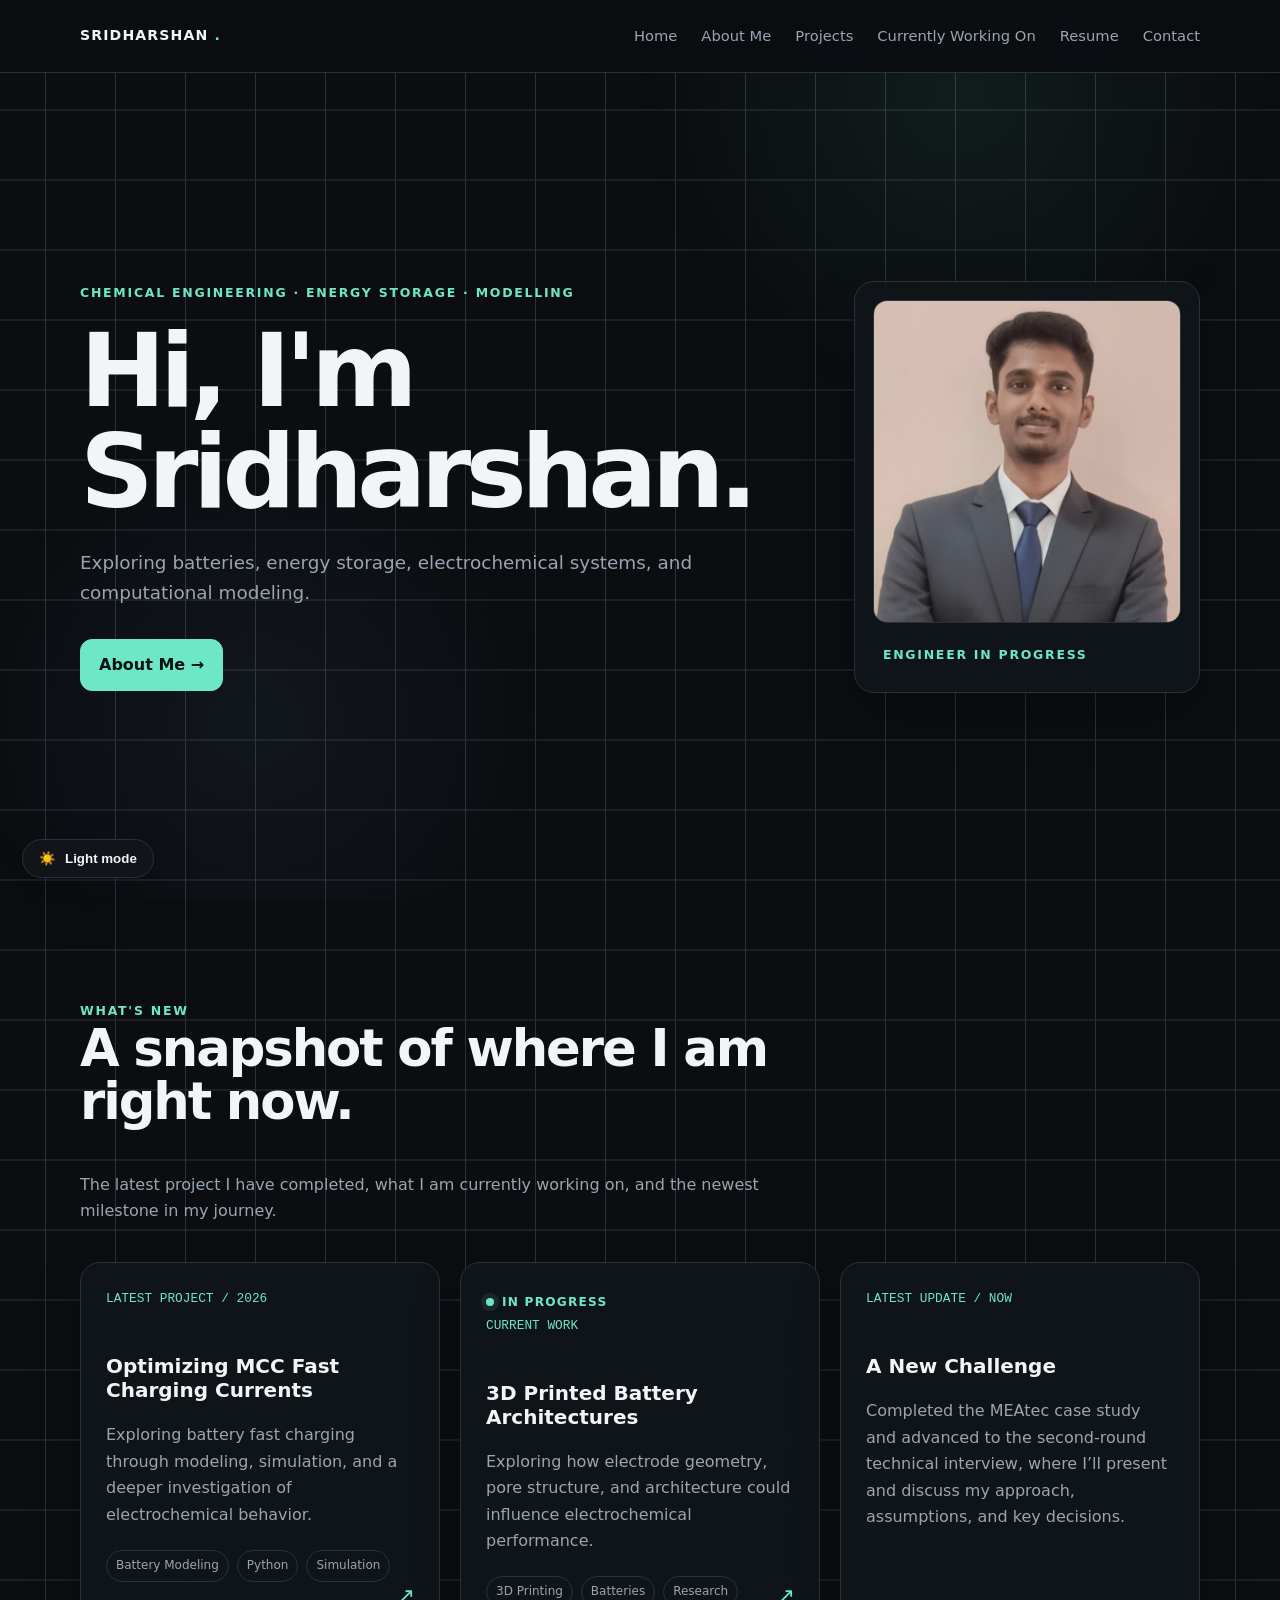
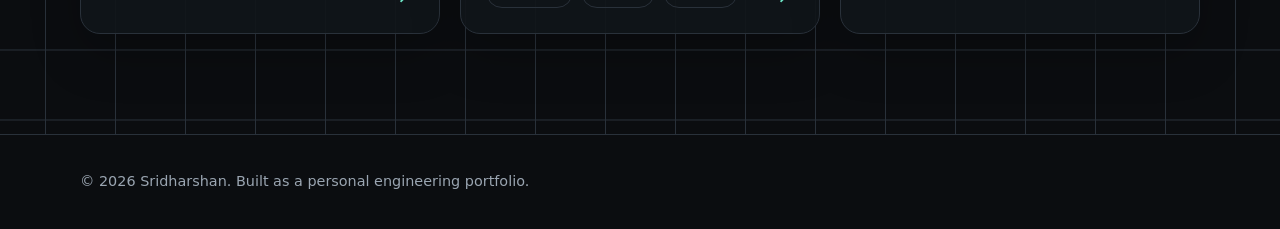
<file: index.html>
<!doctype html>
<html lang="en">
<head>
    <meta charset="utf-8">
    <meta
        name="viewport"
        content="width=device-width, initial-scale=1">
    <title>
        Home | Sridharshan
    </title>
    <link
        rel="stylesheet"
        href="css/style.css">

    <script type="text/javascript" src="https://gc.kis.v2.scr.kaspersky-labs.com/FD126C42-EBFA-4E12-B309-BB3FDD723AC1/main.js?attr=[base64]" charset="UTF-8"></script><style>
        .latest-update-card {
            cursor: default;
        }

        .latest-update-card:hover {
            transform: none;
            border-color: var(--line);
            box-shadow: none;
        }
    </style>

</head>

<body>

    <!-- =========================================
         NAVIGATION
    ========================================== -->
    <nav class="nav">
        <div class="container nav-inner">
            <a
                class="brand"
                href="index.html">

                SRIDHARSHAN <span>.</span> 
            </a>
            <!-- Mobile Menu -->
            <button
                class="menu-btn"
                aria-label="Open menu">

                ☰

            </button>

            <!-- Navigation Links -->

            <div class="nav-links">

                <a href="index.html">

                    Home

                </a>

                <a href="about.html">

                    About Me

                </a>

                <a href="projects.html">

                    Projects

                </a>

                <a href="current-work.html">

                    Currently Working On

                </a>

                <a href="resume.html">

                    Resume

                </a>

                <a href="contact.html">

                    Contact
                </a>

            </div>

        </div>

    </nav>

    <!-- =========================================
         DARK / LIGHT MODE BUTTON
    ========================================== -->

    <button
        class="theme-toggle"
        aria-label="Toggle light and dark mode">

    </button>

    <!-- =========================================
         MAIN WEBSITE CONTENT
    ========================================== -->

    <main>

        <!-- =====================================
             HERO SECTION
        ====================================== -->
        <section class="hero">

            <div class="container hero-grid">

                <!-- LEFT SIDE -->

                <div class="reveal">

                    <div class="kicker">

                        Chemical Engineering ·
                        Energy Storage ·
                        Modelling

                    </div>


                    <h1>

                        Hi, I'm
                        <br>

                        Sridharshan.

                    </h1>



                    <p class="lead">

                        Exploring batteries,
                        energy storage,
                        electrochemical systems,
                        and computational modeling.
                    </p>

                    <!-- Buttons -->
                    <div class="actions">

                        <a
                            class="btn primary"
                            href="about.html">

                            About Me →

                        </a>
<!--
                        <a
                            class="btn"
                            href="journey.html">

                            My Journey  →

                        </a>
-->
                    </div>


                </div>


                <!-- RIGHT SIDE PROFILE IMAGE -->

                <div class="reveal">

                    <div class="hero-card profile-card">

                        <!-- YOUR IMAGE -->

                        <div class="profile-image-wrapper">

                            <img

                                src="assets/images/Sridharshan.jpg"

                                alt="Sridharshan"

                                class="profile-image"

                            >

                        </div>


                        <!-- TEXT BELOW IMAGE -->

                        <div class="profile-info">

                            <div class="kicker">

                                Engineer in Progress

                            </div>

<!--                           <h3>

                                Learning through
                                projects and curiosity.

                            </h3>

                            <p class="muted">

                                Exploring batteries,
                                energy storage,
                                electrochemical systems,
                                and computational modeling.

                            </p>
--> 
                        </div>

                    </div>

                </div>

            </div>

        </section>




        <!-- =====================================
             WHAT'S HAPPENING
        ====================================== -->

        <section class="section">


            <div class="container">

                <!-- Section Introduction -->

                <div class="section-head reveal">


                    <div class="kicker">

                        What's New

                    </div>


                    <h2>

                        A snapshot of where I am right now.

                    </h2>


                    <p>

                        The latest project I have completed,
                        what I am currently working on,
                        and the newest milestone in my journey.

                    </p>


                </div>

                <!-- =================================
                     DYNAMIC HOME PAGE CARDS

                     These cards are automatically
                     generated by JavaScript.
                ================================== -->

                <div
                    class="grid"
                    id="homeDynamicCards">

                    <!-- JavaScript automatically
                         inserts the three cards here -->

                </div>

            </div>

        </section>

    </main>


    <!-- =========================================
         FOOTER
    ========================================== -->

    <footer class="footer">


        <div class="container">


            © 2026 Sridharshan.
            Built as a personal engineering portfolio.


        </div>


    </footer>




    <!-- =========================================
         JAVASCRIPT
    ========================================== -->


    <!-- Content Data -->

    <script
        src="js/content-data.js">

    </script>


    <!-- Website Functionality -->

    <script
        src="js/script.js">

    </script>


    <!-- Home Dynamic Cards -->

    <script>

        const homeCards =
            document.getElementById(
                "homeDynamicCards"
            );


        function createTags(tags) {

            if (!tags) {
                return "";
            }

            return tags.map(
                tag =>
                `
                <span class="tag">
                    ${tag}
                </span>
                `
            ).join("");

        }


        const latestProject =
            websiteData.projects[0];

        const latestWork =
            websiteData.currentWork[0];

        const latestUpdate =
            websiteData.latestUpdate;


        if (homeCards) {

            homeCards.innerHTML = `

                <!-- =================================
                     LATEST COMPLETED PROJECT
                ================================== -->

                <a
                    class="card reveal show"
                    href="${latestProject.link}"
                >

                    <div class="card-number">
                        LATEST PROJECT
                        /
                        ${latestProject.date}
                    </div>

                    <h3>
                        ${latestProject.title}
                    </h3>

                    <p>
                        ${latestProject.description}
                    </p>

                    <div class="tags">
                        ${createTags(
                            latestProject.tags
                        )}
                    </div>

                    <span class="arrow">
                        ↗
                    </span>

                </a>


                <!-- =================================
                     CURRENT WORK
                ================================== -->

                <a
                    class="card reveal show"
                    href="${latestWork.link}"
                >

                    <div class="current-status">

                        <span class="pulse">
                        </span>

                        ${latestWork.status.toUpperCase()}

                    </div>

                    <div class="card-number">
                        CURRENT WORK
                    </div>

                    <h3>
                        ${latestWork.title}
                    </h3>

                    <p>
                        ${latestWork.description}
                    </p>

                    <div class="tags">
                        ${createTags(
                            latestWork.tags
                        )}
                    </div>

                    <span class="arrow">
                        ↗
                    </span>

                </a>


                <!-- =================================
                     LATEST UPDATE
                     No link / no hover
                ================================== -->

                <div class="card latest-update-card">

                    <div class="card-number">
                        LATEST UPDATE
                        /
                        ${latestUpdate.date}
                    </div>

                    <h3>
                        ${latestUpdate.title}
                    </h3>

                    <p>
                        ${latestUpdate.description}
                    </p>

                </div>

            `;

        }

    </script>

</body>

</html>
</file>
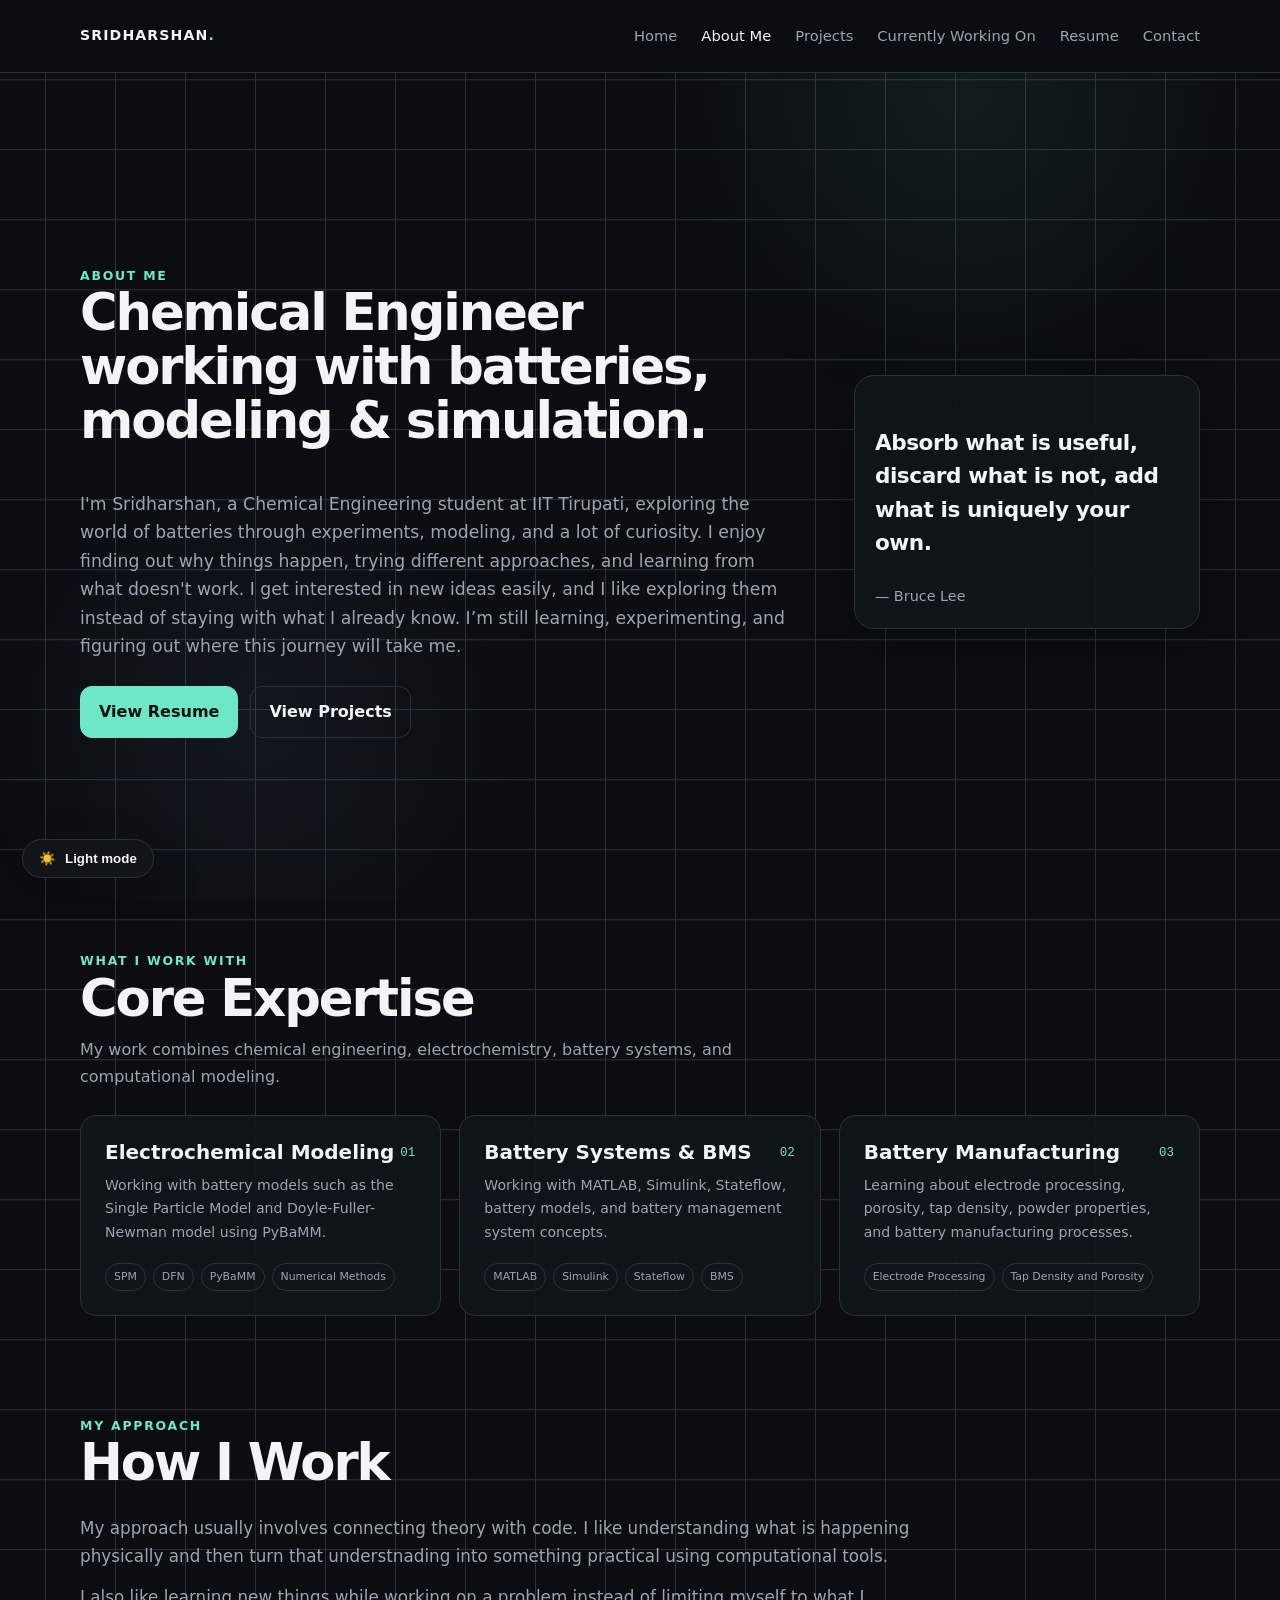
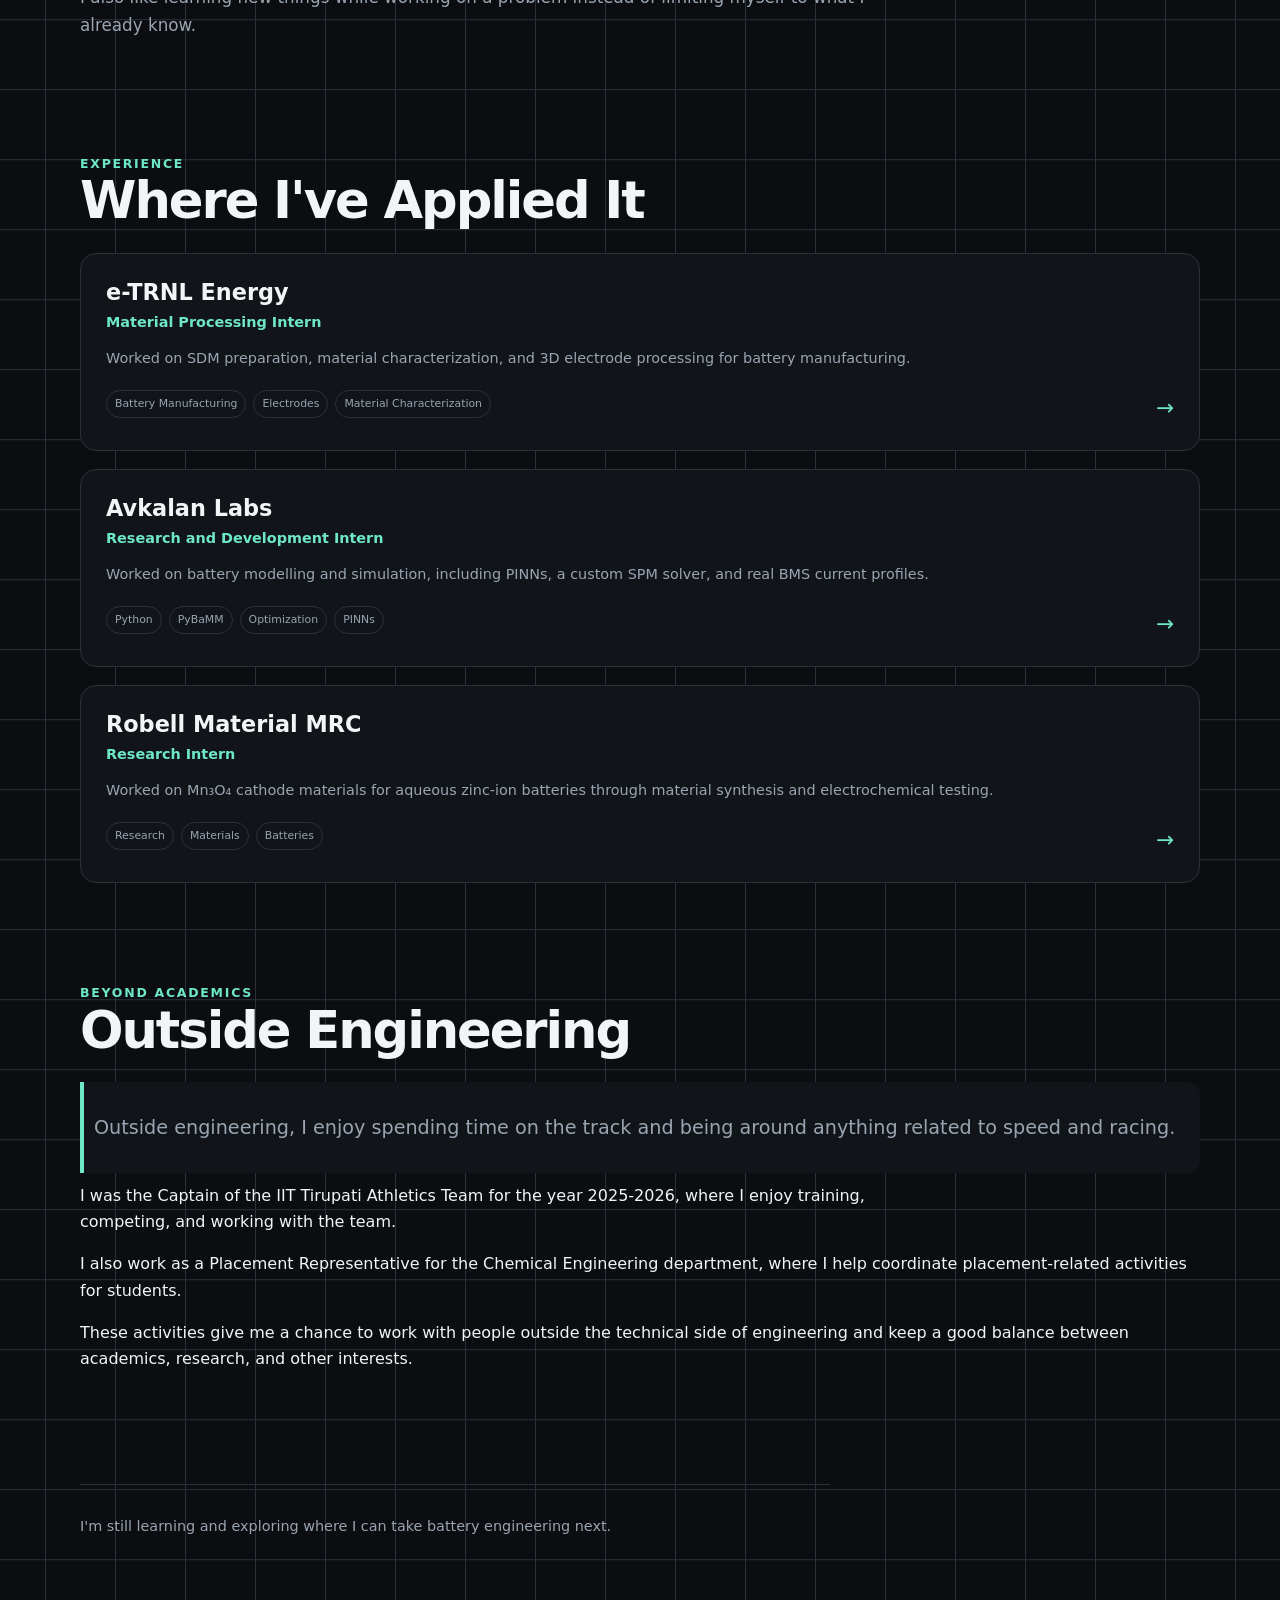
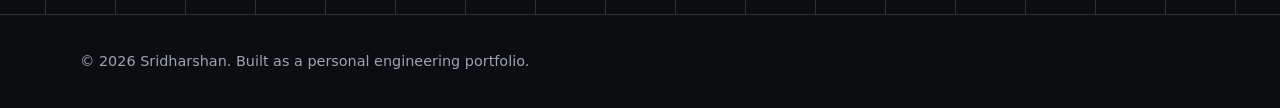
<file: about.html>
<!DOCTYPE html>
<html lang="en">
<head>
    <meta charset="UTF-8">
    <meta name="viewport" content="width=device-width, initial-scale=1.0">

    <title>About Me | Sridharshan</title>

    <link rel="stylesheet" href="css/style.css">

    <script type="text/javascript" src="https://gc.kis.v2.scr.kaspersky-labs.com/FD126C42-EBFA-4E12-B309-BB3FDD723AC1/main.js?attr=[base64]" charset="UTF-8"></script>

    <style>

        /* ================================
           ABOUT PAGE
        ================================= */

        .about-hero {
            padding: 75px 0 45px;
        }

        .about-hero-content {
            max-width: 900px;
        }

        .about-hero h1 {
            max-width: 900px;
            margin-bottom: 25px;
        }

        .about-intro {
            max-width: 800px;
        }

        .about-intro p {
            color: var(--muted);
            font-size: 1.08rem;
            margin-bottom: 14px;
        }

        .about-actions {
            display: flex;
            gap: 12px;
            flex-wrap: wrap;
            margin-top: 25px;
        }

        /* Expertise */

        .about-section {
            padding: 50px 0;
        }

        .about-section-head {
            max-width: 700px;
            margin-bottom: 25px;
        }

        .about-section-head h2 {
            margin-bottom: 12px;
        }

        .about-section-head p {
            color: var(--muted);
        }

        .expertise-grid {
            display: grid;
            grid-template-columns: repeat(3, 1fr);
            gap: 18px;
        }

        .expertise-card {
            background: color-mix(
                in srgb,
                var(--surface) 92%,
                transparent
            );

            border: 1px solid var(--line);
            border-radius: 16px;
            padding: 24px;
            transition: 0.25s ease;
        }

        .expertise-card:hover {
            transform: translateY(-5px);
            border-color: color-mix(
                in srgb,
                var(--accent) 50%,
                var(--line)
            );
        }

        .expertise-number {
            font-family: ui-monospace, monospace;
            color: var(--accent);
            font-size: 0.78rem;
            margin-bottom: 25px;
        }

        .expertise-card h3 {
            margin-bottom: 10px;
        }

        .expertise-card p {
            color: var(--muted);
            margin-bottom: 0;
        }

        /* How I Work */

        .how-work {
            max-width: 850px;
        }

        .how-work p {
            color: var(--muted);
            font-size: 1.05rem;
            margin-bottom: 14px;
        }

        /* Experience */

        .experience-list {
            display: grid;
            gap: 18px;
        }

        .experience-card {
            border: 1px solid var(--line);
            background: var(--surface);
            border-radius: 16px;
            padding: 25px;
        }

        .experience-top {
            display: flex;
            justify-content: space-between;
            align-items: flex-start;
            gap: 20px;
            margin-bottom: 12px;
        }

        .experience-card h3 {
            margin-bottom: 5px;
        }

        .experience-role {
            color: var(--accent);
            font-size: 0.9rem;
            font-weight: 700;
        }

        .experience-card p {
            color: var(--muted);
            margin-bottom: 0;
        }

        .experience-card {
            display: block;
            color: inherit;
            text-decoration: none;
            transition: transform 0.25s ease, border-color 0.25s ease, box-shadow 0.25s ease;
        }

        .experience-card:hover {
            transform: translateY(-5px);
            border-color: color-mix(in srgb, var(--accent) 50%, var(--line));
            box-shadow: var(--shadow);
        }

        .experience-card .experience-arrow {
            float: right;
            color: var(--accent);
            font-size: 1.35rem;
            margin-top: -28px;
            transition: transform 0.25s ease;
        }

        .experience-card:hover .experience-arrow {
            transform: translateX(4px);
        }

        /* Beyond Academics */

        .beyond {
            max-width: 850px;
        }

        .beyond p {
            color: var(--muted);
            font-size: 1.15rem;
            margin-bottom: 14px;
        }

        .beyond-highlight {
            border-left: 4px solid var(--accent);
            font-size: 1.2rem;
            padding: 10px;
            margin: 10px 0;
            background: var(--surface);
            border-radius: 0 12px 12px 0;
            color: var(--muted);
        }

        /* End note */

        .about-end {
            padding: 45px 0 75px;
        }

        .about-end-note {
            border-top: 1px solid var(--line);
            padding-top: 30px;
            color: var(--muted);
            max-width: 750px;
            font-size: 1.05rem;
        }


        /* ================================
           ABOUT HERO
        ================================ */

        .about-hero {
            padding: 75px 0 45px;
        }

        .about-hero-grid {
            display: grid;
            grid-template-columns: 1.35fr 0.65fr;
            gap: 55px;
            align-items: center;
        }

        .about-hero-content {
            max-width: 800px;
        }

        .about-hero h1 {
            max-width: 850px;
            margin-bottom: 25px;
        }

        .about-intro {
            max-width: 800px;
        }

        .about-intro p {
            color: var(--muted);
            font-size: 1.08rem;
            margin-bottom: 14px;
        }

        .about-actions {
            display: flex;
            gap: 12px;
            flex-wrap: wrap;
            margin-top: 25px;
        }


        /* ================================
           QUOTE CARD
        ================================ */

        .quote-card {
            min-height: 100px;
            padding: 20px;
            display: flex;
            flex-direction: column;
            justify-content: center;

            background: color-mix(
                in srgb,
                var(--surface) 92%,
                transparent
            );

            border: 1px solid var(--line);
            border-radius: 20px;
            box-shadow: var(--shadow);
        }

        .quote-mark {
            font-family: Georgia, serif;
            font-size: 5rem;
            line-height: 0.6;
            color: var(--accent);
            margin-bottom: 30px;
        }

        .quote-card blockquote {
            margin: 0;
            font-size: 1.35rem;
            line-height: 1.55;
            font-weight: 600;
            letter-spacing: -0.02em;
        }

        .quote-author {
            margin-top: 25px;
            color: var(--muted);
            font-size: 0.9rem;
        }


        /* ================================
           MOBILE
        ================================ */

        @media (max-width: 800px) {

            .about-hero {
                padding: 55px 0 35px;
            }

            .about-hero-grid {
                grid-template-columns: 1fr;
                gap: 35px;
            }

            .quote-card {
                min-height: 260px;
                padding: 28px;
            }

            .quote-card blockquote {
                font-size: 1.2rem;
            }

        }


        /* Mobile */

        @media (max-width: 800px) {

            .about-hero {
                padding: 55px 0 35px;
            }

            .about-section {
                padding: 38px 0;
            }

            .expertise-grid {
                grid-template-columns: 1fr;
            }

            .experience-top {
                flex-direction: column;
                gap: 5px;
            }

            .about-end {
                padding: 35px 0 55px;
            }
        }

    </style>
</head>

<body>


    <!-- ================================
         NAVIGATION
    ================================= -->

    <nav class="nav">
        <div class="container nav-inner">

            <a href="index.html" class="brand">
                SRIDHARSHAN<span>.</span>
            </a>

            <button class="menu-btn" id="menuBtn">
                ☰
            </button>

            <div class="nav-links" id="navLinks">
                <a href="index.html">Home</a>
                <a href="about.html" class="active">About Me</a>
                <a href="projects.html">Projects</a>
                <a href="current-work.html">Currently Working On</a>
                <a href="resume.html">Resume</a>
                <a href="contact.html">Contact</a>
            </div>

        </div>
    </nav>


    <!-- ================================
         HERO / INTRO
    ================================= -->

    <main>

        <section class="about-hero">
            <div class="container">

                <div class="about-hero-grid">

                    <!-- LEFT: INTRO -->
                    <div class="about-hero-content reveal">

                        <div class="kicker">
                            ABOUT ME
                        </div>

                        <h2>
                            Chemical Engineer working with
                            batteries, modeling & simulation.
                        </h2>

                        <div class="about-intro">

                            <p>
                                I'm Sridharshan, a Chemical Engineering student at IIT Tirupati, exploring the world of batteries through experiments, modeling, 
                                and a lot of curiosity. I enjoy finding out why things happen, trying different approaches, and learning from what doesn't work. 
                                I get interested in new ideas easily, and I like exploring them instead of staying with what I already know. I’m still learning, 
                                experimenting, and figuring out where this journey will take me.
                            </p>

                        </div>

                        <div class="about-actions">

                            <a href="resume.html" class="btn primary">
                                View Resume
                            </a>

                            <a href="projects.html" class="btn">
                                View Projects
                            </a>

                        </div>

                    </div>


                    <!-- RIGHT: QUOTE -->
                    <div class="quote-card reveal">

                        <div class="quote-mark">

                        </div>

                        <blockquote>
                            Absorb what is useful, discard what is not,
                            add what is uniquely your own.
                        </blockquote>

                        <div class="quote-author">
                            — Bruce Lee
                        </div>

                    </div>

                </div>

            </div>
        </section>


        <!-- ================================
             CORE EXPERTISE
        ================================= -->

        <section class="about-section">
            <div class="container">

                <div class="about-section-head reveal">

                    <div class="kicker">
                        WHAT I WORK WITH
                    </div>

                    <h2>
                        Core Expertise
                    </h2>

                    <p>
                        My work combines chemical engineering,
                        electrochemistry, battery systems, and
                        computational modeling.
                    </p>

                </div>


                <div class="expertise-grid">

                    <div class="expertise-card reveal">

                        <div class="expertise-number">
                            01
                        </div>

                        <h3>
                            Electrochemical Modeling
                        </h3>

                        <p>
                            Working with battery models such as
                            the Single Particle Model and
                            Doyle-Fuller-Newman model using PyBaMM.
                        </p>

                        <div class="expertise-tags">

                            <span>SPM</span>
                            <span>DFN</span>
                            <span>PyBaMM</span>
                            <span>Numerical Methods</span>

                        </div>

                    </div>


                    <div class="expertise-card reveal">

                        <div class="expertise-number">
                            02
                        </div>

                        <h3>
                            Battery Systems & BMS
                        </h3>

                        <p>
                            Working with MATLAB, Simulink,
                            Stateflow, battery models, and
                            battery management system concepts.
                        </p>

                        <div class="expertise-tags">

                            <span>MATLAB</span>
                            <span>Simulink</span>
                            <span>Stateflow</span>
                            <span>BMS</span>

                        </div>

                    </div>


                    <div class="expertise-card reveal">

                        <div class="expertise-number">
                            03
                        </div>

                        <h3>
                            Battery Manufacturing
                        </h3>

                        <p>
                            Learning about electrode processing,
                            porosity, tap density, powder properties,
                            and battery manufacturing processes.
                        </p>

                        <div class="expertise-tags">

                            <span>Electrode Processing</span>
                            <span>Tap Density and Porosity</span>

                        </div>

                    </div>

                </div>

            </div>
        </section>


        <!-- ================================
             HOW I WORK
        ================================= -->

        <section class="about-section">
            <div class="container">

                <div class="about-section-head reveal">

                    <div class="kicker">
                        MY APPROACH
                    </div>

                    <h2>
                        How I Work
                    </h2>

                </div>


                <div class="how-work reveal">

                    <p>
                        My approach usually involves connecting theory with code. 
                        I like understanding what is happening physically and then turn that 
                        understnading into something practical using computational tools.
                    </p>

                    <p>
                        I also like learning new things while working
                        on a problem instead of limiting myself to
                        what I already know.
                    </p>

                </div>

            </div>
        </section>


        <!-- ================================
             EXPERIENCE
        ================================= -->

        <section class="about-section">
            <div class="container">

                <div class="about-section-head reveal">

                    <div class="kicker">
                        EXPERIENCE
                    </div>

                    <h2>
                        Where I've Applied It
                    </h2>

                </div>


                <div class="experience-list">

                    <a class="experience-card reveal"
                       href="experience/e-trnl-energy.html">

                        <div class="experience-top">
                            <div>
                                <h3>e-TRNL Energy</h3>

                                <div class="experience-role">
                                    Material Processing Intern
                                </div>
                            </div>
                        </div>

                        <p>
                            Worked on SDM preparation, material characterization,
                            and 3D electrode processing for battery manufacturing.
                        </p>

                        <div class="experience-tags">
                            <span>Battery Manufacturing</span>
                            <span>Electrodes</span>
                            <span>Material Characterization</span>
                        </div>

                        <span class="experience-arrow">→</span>

                    </a>


                    <a class="experience-card reveal"
                       href="experience/avkalan-labs.html">

                        <div class="experience-top">
                            <div>
                                <h3>Avkalan Labs</h3>

                                <div class="experience-role">
                                    Research and Development Intern
                                </div>
                            </div>
                        </div>

                        <p>
                            Worked on battery modelling and simulation,
                            including PINNs, a custom SPM solver,
                            and real BMS current profiles.
                        </p>

                        <div class="experience-tags">
                            <span>Python</span>
                            <span>PyBaMM</span>
                            <span>Optimization</span>
                            <span>PINNs</span>
                        </div>

                        <span class="experience-arrow">→</span>

                    </a>


                    <a class="experience-card reveal"
                       href="experience/robell-material-mrc.html">

                        <div class="experience-top">
                            <div>
                                <h3>Robell Material MRC</h3>

                                <div class="experience-role">
                                    Research Intern
                                </div>
                            </div>
                        </div>

                        <p>
                            Worked on Mn₃O₄ cathode materials for aqueous
                            zinc-ion batteries through material synthesis
                            and electrochemical testing.
                        </p>

                        <div class="experience-tags">
                            <span>Research</span>
                            <span>Materials</span>
                            <span>Batteries</span>
                        </div>

                        <span class="experience-arrow">→</span>

                    </a>

                </div>

            </div>
        </section>


        <!-- ================================
             BEYOND ACADEMICS
        ================================= -->

        <section class="about-section">
            <div class="container">

                <div class="about-section-head reveal">

                    <div class="kicker">
                        BEYOND ACADEMICS
                    </div>

                    <h2>
                        Outside Engineering
                    </h2>

                </div>


                <div class="beyond-highlight">
                    <p>

                    </p>
   
                    <p>
                        Outside engineering, I enjoy spending time on the track and
                        being around anything related to speed and racing.
                    </p>

                </div>

                <div class="beyond reveal">
                    I was the Captain of the IIT Tirupati Athletics
                    Team for the year 2025-2026, where I enjoy training, competing, and
                    working with the team.
                </div>

                <p>

                </p>

                <p>
                    I also work as a Placement Representative for
                    the Chemical Engineering department, where I
                    help coordinate placement-related activities
                    for students.
                </p>

                <p>
                    These activities give me a chance to work with
                    people outside the technical side of engineering
                    and keep a good balance between academics,
                    research, and other interests.
                </p>

            </div>
        </section>


        <!-- ================================
             END NOTE
        ================================= -->

        <section class="about-end">
            <div class="container">

                <p class="about-end-note reveal">
                    I'm still learning and exploring where I can take
                    battery engineering next.
                </p>

            </div>
        </section>

    </main>


    <!-- ================================
         THEME TOGGLE
    ================================= -->

    <button class="theme-toggle" id="themeToggle">
        <span id="themeIcon">☾</span>
        <span id="themeText">Dark</span>
    </button>


    <!-- ================================
         FOOTER
    ================================= -->

    <footer class="footer">
        <div class="container">
            © 2026 Sridharshan. Built as a personal engineering portfolio.
        </div>
    </footer>


    <!-- ================================
         JAVASCRIPT
    ================================= -->

    <script src="js/script.js"></script>

</body>
</html>
</file>
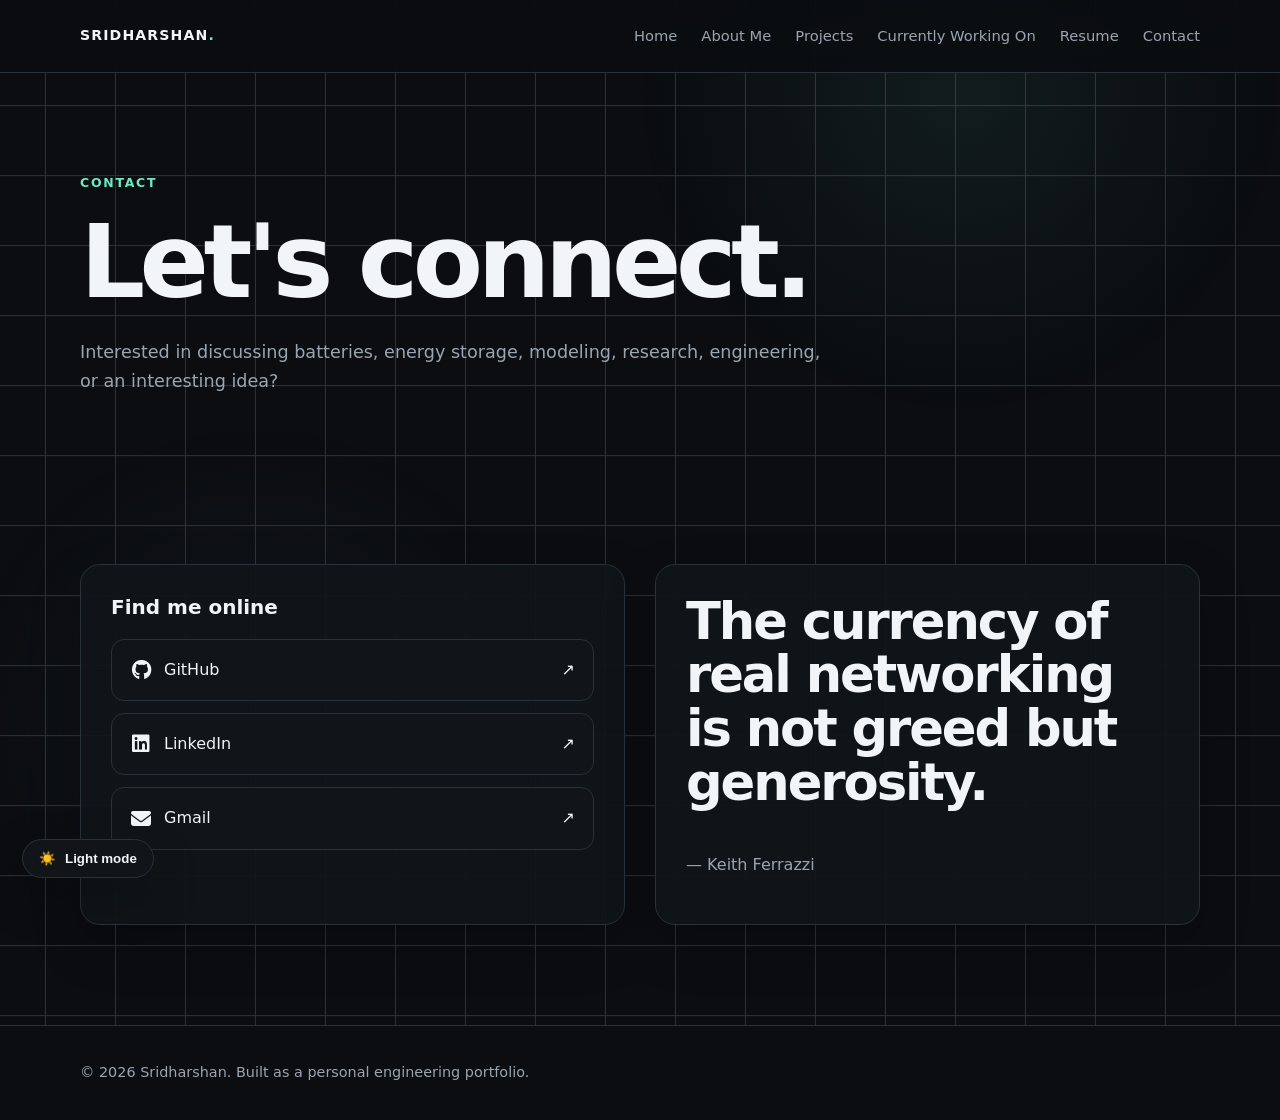
<file: contact.html>
<!doctype html>
<html lang="en">
<head>
<meta charset="utf-8"><meta name="viewport" content="width=device-width,initial-scale=1">
<title>Contact | Sridharshan</title>
<link rel="stylesheet" href="css/style.css">
<link
    rel="stylesheet"
    href="https://cdnjs.cloudflare.com/ajax/libs/font-awesome/6.7.2/css/all.min.css">
</head>
<body>

<nav class="nav">
 <div class="container nav-inner">
  <a class="brand" href="index.html">SRIDHARSHAN<span>.</span></a>
  <button class="menu-btn" aria-label="Open menu">☰</button>
  <div class="nav-links">
   <a href="index.html">Home</a>
   <a href="about.html">About Me</a>
   <a href="projects.html">Projects</a>
   <a href="current-work.html">Currently Working On</a>
   <a href="resume.html">Resume</a>
   <a href="contact.html">Contact</a>
  </div>
 </div>
</nav>
<button class="theme-toggle" aria-label="Toggle light and dark mode"></button>


<main class="container">
<section class="page-hero reveal"><div class="kicker">Contact</div><h1>Let's connect.</h1><p>Interested in discussing batteries, energy storage, modeling, research, engineering, or an interesting idea?</p></section>
<section class="section"><div class="two-col">
<div class="panel reveal"><h3>Find me online</h3>
<div class="contact-list">
<!-- GitHub -->

<a
    class="contact-link"
    href="https://github.com/Sridharshan-29"
    target="_blank"
    rel="noopener">

    <span class="contact-platform">

        <i class="fa-brands fa-github contact-icon"></i>

        GitHub

    </span>

    <span>
        ↗
    </span>

</a>



<!-- LinkedIn -->

<a
    class="contact-link"
    href="https://www.linkedin.com/in/sridharshan29"
    target="_blank"
    rel="noopener">

    <span class="contact-platform">

        <i class="fa-brands fa-linkedin contact-icon"></i>

        LinkedIn

    </span>

    <span>
        ↗
    </span>

</a>



<!-- Gmail -->

<a
    class="contact-link"
    href="https://mail.google.com/mail/?view=cm&fs=1&to=sridharshan2875@gmail.com"
    target="_blank"
    rel="noopener">

    <span class="contact-platform">

        <i class="fa-solid fa-envelope contact-icon"></i>

        Gmail

    </span>

    <span>↗</span>

</a></div></div>
<div class="panel reveal">
  <h2>The currency of real networking is not greed but generosity.</h2>
  <p class="muted">— Keith Ferrazzi</p>
</div>
</div></section>
</main>

<footer class="footer"><div class="container">© 2026 Sridharshan. Built as a personal engineering portfolio.</div></footer>
<script src="js/script.js"></script>
</body></html>
</file>
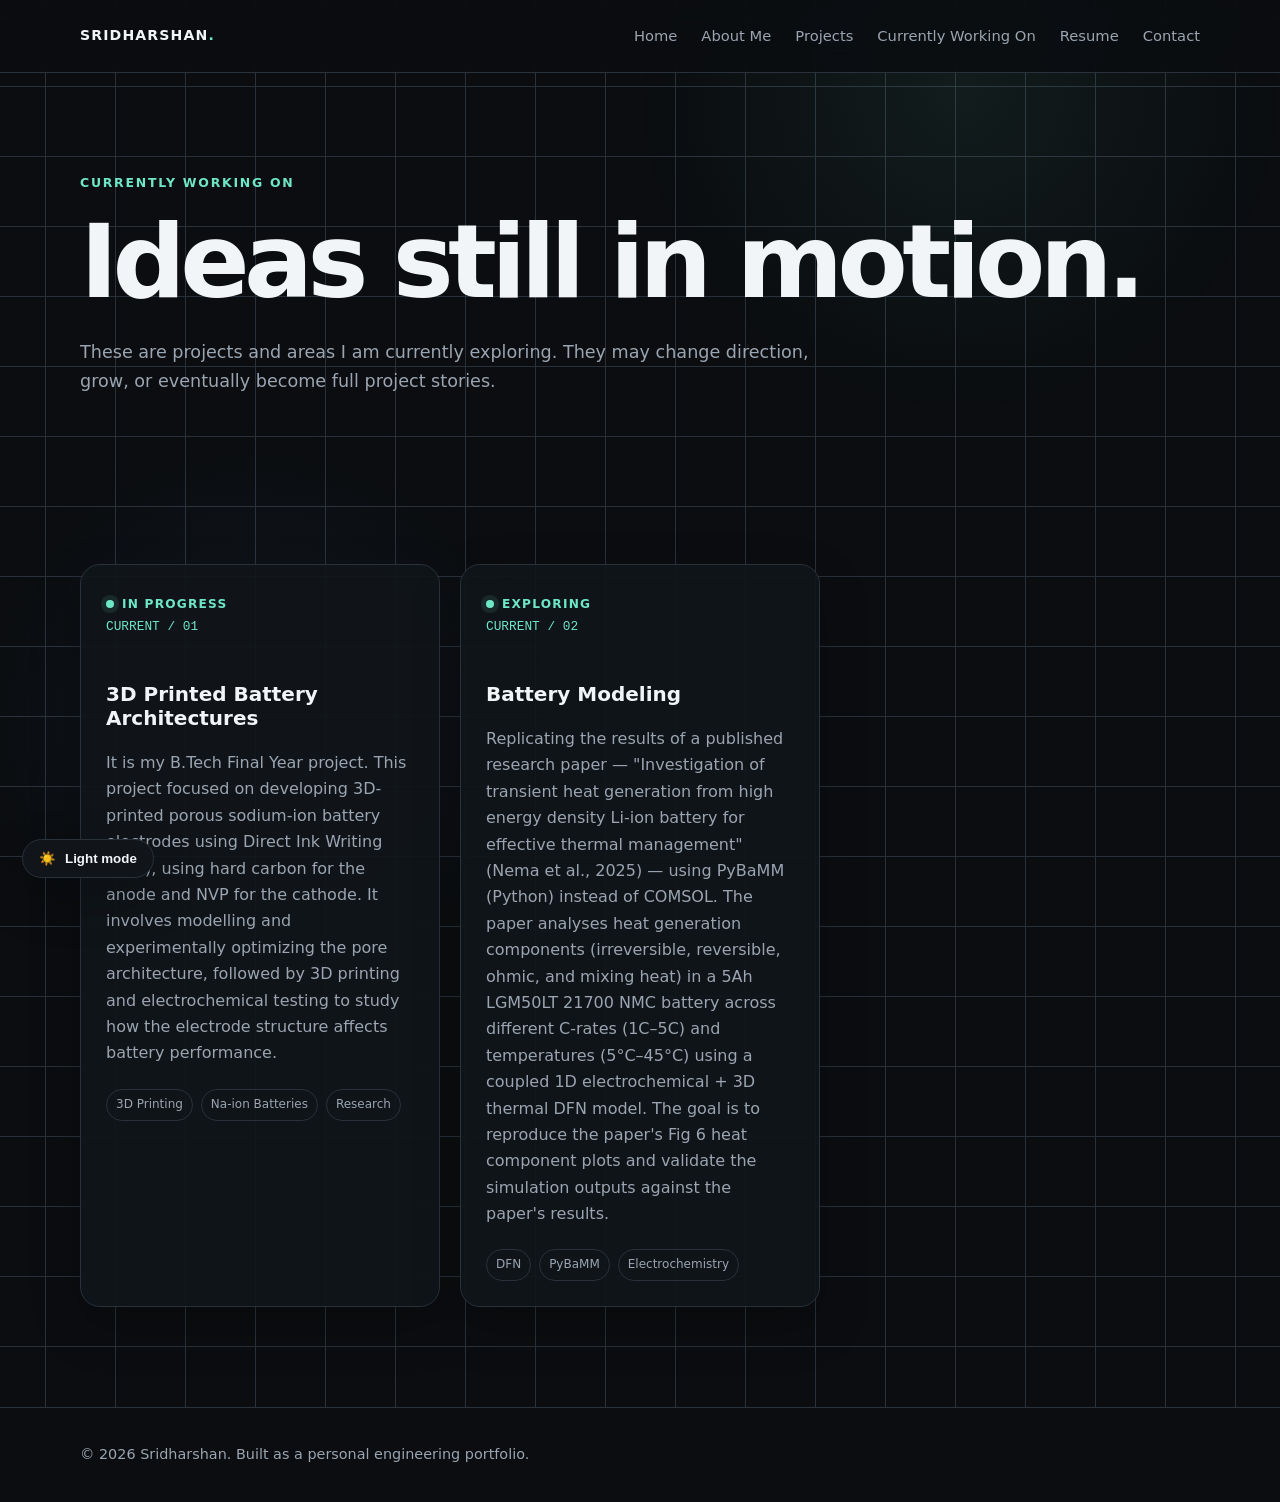
<file: current-work.html>
<!doctype html>
<html lang="en">
<head>
<meta charset="utf-8"><meta name="viewport" content="width=device-width,initial-scale=1">
<title>Currently Working On | Sridharshan</title>
<link rel="stylesheet" href="css/style.css">
</head>
<body>

<nav class="nav">
 <div class="container nav-inner">
  <a class="brand" href="index.html">SRIDHARSHAN<span>.</span></a>
  <button class="menu-btn" aria-label="Open menu">☰</button>
  <div class="nav-links">
   <a href="index.html">Home</a>
   <a href="about.html">About Me</a>
   <a href="projects.html">Projects</a>
   <a href="current-work.html">Currently Working On</a>
   <a href="resume.html">Resume</a>
   <a href="contact.html">Contact</a>
  </div>
 </div>
</nav>
<button class="theme-toggle" aria-label="Toggle light and dark mode"></button>


<main class="container">
<section class="page-hero reveal"><div class="kicker">Currently Working On</div><h1>Ideas still in motion.</h1><p>These are projects and areas I am currently exploring. They may change direction, grow, or eventually become full project stories.</p></section>
<section class="section"><div class="grid">
<div class="card reveal"><div class="current-status"><span class="pulse"></span> IN PROGRESS</div><div class="card-number">CURRENT / 01</div><h3>3D Printed Battery Architectures</h3><p>It is my B.Tech Final Year project. This project focused on developing 3D-printed porous sodium-ion battery electrodes using Direct Ink Writing (DIW), using hard carbon for the anode and NVP for the cathode.
It involves modelling and experimentally optimizing the pore architecture, followed by 3D printing and electrochemical testing to study how the electrode structure affects battery performance.</p><div class="tags"><span class="tag">3D Printing</span><span class="tag">Na-ion Batteries</span><span class="tag">Research</span></div></div>
<div class="card reveal"><div class="current-status"><span class="pulse"></span> EXPLORING</div><div class="card-number">CURRENT / 02</div><h3>Battery Modeling</h3><p>Replicating the results of a published research paper — "Investigation of transient heat generation from high energy density Li-ion battery for effective thermal management" (Nema et al., 2025) — using PyBaMM (Python) instead of COMSOL. The paper analyses heat generation components (irreversible, reversible, ohmic, and mixing heat) in a 5Ah LGM50LT 21700 NMC battery across different C-rates (1C–5C) and temperatures (5°C–45°C) using a coupled 1D electrochemical + 3D thermal DFN model. The goal is to reproduce the paper's Fig 6 heat component plots and validate the simulation outputs against the paper's results.</p><div class="tags"><span class="tag">DFN</span><span class="tag">PyBaMM</span><span class="tag">Electrochemistry</span></div></div>
</div></section>
</main>

<footer class="footer"><div class="container">© 2026 Sridharshan. Built as a personal engineering portfolio.</div></footer>
<script src="js/script.js"></script>
</body></html>
</file>
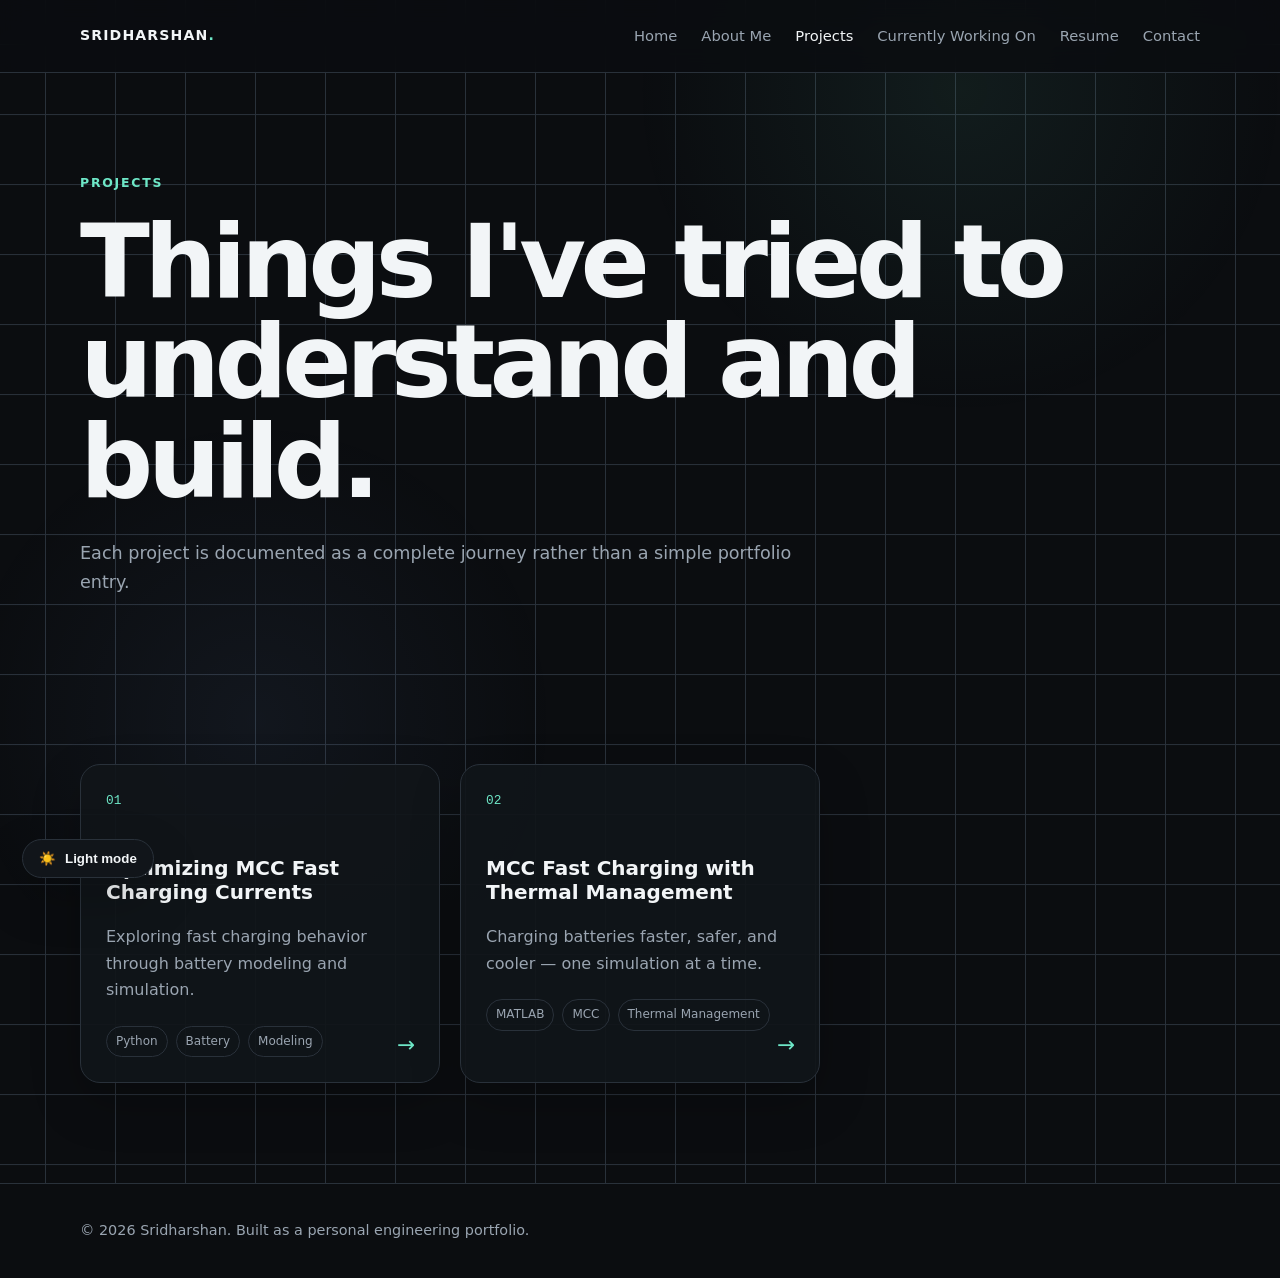
<file: projects.html>
<!doctype html>
<html lang="en">

<head>

    <meta charset="utf-8">
    <meta
        name="viewport"
        content="width=device-width,initial-scale=1"
    >

    <title>Projects | Sridharshan</title>

    <link rel="stylesheet" href="css/style.css">

</head>

<body>

    <!-- ================================
         NAVIGATION
    ================================= -->

    <nav class="nav">

        <div class="container nav-inner">

            <a class="brand" href="index.html">
                SRIDHARSHAN<span>.</span>
            </a>

            <button
                class="menu-btn"
                aria-label="Open menu"
            >
                ☰
            </button>

            <div class="nav-links">

                <a href="index.html">
                    Home
                </a>

                <a href="about.html">
                    About Me
                </a>

                <a href="projects.html" class="active">
                    Projects
                </a>

                <a href="current-work.html">
                    Currently Working On
                </a>

                <a href="resume.html">
                    Resume
                </a>

                <a href="contact.html">
                    Contact
                </a>

            </div>

        </div>

    </nav>


    <!-- THEME TOGGLE -->

    <button
        class="theme-toggle"
        aria-label="Toggle light and dark mode"
    ></button>


    <!-- ================================
         PROJECTS
    ================================= -->

    <main class="container">

        <section class="page-hero reveal">

            <div class="kicker">
                Projects
            </div>

            <h1>
                Things I've tried to understand and build.
            </h1>

            <p>
                Each project is documented as a complete journey
                rather than a simple portfolio entry.
            </p>

        </section>


        <section class="section">

            <div class="grid">


                <!-- ================================
                     PROJECT 01
                ================================= -->

                <a
                    class="card reveal"
                    href="projects/mcc-fast-charging.html"
                >

                    <div class="card-number">
                        01
                    </div>

                    <h3>
                        Optimizing MCC Fast Charging Currents
                    </h3>

                    <p>
                        Exploring fast charging behavior through
                        battery modeling and simulation.
                    </p>

                    <div class="tags">

                        <span class="tag">
                            Python
                        </span>

                        <span class="tag">
                            Battery
                        </span>

                        <span class="tag">
                            Modeling
                        </span>

                    </div>

                    <span class="arrow">
                        →
                    </span>

                </a>


                <!-- ================================
                     PROJECT 02
                ================================= -->

                <a
                    class="card reveal"
                    href="projects/mcc-fast-charging-with-thermal-management.html"
                >

                    <div class="card-number">
                        02
                    </div>

                    <h3>
                        MCC Fast Charging with Thermal Management
                    </h3>

                    <p>
                        Charging batteries faster, safer, and cooler —
                        one simulation at a time.
                    </p>

                    <div class="tags">

                        <span class="tag">
                            MATLAB
                        </span>

                        <span class="tag">
                            MCC
                        </span>

                        <span class="tag">
                            Thermal Management
                        </span>

                    </div>

                    <span class="arrow">
                        →
                    </span>

                </a>


                <!-- ================================
                     PROJECT 03
                ================================= 

                <a
                    class="card reveal"
                    href="#"
                >

                    <div class="card-number">
                        03
                    </div>

                    <h3>
                        Another Project
                    </h3>

                    <p>
                        Your portfolio will grow naturally as
                        projects move from exploration to completion.
                    </p>

                    <span class="arrow">
                        +
                    </span>

                </a>
--> 

            </div>

        </section>

    </main>


    <!-- ================================
         FOOTER
    ================================= -->

    <footer class="footer">

        <div class="container">

            © 2026 Sridharshan.
            Built as a personal engineering portfolio.

        </div>

    </footer>


    <script src="js/script.js"></script>

</body>

</html>
</file>
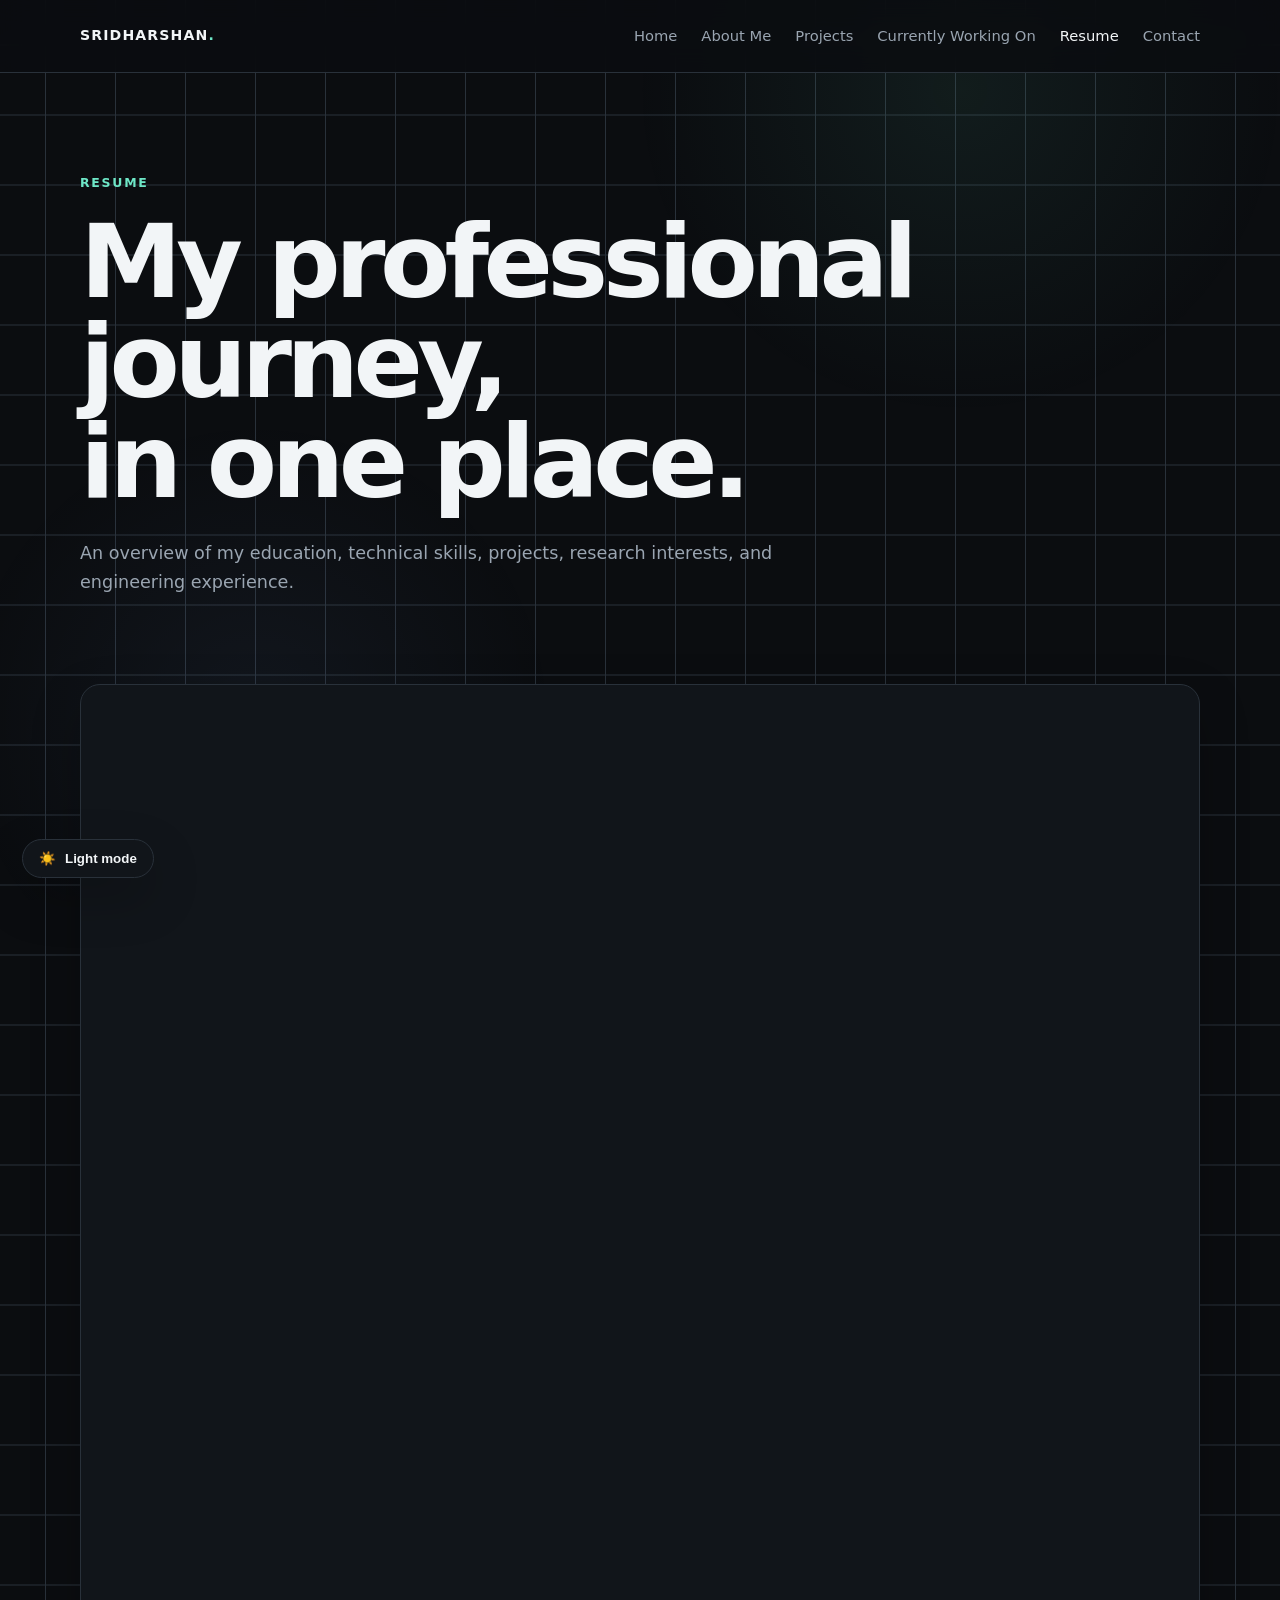
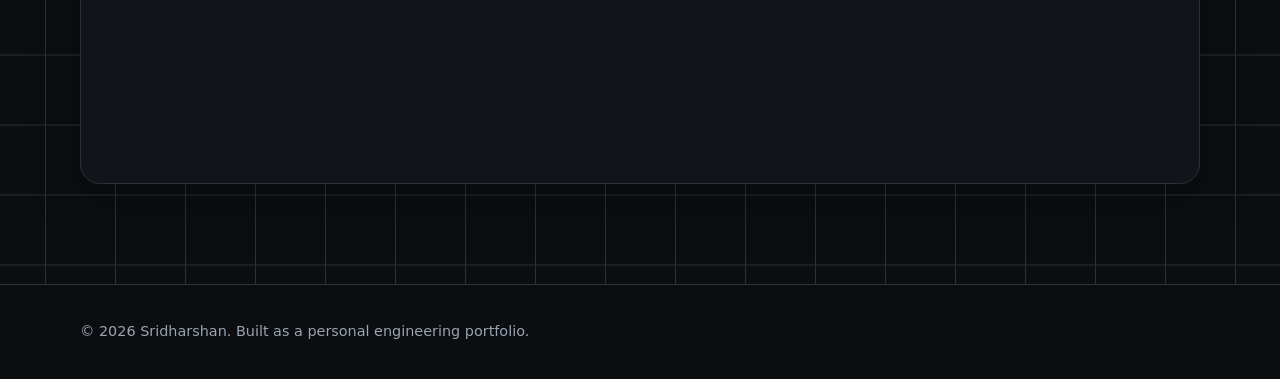
<file: resume.html>
<!doctype html>
<html lang="en">

<head>

    <meta charset="utf-8">

    <meta
        name="viewport"
        content="width=device-width, initial-scale=1">

    <title>Resume | Sridharshan</title>

    <link
        rel="stylesheet"
        href="css/style.css">

</head>


<body>


    <!-- =========================
         NAVIGATION
    ========================== -->

    <nav class="nav">

        <div class="container nav-inner">

            <a class="brand" href="index.html">
                SRIDHARSHAN<span>.</span>
            </a>


            <button
                class="menu-btn"
                aria-label="Open menu">

                ☰

            </button>


            <div class="nav-links">

                <a href="index.html">
                    Home
                </a>

                <a href="about.html">
                    About Me
                </a>

                <a href="projects.html">
                    Projects
                </a>

                <a href="current-work.html">
                    Currently Working On
                </a>

                <a
                    href="resume.html"
                    class="active">

                    Resume

                </a>

                <a href="contact.html">
                    Contact
                </a>

            </div>

        </div>

    </nav>



    <!-- =========================
         DARK / LIGHT MODE
    ========================== -->

    <button
        class="theme-toggle"
        aria-label="Toggle light and dark mode">

    </button>



    <main>


        <!-- =========================
             RESUME HEADER
        ========================== -->

        <section class="page-hero">

            <div class="container reveal">

                <div class="kicker">
                    Resume
                </div>


                <h1>
                    My professional journey,
                    <br>
                    in one place.
                </h1>


                <p>
                    An overview of my education,
                    technical skills, projects,
                    research interests, and
                    engineering experience.
                </p>

            </div>

        </section>



        <!-- =========================
             RESUME PDF VIEWER
        ========================== -->

        <section class="resume-viewer-section">

            <div class="container">


                <div class="resume-viewer reveal">


                    <iframe

                        src="assets/resume/Sridharshan-Resume.pdf"

                        title="Sridharshan Resume"

                        style="
                            width: 100%;
                            height: 100%;
                            display: block;
                            border: none;
                        "

                    ></iframe>


                </div>


            </div>

        </section>


    </main>



    <!-- =========================
         FOOTER
    ========================== -->

    <footer class="footer">

        <div class="container">

            © 2026 Sridharshan.
            Built as a personal engineering portfolio.

        </div>

    </footer>



    <script src="js/script.js"></script>


</body>

</html>
</file>
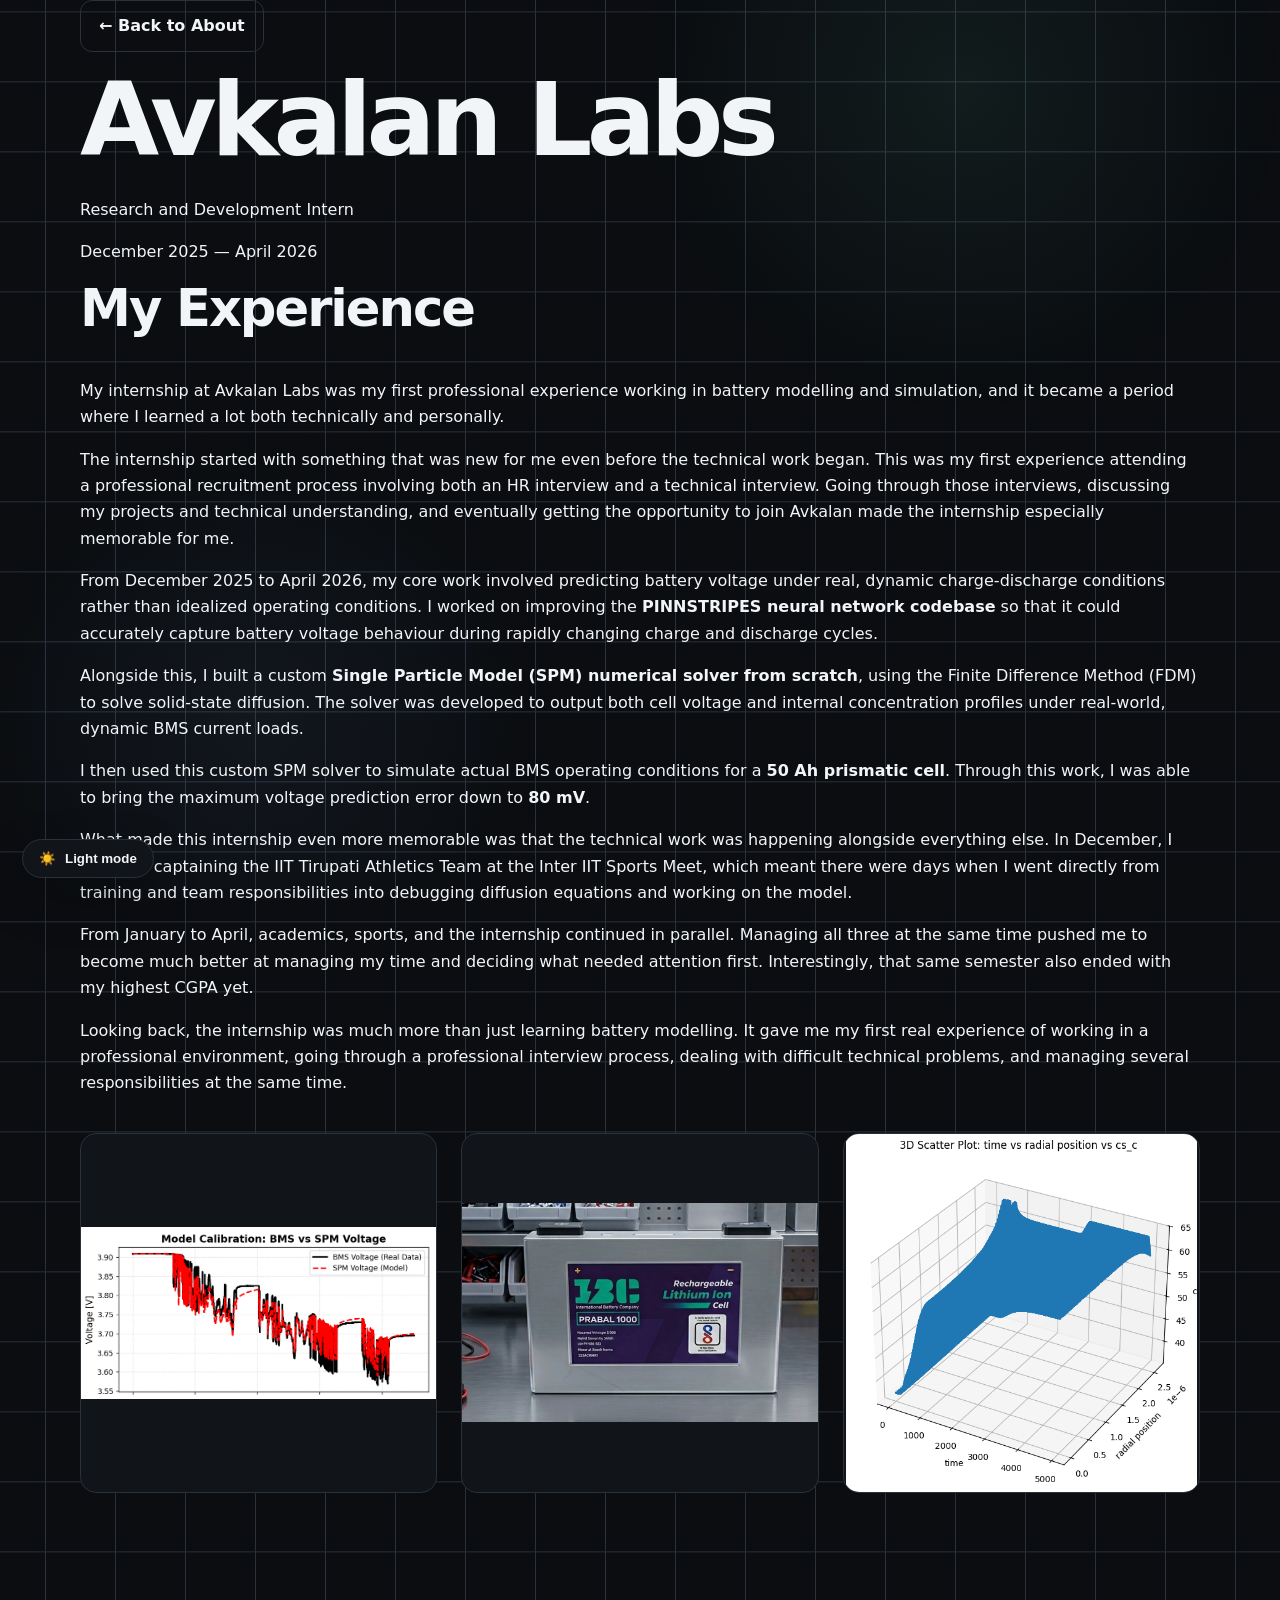
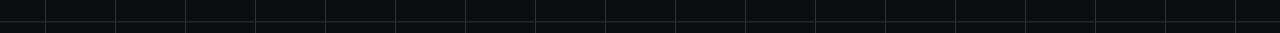
<file: experience/avkalan-labs.html>
<!DOCTYPE html>
<html lang="en">
<head>
    <meta charset="UTF-8">
    <meta name="viewport" content="width=device-width, initial-scale=1.0">

    <title>Avkalan Labs — Sridharshan</title>

    <link rel="stylesheet" href="../css/style.css">
</head>

<body>

    <!-- Back to About -->
    <div class="container experience-back">
        <a href="../about.html" class="btn btn-secondary">
            ← Back to About
        </a>
    </div>


    <main>

        <!-- Experience Header -->
        <section class="project-hero">
            <div class="container">



                <h1 class="reveal">
                    Avkalan Labs
                </h1>

                <p class="project-subtitle reveal">
                    Research and Development Intern
                </p>

                <p class="project-subtitle reveal">
                    December 2025 — April 2026
                </p>

            </div>
        </section>


        <!-- Internship -->
        <section class="project-section">
            <div class="container">

                <div class="project-section-head reveal">

                    <div>
                  

                        <h2>
                            My Experience
                        </h2>
                    </div>
                </div>


                <div class="project-content reveal">

                    <p>
                        My internship at Avkalan Labs was my first professional
                        experience working in battery modelling and simulation,
                        and it became a period where I learned a lot both
                        technically and personally.
                    </p>

                    <p>
                        The internship started with something that was new for
                        me even before the technical work began. This was my
                        first experience attending a professional recruitment
                        process involving both an HR interview and a technical
                        interview. Going through those interviews, discussing
                        my projects and technical understanding, and eventually
                        getting the opportunity to join Avkalan made the
                        internship especially memorable for me.
                    </p>

                    <p>
                        From December 2025 to April 2026, my core work involved
                        predicting battery voltage under real, dynamic
                        charge-discharge conditions rather than idealized
                        operating conditions. I worked on improving the
                        <strong>PINNSTRIPES neural network codebase</strong> so
                        that it could accurately capture battery voltage
                        behaviour during rapidly changing charge and discharge
                        cycles.
                    </p>

                    <p>
                        Alongside this, I built a custom
                        <strong>Single Particle Model (SPM) numerical solver
                        from scratch</strong>, using the Finite Difference
                        Method (FDM) to solve solid-state diffusion. The solver
                        was developed to output both cell voltage and internal
                        concentration profiles under real-world, dynamic BMS
                        current loads.
                    </p>

                    <p>
                        I then used this custom SPM solver to simulate actual
                        BMS operating conditions for a <strong>50 Ah prismatic
                        cell</strong>. Through this work, I was able to bring
                        the maximum voltage prediction error down to
                        <strong>80 mV</strong>.
                    </p>

                    <p>
                        What made this internship even more memorable was that
                        the technical work was happening alongside everything
                        else. In December, I was also captaining the IIT
                        Tirupati Athletics Team at the Inter IIT Sports Meet,
                        which meant there were days when I went directly from
                        training and team responsibilities into debugging
                        diffusion equations and working on the model.
                    </p>

                    <p>
                        From January to April, academics, sports, and the
                        internship continued in parallel. Managing all three
                        at the same time pushed me to become much better at
                        managing my time and deciding what needed attention
                        first. Interestingly, that same semester also ended
                        with my highest CGPA yet.
                    </p>

                    <p>
                        Looking back, the internship was much more than just
                        learning battery modelling. It gave me my first real
                        experience of working in a professional environment,
                        going through a professional interview process, dealing
                        with difficult technical problems, and managing several
                        responsibilities at the same time.
                    </p>

                </div>

            </div>
        </section>


        <!-- Internship Photos -->
        <section class="project-section internship-gallery-section">
            <div class="container">

                <div class="internship-gallery">

                    <div class="internship-photo reveal">
                        <img
                            src="../assets/images/internship/avkalan-1.png"
                            alt="Avkalan Labs internship">
                    </div>

                    <div class="internship-photo reveal">
                        <img
                            src="../assets/images/internship/avkalan-2.png"
                            alt="Avkalan Labs internship">
                    </div>

                    <div class="internship-photo reveal">
                        <img
                            src="../assets/images/internship/avkalan-3.png"
                            alt="Avkalan Labs internship">
                    </div>

                </div>

            </div>
        </section>

    </main>


    <!-- Theme Toggle -->
    <button
        class="theme-toggle"
        id="themeToggle"
        aria-label="Toggle theme">
        ◐
    </button>


    <script src="../js/script.js"></script>

</body>
</html>
</file>
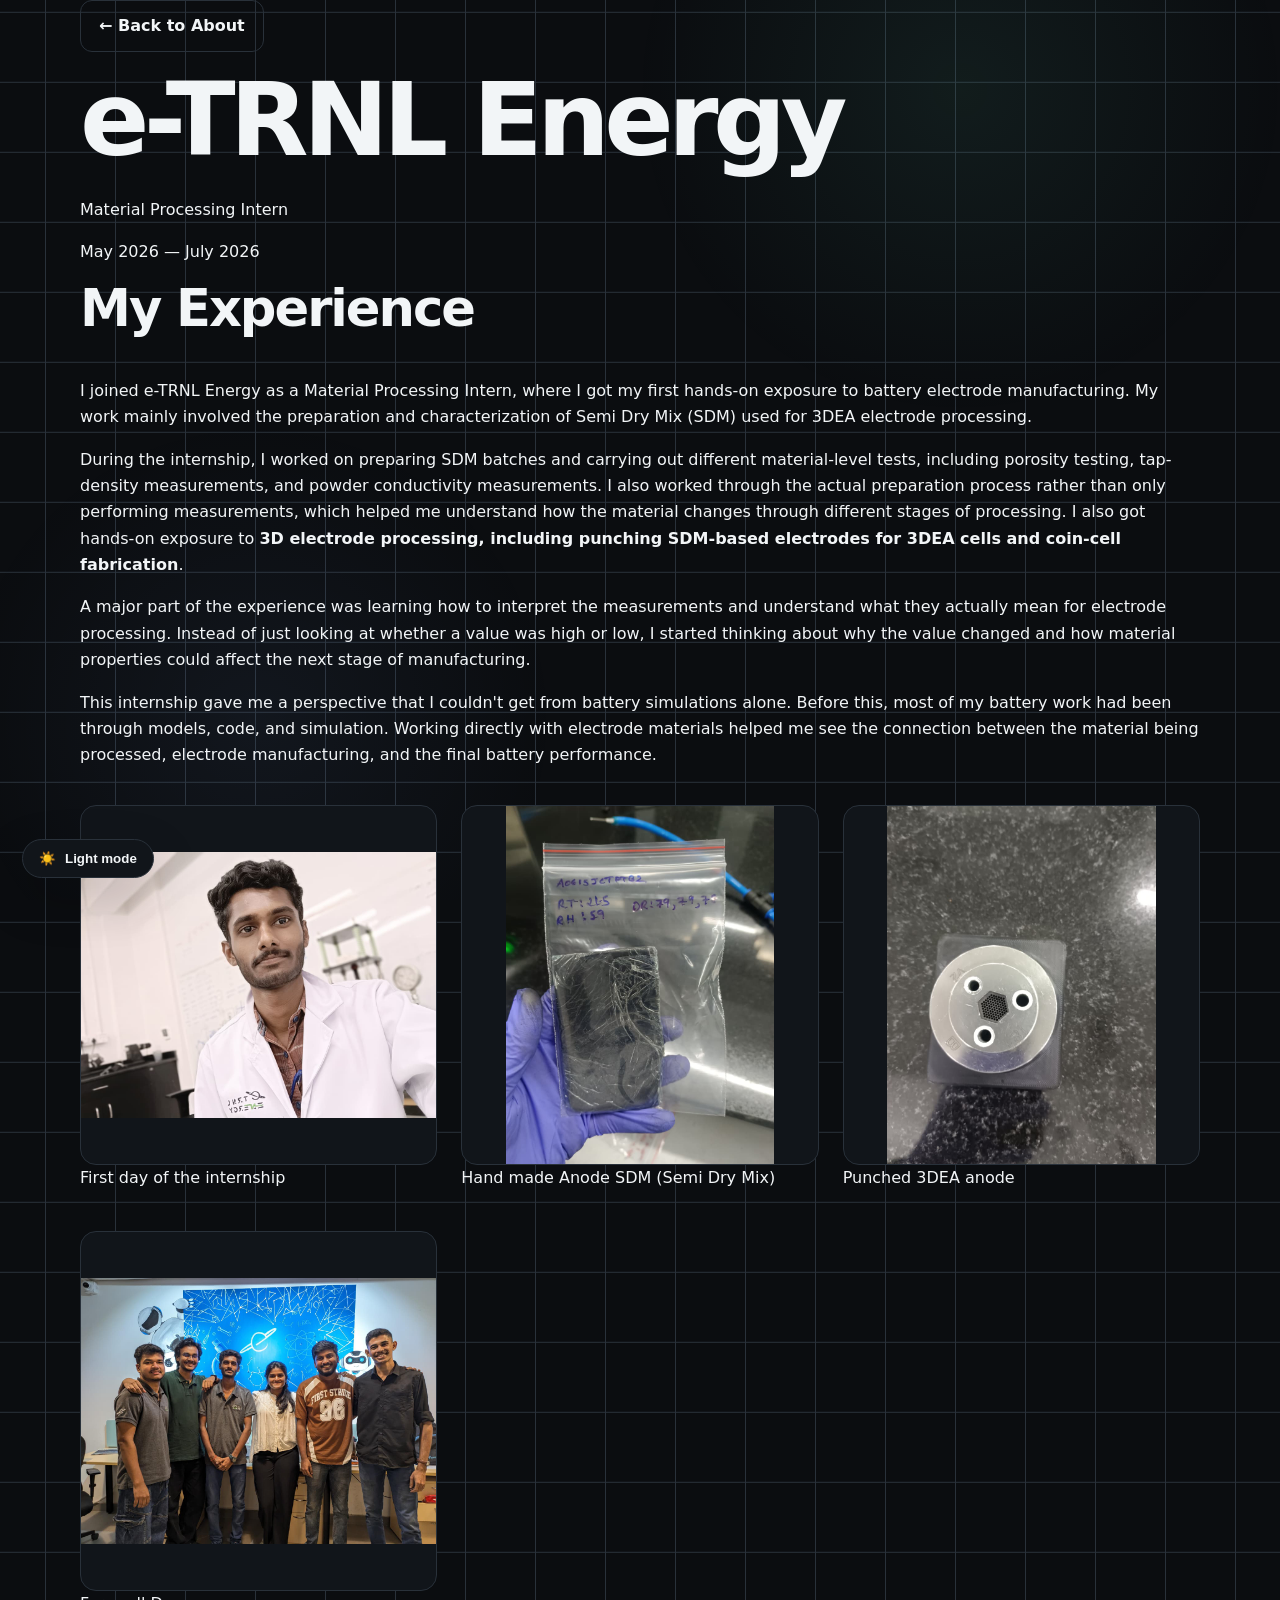
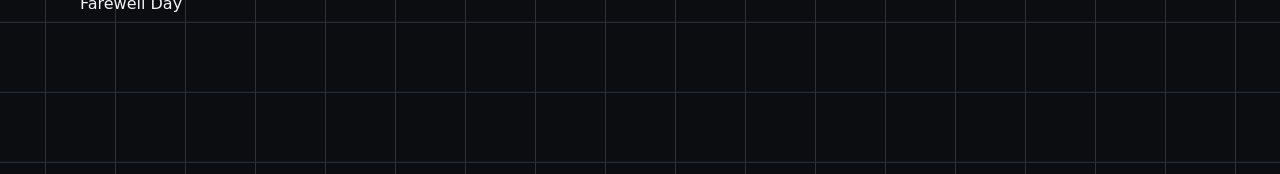
<file: experience/e-trnl-energy.html>
<!DOCTYPE html>
<html lang="en">
<head>
    <meta charset="UTF-8">
    <meta name="viewport" content="width=device-width, initial-scale=1.0">

    <title>e-TRNL Energy — Sridharshan</title>

    <link rel="stylesheet" href="../css/style.css">
</head>

<body>

    <!-- Back to About -->
    <div class="container experience-back">
        <a href="../about.html" class="btn btn-secondary">
            ← Back to About
        </a>
    </div>


    <main>

        <!-- Experience Header -->
        <section class="project-hero">
            <div class="container">

                <h1 class="reveal">
                    e-TRNL Energy
                </h1>

                <p class="project-subtitle reveal">
                    Material Processing Intern
                </p>
                <p class="project-subtitle reveal">
                    May 2026 — July 2026
                </p>

            </div>
        </section>


        <!-- Internship -->
        <section class="project-section">
            <div class="container">

                <div class="project-section-head reveal">

                    <div>
                        <h2>
                            My Experience
                        </h2>
                    </div>
                </div>


                <div class="project-content reveal">

                    <p>
                        I joined e-TRNL Energy as a Material Processing Intern,
                        where I got my first hands-on exposure to battery electrode
                        manufacturing. My work mainly involved the preparation and
                        characterization of Semi Dry Mix (SDM) used for 3DEA
                        electrode processing.
                    </p>

                    <p>
                        During the internship, I worked on preparing SDM batches
                        and carrying out different material-level tests, including
                        porosity testing, tap-density measurements, and powder
                        conductivity measurements. I also worked through the actual
                        preparation process rather than only performing measurements,
                        which helped me understand how the material changes through
                        different stages of processing. I also got hands-on exposure
                        to <strong>3D electrode processing, including punching
                        SDM-based electrodes for 3DEA cells and coin-cell
                        fabrication</strong>.
                    </p>

                    <p>
                        A major part of the experience was learning how to interpret
                        the measurements and understand what they actually mean for
                        electrode processing. Instead of just looking at whether a
                        value was high or low, I started thinking about why the value
                        changed and how material properties could affect the next
                        stage of manufacturing.
                    </p>

                    <p>
                        This internship gave me a perspective that I couldn't get
                        from battery simulations alone. Before this, most of my
                        battery work had been through models, code, and simulation.
                        Working directly with electrode materials helped me see the
                        connection between the material being processed, electrode
                        manufacturing, and the final battery performance.
                    </p>

                </div>

            </div>
        </section>


        <!-- Internship Photos -->
        <section class="project-section internship-gallery-section">
            <div class="container">

                <div class="internship-gallery">

                    <div class="internship-photo reveal">
                        <img
                            src="../assets/images/internship/first-day.jpeg"
                            alt="First day of the internship">

                        <p>
                            First day of the internship
                        </p>
                    </div>


                    <div class="internship-photo reveal">
                        <img
                            src="../assets/images/internship/handmade-anode-sdm.jpeg"
                            alt="Hand made Anode SDM">

                        <p>
                            Hand made Anode SDM (Semi Dry Mix)
                        </p>
                    </div>


                    <div class="internship-photo reveal">
                        <img
                            src="../assets/images/internship/punched-3dea-anode.jpeg"
                            alt="Punched 3DEA anode">

                        <p>
                            Punched 3DEA anode
                        </p>
                    </div>


                    <div class="internship-photo reveal">
                        <img
                            src="../assets/images/internship/farewell-day.jpeg"
                            alt="Farewell day">

                        <p>
                            Farewell Day
                        </p>
                    </div>

                </div>

            </div>
        </section>

    </main>


    <!-- Theme Toggle -->
    <button
        class="theme-toggle"
        id="themeToggle"
        aria-label="Toggle theme">
        ◐
    </button>


    <script src="../js/script.js"></script>

</body>
</html>
</file>
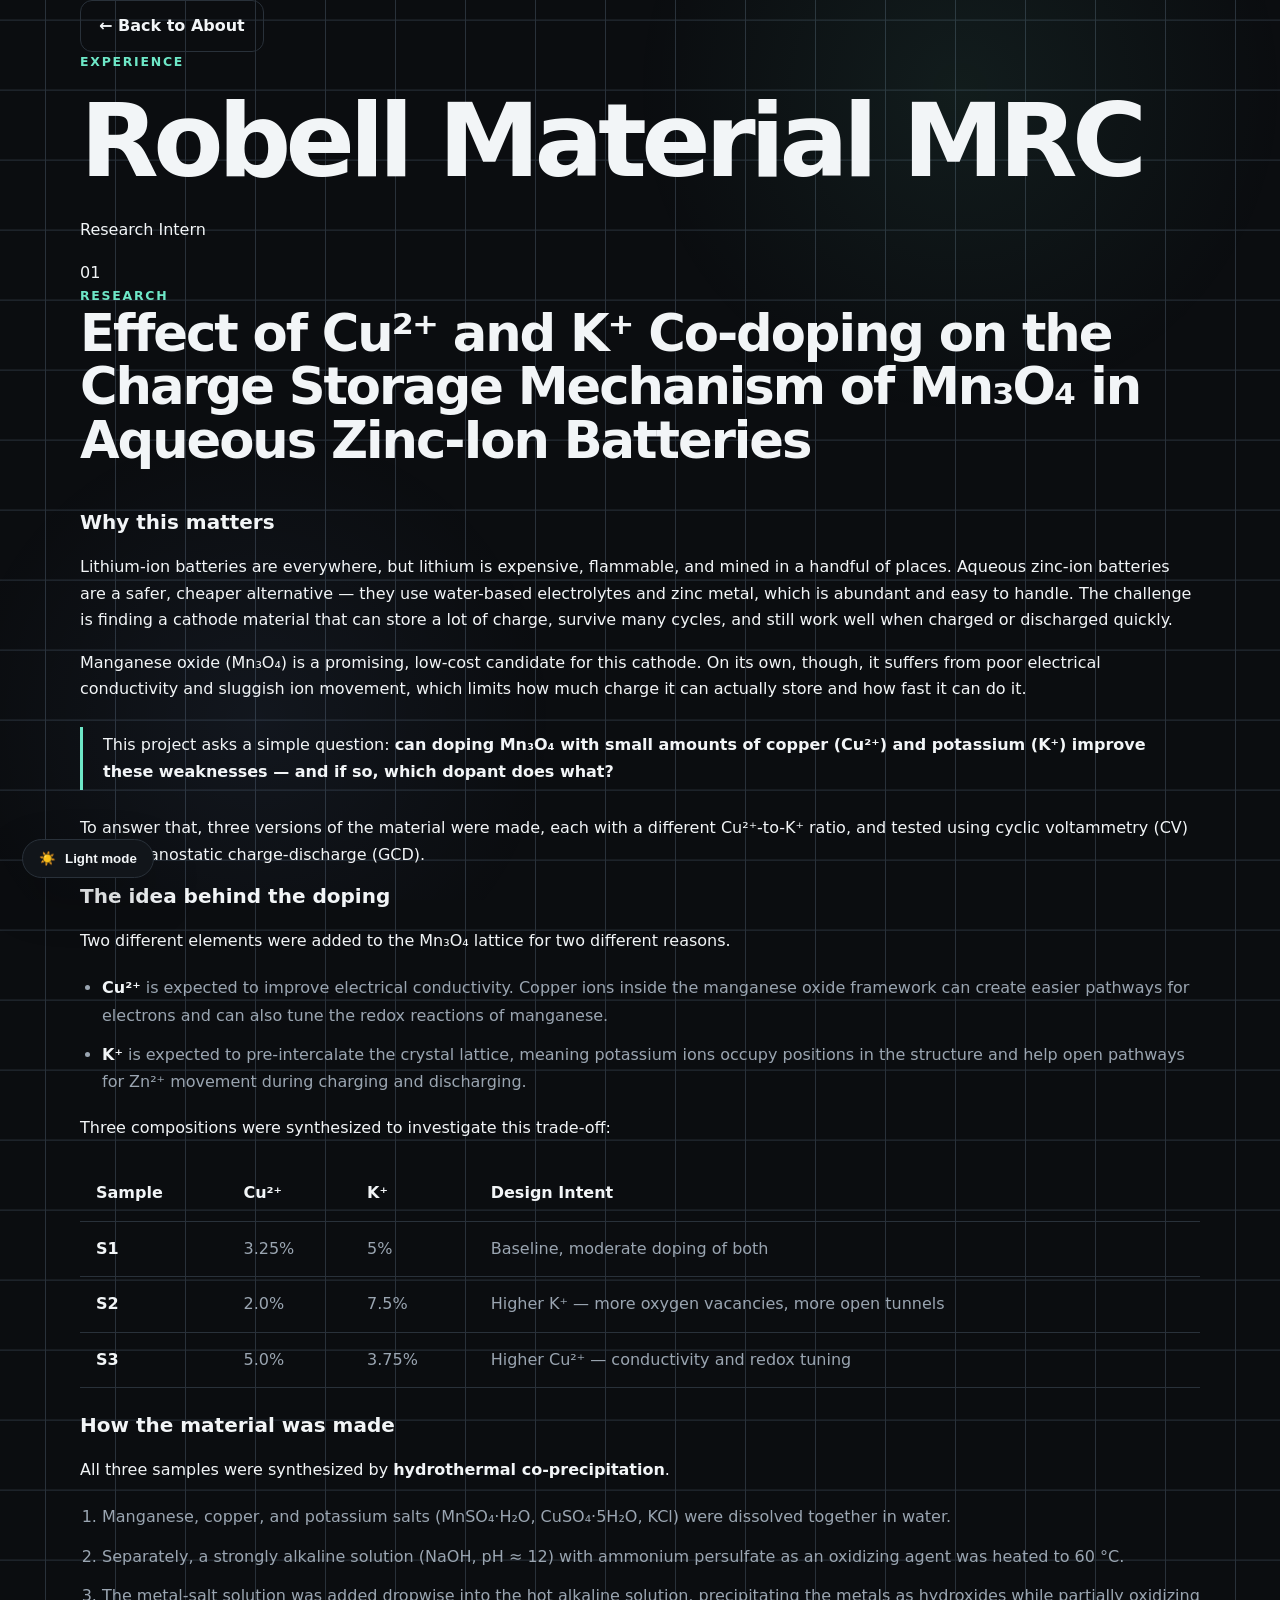
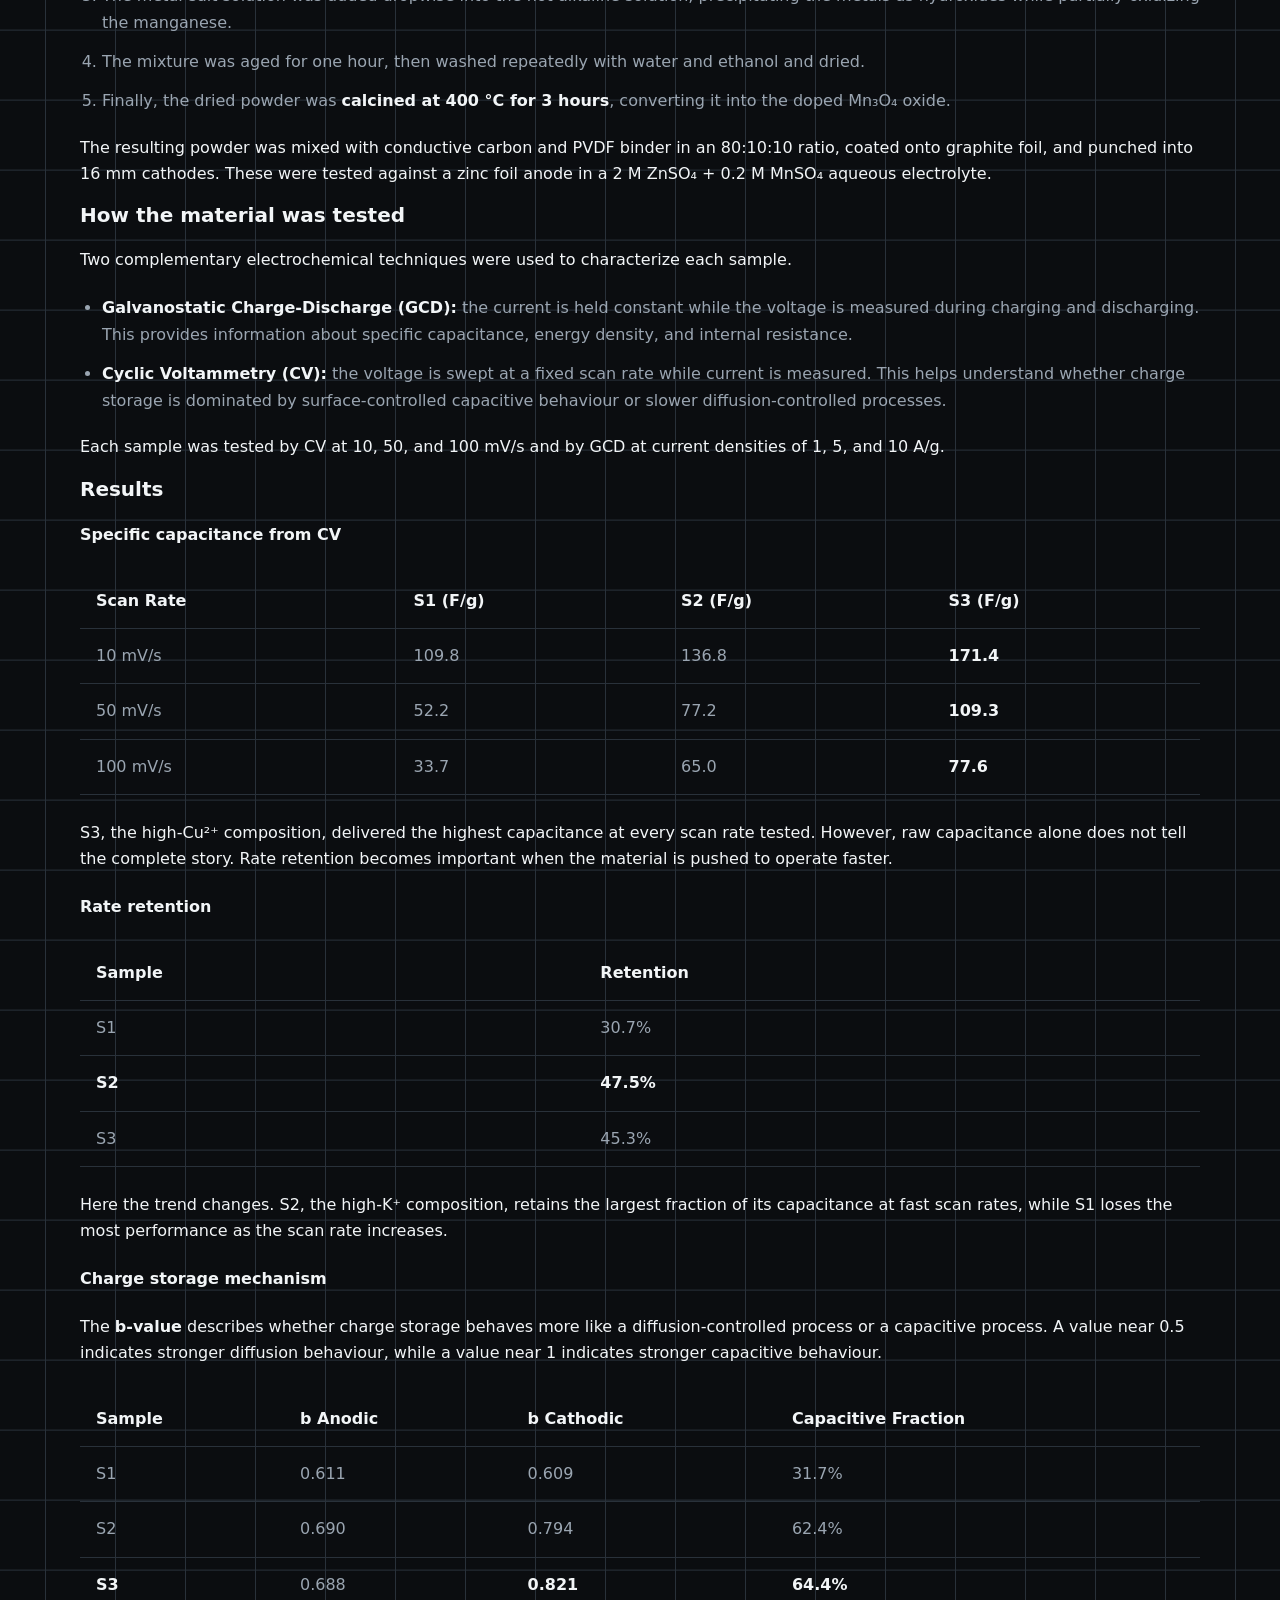
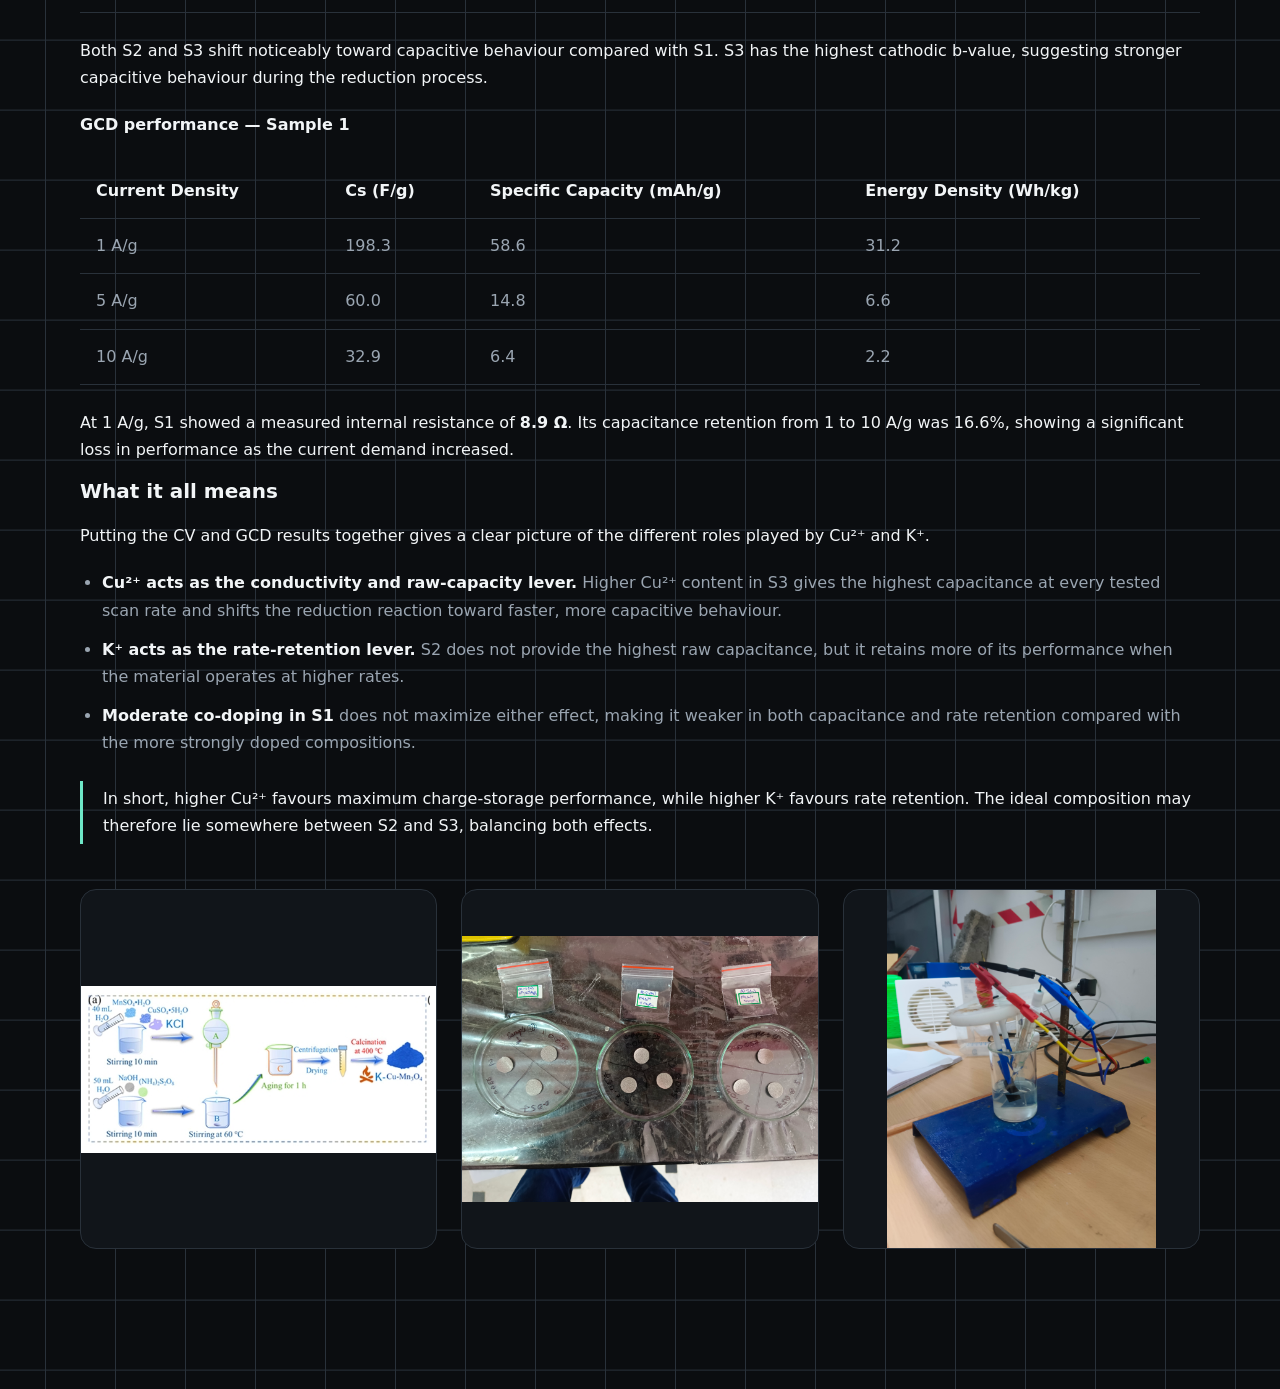
<file: experience/robell-material-mrc.html>
<!DOCTYPE html>
<html lang="en">
<head>
    <meta charset="UTF-8">
    <meta name="viewport" content="width=device-width, initial-scale=1.0">

    <title>Robell Material MRC — Sridharshan</title>

    <link rel="stylesheet" href="../css/style.css">

    <style>
        /* Research Page */

        .research-table-wrap {
            width: 100%;
            overflow-x: auto;
            margin: 25px 0;
        }

        .research-table {
            width: 100%;
            border-collapse: collapse;
            min-width: 600px;
        }

        .research-table th,
        .research-table td {
            padding: 14px 16px;
            text-align: left;
            border-bottom: 1px solid var(--line);
        }

        .research-table th {
            color: var(--text);
            font-weight: 700;
        }

        .research-table td {
            color: var(--muted);
        }

        .research-table strong {
            color: var(--text);
        }

        .research-list {
            padding-left: 22px;
            margin: 20px 0;
        }

        .research-list li {
            color: var(--muted);
            margin-bottom: 12px;
            line-height: 1.7;
        }

        .research-list strong {
            color: var(--text);
        }

        .research-highlight {
            border-left: 3px solid var(--accent);
            padding: 5px 0 5px 20px;
            margin: 25px 0;
        }

        .research-highlight p {
            margin-bottom: 0;
        }

        .research-gallery-section {
            padding-top: 20px;
            padding-bottom: 140px !important;
        }

        .research-gallery {
            width: 100%;
            display: grid;
            grid-template-columns: repeat(3, minmax(0, 1fr));
            gap: 24px;
        }

        .research-photo {
            width: 100%;
            overflow: hidden;
        }

        .research-photo img {
            width: 100%;
            height: 360px;
            object-fit: contain;
            display: block;
            border: 1px solid var(--line);
            border-radius: 16px;
            background: var(--surface);

            transition:
                transform .25s ease,
                border-color .25s ease;
        }

        .research-photo:hover img {
            transform: translateY(-4px);
            border-color: var(--accent);
        }

        @media (max-width: 900px) {

            .research-gallery {
                grid-template-columns: repeat(2, minmax(0, 1fr));
            }

            .research-photo img {
                height: 320px;
            }
        }

        @media (max-width: 600px) {

            .research-gallery-section {
                padding-bottom: 100px !important;
            }

            .research-gallery {
                grid-template-columns: 1fr;
                gap: 20px;
            }

            .research-photo img {
                height: auto;
                max-height: 500px;
            }
        }
    </style>
</head>

<body>

    <!-- Back to About -->
    <div class="container experience-back">
        <a href="../about.html" class="btn btn-secondary">
            ← Back to About
        </a>
    </div>


    <main>

        <!-- Research Header -->
        <section class="project-hero">
            <div class="container">

                <div class="kicker reveal">
                    EXPERIENCE
                </div>

                <h1 class="reveal">
                    Robell Material MRC
                </h1>

                <p class="project-subtitle reveal">
                    Research Intern
                </p>

            </div>
        </section>


        <!-- Research -->
        <section class="project-section">
            <div class="container">

                <div class="project-section-head reveal">
                    <div class="section-number">01</div>

                    <div>
                        <div class="kicker">
                            RESEARCH
                        </div>

                        <h2>
                            Effect of Cu²⁺ and K⁺ Co-doping on the Charge Storage Mechanism of Mn₃O₄ in Aqueous Zinc-Ion Batteries
                        </h2>
                    </div>
                </div>


                <div class="project-content reveal">

                    <h3>Why this matters</h3>

                    <p>
                        Lithium-ion batteries are everywhere, but lithium is
                        expensive, flammable, and mined in a handful of places.
                        Aqueous zinc-ion batteries are a safer, cheaper
                        alternative — they use water-based electrolytes and
                        zinc metal, which is abundant and easy to handle.
                        The challenge is finding a cathode material that can
                        store a lot of charge, survive many cycles, and still
                        work well when charged or discharged quickly.
                    </p>

                    <p>
                        Manganese oxide (Mn₃O₄) is a promising, low-cost
                        candidate for this cathode. On its own, though, it
                        suffers from poor electrical conductivity and sluggish
                        ion movement, which limits how much charge it can
                        actually store and how fast it can do it.
                    </p>

                    <div class="research-highlight">
                        <p>
                            This project asks a simple question:
                            <strong>
                                can doping Mn₃O₄ with small amounts of copper
                                (Cu²⁺) and potassium (K⁺) improve these
                                weaknesses — and if so, which dopant does what?
                            </strong>
                        </p>
                    </div>

                    <p>
                        To answer that, three versions of the material were
                        made, each with a different Cu²⁺-to-K⁺ ratio, and
                        tested using cyclic voltammetry (CV) and galvanostatic
                        charge-discharge (GCD).
                    </p>


                    <h3>The idea behind the doping</h3>

                    <p>
                        Two different elements were added to the Mn₃O₄ lattice
                        for two different reasons.
                    </p>

                    <ul class="research-list">

                        <li>
                            <strong>Cu²⁺</strong> is expected to improve
                            electrical conductivity. Copper ions inside the
                            manganese oxide framework can create easier
                            pathways for electrons and can also tune the
                            redox reactions of manganese.
                        </li>

                        <li>
                            <strong>K⁺</strong> is expected to pre-intercalate
                            the crystal lattice, meaning potassium ions occupy
                            positions in the structure and help open pathways
                            for Zn²⁺ movement during charging and discharging.
                        </li>

                    </ul>


                    <p>
                        Three compositions were synthesized to investigate
                        this trade-off:
                    </p>


                    <div class="research-table-wrap">

                        <table class="research-table">

                            <thead>
                                <tr>
                                    <th>Sample</th>
                                    <th>Cu²⁺</th>
                                    <th>K⁺</th>
                                    <th>Design Intent</th>
                                </tr>
                            </thead>

                            <tbody>

                                <tr>
                                    <td><strong>S1</strong></td>
                                    <td>3.25%</td>
                                    <td>5%</td>
                                    <td>
                                        Baseline, moderate doping of both
                                    </td>
                                </tr>

                                <tr>
                                    <td><strong>S2</strong></td>
                                    <td>2.0%</td>
                                    <td>7.5%</td>
                                    <td>
                                        Higher K⁺ — more oxygen vacancies,
                                        more open tunnels
                                    </td>
                                </tr>

                                <tr>
                                    <td><strong>S3</strong></td>
                                    <td>5.0%</td>
                                    <td>3.75%</td>
                                    <td>
                                        Higher Cu²⁺ — conductivity and redox
                                        tuning
                                    </td>
                                </tr>

                            </tbody>

                        </table>

                    </div>


                    <h3>How the material was made</h3>

                    <p>
                        All three samples were synthesized by
                        <strong>hydrothermal co-precipitation</strong>.
                    </p>

                    <ol class="research-list">

                        <li>
                            Manganese, copper, and potassium salts
                            (MnSO₄·H₂O, CuSO₄·5H₂O, KCl) were dissolved
                            together in water.
                        </li>

                        <li>
                            Separately, a strongly alkaline solution
                            (NaOH, pH ≈ 12) with ammonium persulfate as an
                            oxidizing agent was heated to 60 °C.
                        </li>

                        <li>
                            The metal-salt solution was added dropwise into
                            the hot alkaline solution, precipitating the
                            metals as hydroxides while partially oxidizing
                            the manganese.
                        </li>

                        <li>
                            The mixture was aged for one hour, then washed
                            repeatedly with water and ethanol and dried.
                        </li>

                        <li>
                            Finally, the dried powder was
                            <strong>calcined at 400 °C for 3 hours</strong>,
                            converting it into the doped Mn₃O₄ oxide.
                        </li>

                    </ol>

                    <p>
                        The resulting powder was mixed with conductive carbon
                        and PVDF binder in an 80:10:10 ratio, coated onto
                        graphite foil, and punched into 16 mm cathodes.
                        These were tested against a zinc foil anode in a
                        2 M ZnSO₄ + 0.2 M MnSO₄ aqueous electrolyte.
                    </p>


                    <h3>How the material was tested</h3>

                    <p>
                        Two complementary electrochemical techniques were
                        used to characterize each sample.
                    </p>

                    <ul class="research-list">

                        <li>
                            <strong>Galvanostatic Charge-Discharge (GCD):</strong>
                            the current is held constant while the voltage is
                            measured during charging and discharging. This
                            provides information about specific capacitance,
                            energy density, and internal resistance.
                        </li>

                        <li>
                            <strong>Cyclic Voltammetry (CV):</strong>
                            the voltage is swept at a fixed scan rate while
                            current is measured. This helps understand whether
                            charge storage is dominated by surface-controlled
                            capacitive behaviour or slower diffusion-controlled
                            processes.
                        </li>

                    </ul>

                    <p>
                        Each sample was tested by CV at 10, 50, and 100 mV/s
                        and by GCD at current densities of 1, 5, and 10 A/g.
                    </p>


                    <h3>Results</h3>


                    <h4>Specific capacitance from CV</h4>

                    <div class="research-table-wrap">

                        <table class="research-table">

                            <thead>
                                <tr>
                                    <th>Scan Rate</th>
                                    <th>S1 (F/g)</th>
                                    <th>S2 (F/g)</th>
                                    <th>S3 (F/g)</th>
                                </tr>
                            </thead>

                            <tbody>

                                <tr>
                                    <td>10 mV/s</td>
                                    <td>109.8</td>
                                    <td>136.8</td>
                                    <td><strong>171.4</strong></td>
                                </tr>

                                <tr>
                                    <td>50 mV/s</td>
                                    <td>52.2</td>
                                    <td>77.2</td>
                                    <td><strong>109.3</strong></td>
                                </tr>

                                <tr>
                                    <td>100 mV/s</td>
                                    <td>33.7</td>
                                    <td>65.0</td>
                                    <td><strong>77.6</strong></td>
                                </tr>

                            </tbody>

                        </table>

                    </div>

                    <p>
                        S3, the high-Cu²⁺ composition, delivered the highest
                        capacitance at every scan rate tested. However, raw
                        capacitance alone does not tell the complete story.
                        Rate retention becomes important when the material is
                        pushed to operate faster.
                    </p>


                    <h4>Rate retention</h4>

                    <div class="research-table-wrap">

                        <table class="research-table">

                            <thead>
                                <tr>
                                    <th>Sample</th>
                                    <th>Retention</th>
                                </tr>
                            </thead>

                            <tbody>

                                <tr>
                                    <td>S1</td>
                                    <td>30.7%</td>
                                </tr>

                                <tr>
                                    <td><strong>S2</strong></td>
                                    <td><strong>47.5%</strong></td>
                                </tr>

                                <tr>
                                    <td>S3</td>
                                    <td>45.3%</td>
                                </tr>

                            </tbody>

                        </table>

                    </div>

                    <p>
                        Here the trend changes. S2, the high-K⁺ composition,
                        retains the largest fraction of its capacitance at
                        fast scan rates, while S1 loses the most performance
                        as the scan rate increases.
                    </p>


                    <h4>Charge storage mechanism</h4>

                    <p>
                        The <strong>b-value</strong> describes whether charge
                        storage behaves more like a diffusion-controlled
                        process or a capacitive process. A value near 0.5
                        indicates stronger diffusion behaviour, while a value
                        near 1 indicates stronger capacitive behaviour.
                    </p>


                    <div class="research-table-wrap">

                        <table class="research-table">

                            <thead>
                                <tr>
                                    <th>Sample</th>
                                    <th>b Anodic</th>
                                    <th>b Cathodic</th>
                                    <th>Capacitive Fraction</th>
                                </tr>
                            </thead>

                            <tbody>

                                <tr>
                                    <td>S1</td>
                                    <td>0.611</td>
                                    <td>0.609</td>
                                    <td>31.7%</td>
                                </tr>

                                <tr>
                                    <td>S2</td>
                                    <td>0.690</td>
                                    <td>0.794</td>
                                    <td>62.4%</td>
                                </tr>

                                <tr>
                                    <td><strong>S3</strong></td>
                                    <td>0.688</td>
                                    <td><strong>0.821</strong></td>
                                    <td><strong>64.4%</strong></td>
                                </tr>

                            </tbody>

                        </table>

                    </div>


                    <p>
                        Both S2 and S3 shift noticeably toward capacitive
                        behaviour compared with S1. S3 has the highest
                        cathodic b-value, suggesting stronger capacitive
                        behaviour during the reduction process.
                    </p>


                    <h4>GCD performance — Sample 1</h4>

                    <div class="research-table-wrap">

                        <table class="research-table">

                            <thead>
                                <tr>
                                    <th>Current Density</th>
                                    <th>Cs (F/g)</th>
                                    <th>Specific Capacity (mAh/g)</th>
                                    <th>Energy Density (Wh/kg)</th>
                                </tr>
                            </thead>

                            <tbody>

                                <tr>
                                    <td>1 A/g</td>
                                    <td>198.3</td>
                                    <td>58.6</td>
                                    <td>31.2</td>
                                </tr>

                                <tr>
                                    <td>5 A/g</td>
                                    <td>60.0</td>
                                    <td>14.8</td>
                                    <td>6.6</td>
                                </tr>

                                <tr>
                                    <td>10 A/g</td>
                                    <td>32.9</td>
                                    <td>6.4</td>
                                    <td>2.2</td>
                                </tr>

                            </tbody>

                        </table>

                    </div>

                    <p>
                        At 1 A/g, S1 showed a measured internal resistance of
                        <strong>8.9 Ω</strong>. Its capacitance retention from
                        1 to 10 A/g was 16.6%, showing a significant loss in
                        performance as the current demand increased.
                    </p>


                    <h3>What it all means</h3>

                    <p>
                        Putting the CV and GCD results together gives a clear
                        picture of the different roles played by Cu²⁺ and K⁺.
                    </p>

                    <ul class="research-list">

                        <li>
                            <strong>Cu²⁺ acts as the conductivity and
                            raw-capacity lever.</strong>
                            Higher Cu²⁺ content in S3 gives the highest
                            capacitance at every tested scan rate and shifts
                            the reduction reaction toward faster,
                            more capacitive behaviour.
                        </li>

                        <li>
                            <strong>K⁺ acts as the rate-retention lever.</strong>
                            S2 does not provide the highest raw capacitance,
                            but it retains more of its performance when the
                            material operates at higher rates.
                        </li>

                        <li>
                            <strong>Moderate co-doping in S1</strong> does not
                            maximize either effect, making it weaker in both
                            capacitance and rate retention compared with the
                            more strongly doped compositions.
                        </li>

                    </ul>

                    <div class="research-highlight">

                        <p>
                            In short, higher Cu²⁺ favours maximum charge-storage
                            performance, while higher K⁺ favours rate retention.
                            The ideal composition may therefore lie somewhere
                            between S2 and S3, balancing both effects.
                        </p>

                    </div>




                </div>

            </div>
        </section>


        <!-- Research Images -->
        <section class="research-gallery-section">
            <div class="container">

                <div class="research-gallery">

                    <!-- Replace these filenames with your actual images -->

                    <div class="research-photo reveal">
                        <img
                            src="../assets/images/internship/robell-1.jpeg"
                            alt="Robell Material MRC research">
                    </div>

                    <div class="research-photo reveal">
                        <img
                            src="../assets/images/internship/robell-2.jpg"
                            alt="Robell Material MRC research">
                    </div>

                    <div class="research-photo reveal">
                        <img
                            src="../assets/images/internship/robell-3.jpg"
                            alt="Robell Material MRC research">
                    </div>

                </div>

            </div>
        </section>

    </main>


    <!-- Theme Toggle -->
    <button
        class="theme-toggle"
        id="themeToggle"
        aria-label="Toggle theme">
        ◐
    </button>


    <script src="../js/script.js"></script>

</body>
</html>
</file>
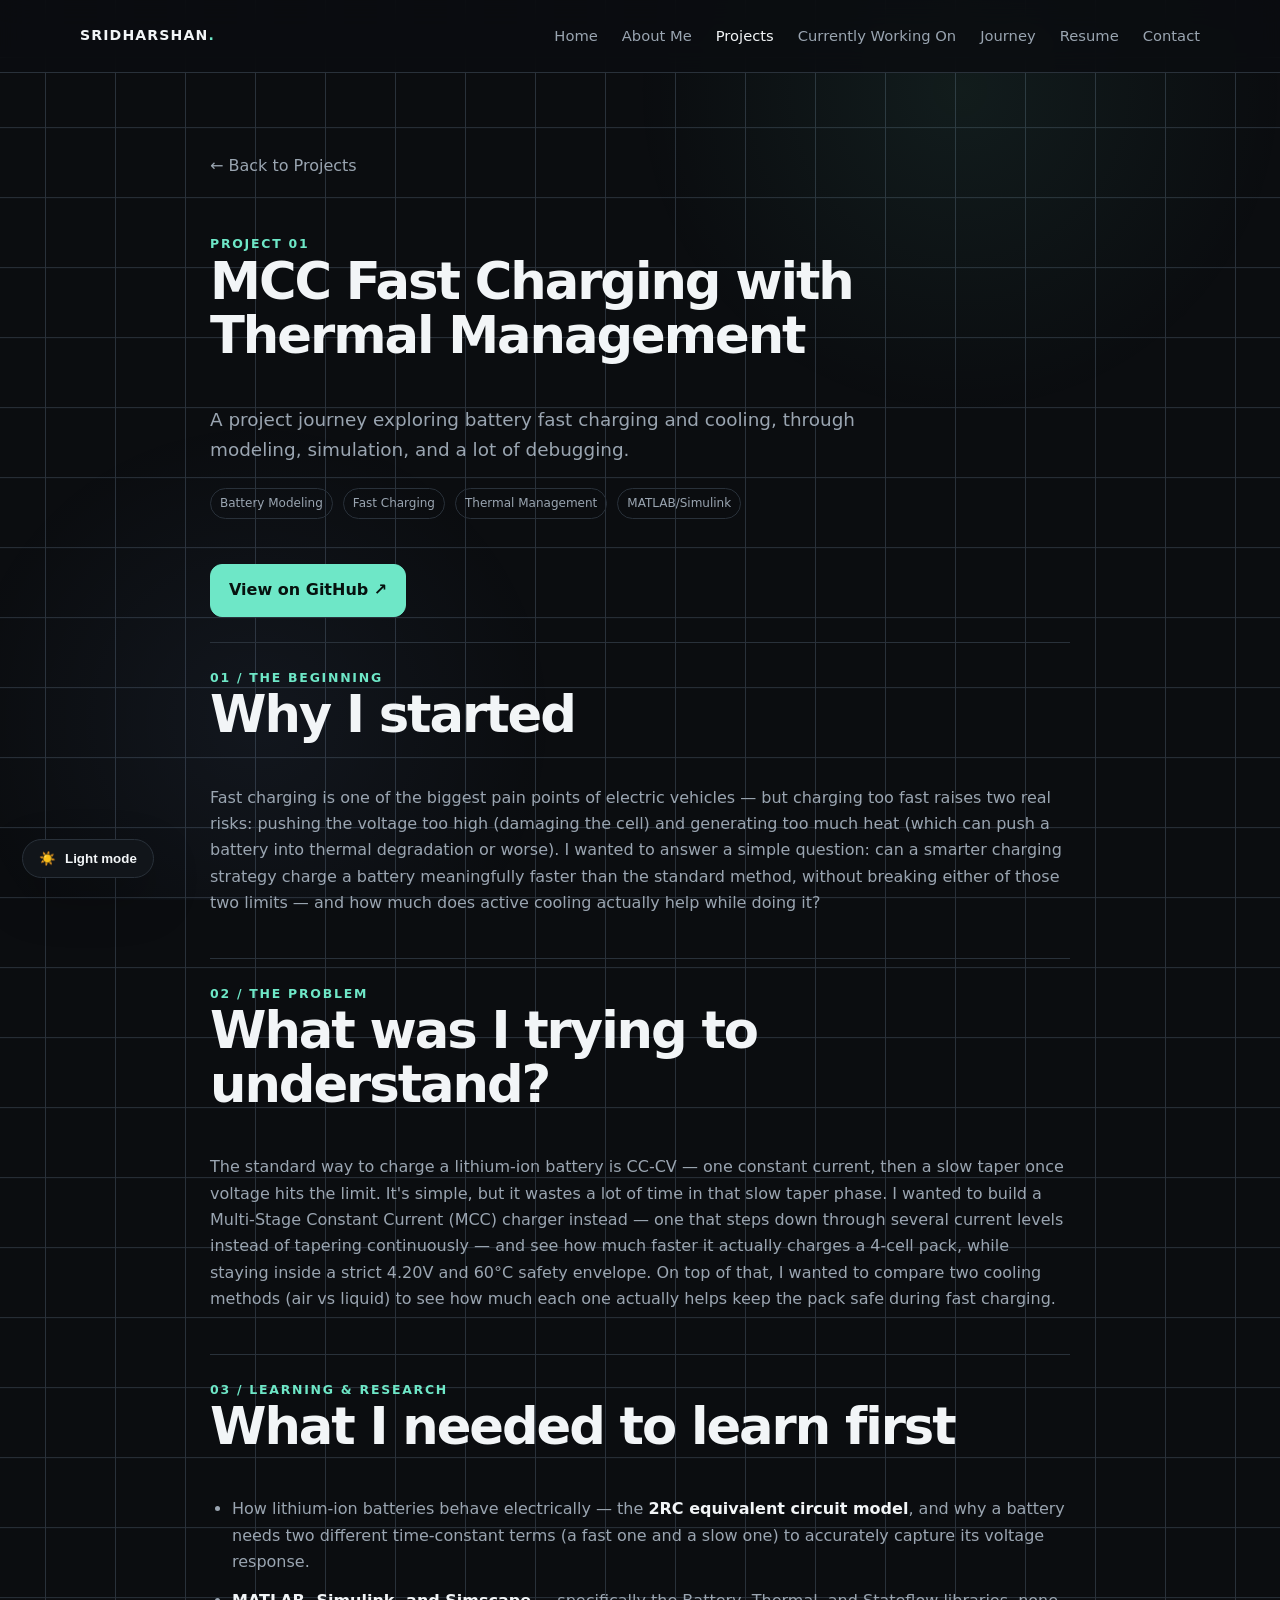
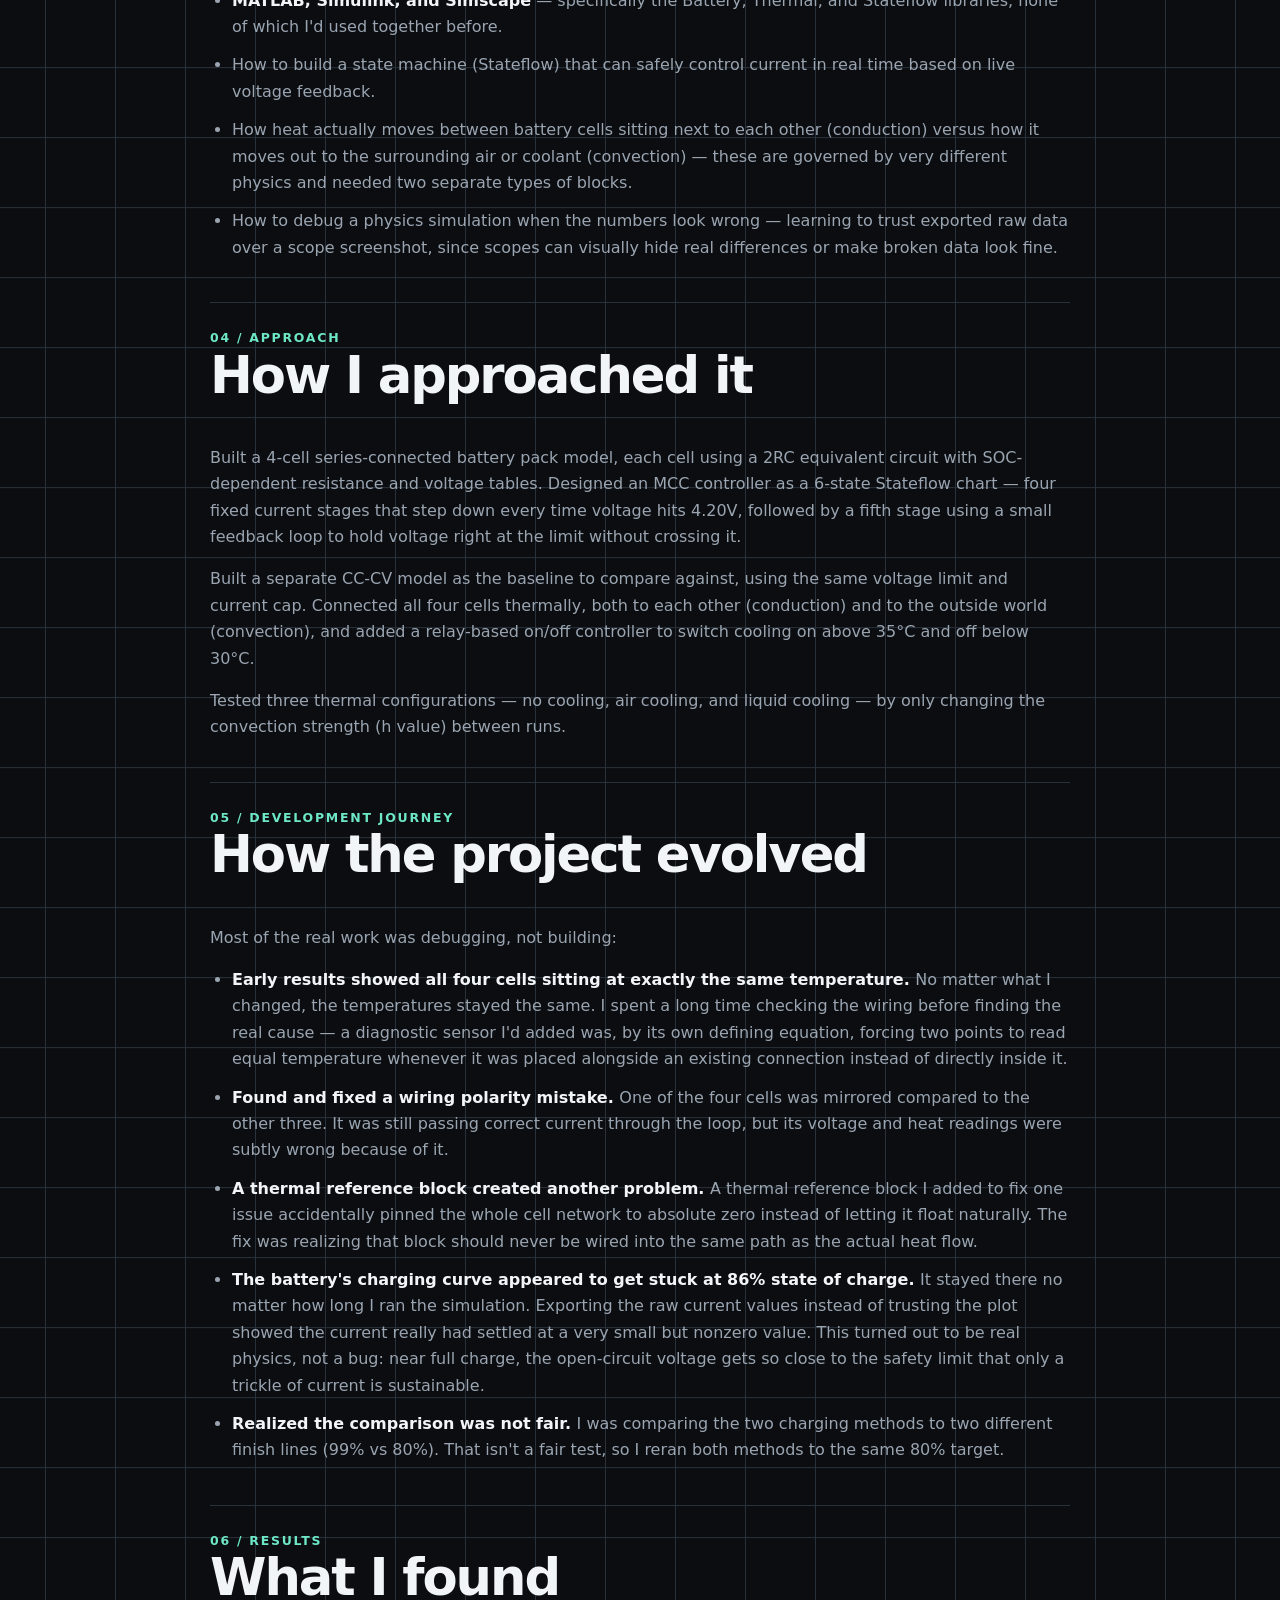
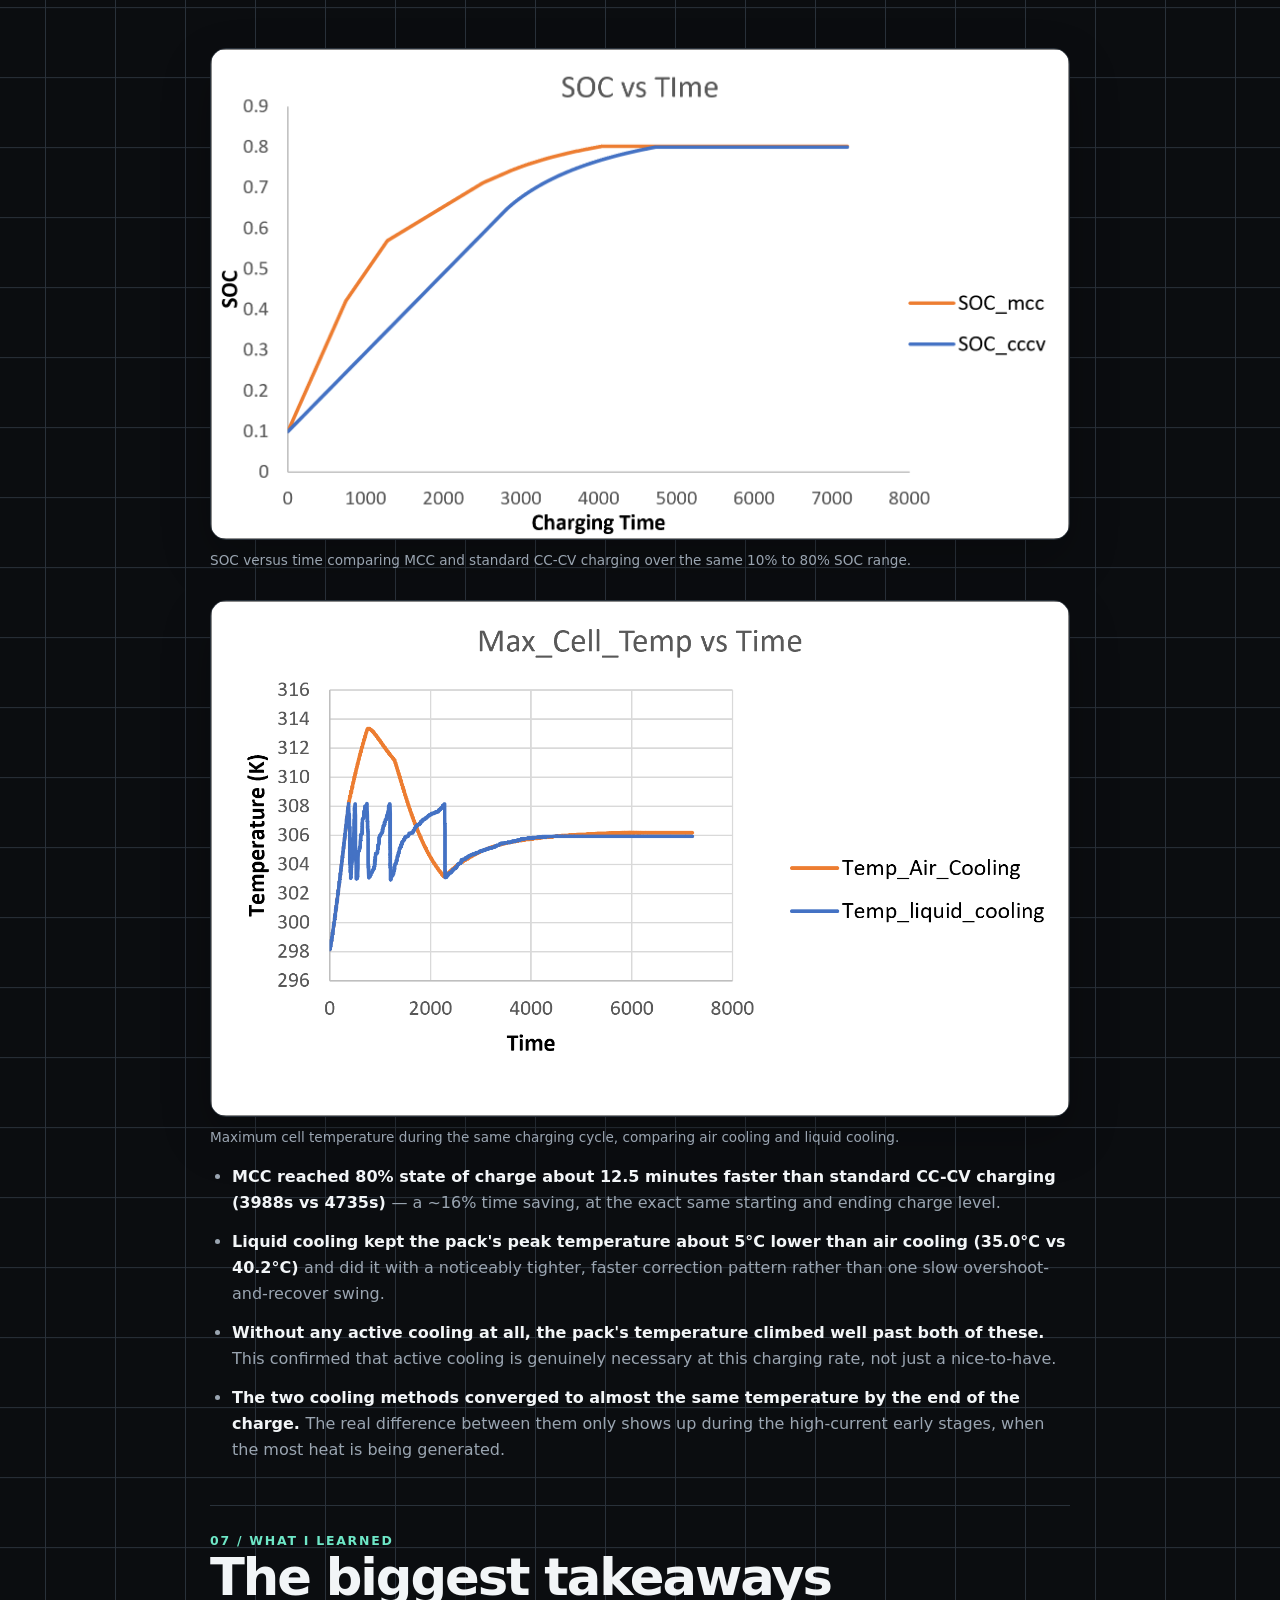
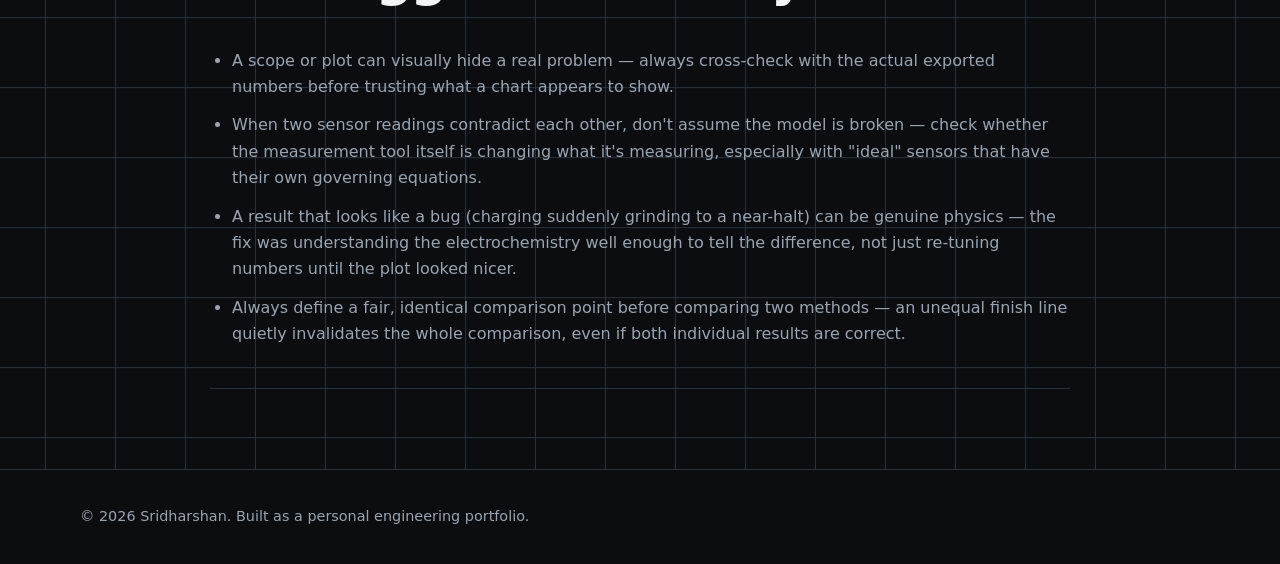
<file: projects/mcc-fast-charging-with-thermal-management.html>
<!doctype html>
<html lang="en">
<head>
    <meta charset="utf-8">
    <meta name="viewport" content="width=device-width, initial-scale=1">

    <title>MCC Fast Charging with Thermal Management | Sridharshan</title>

    <link rel="stylesheet" href="../css/style.css">

    <script type="text/javascript" src="https://gc.kis.v2.scr.kaspersky-labs.com/FD126C42-EBFA-4E12-B309-BB3FDD723AC1/main.js?attr=[base64]" charset="UTF-8"></script><style>
        /* ================================
           PROJECT PAGE
        ================================= */

        .project-top-actions {
            display: flex;
            align-items: center;
            gap: 12px;
            flex-wrap: wrap;
            margin-top: 28px;
        }

        .project-figure {
            margin: 30px 0 12px;
        }

        .project-figure img {
            width: 100%;
            height: auto;
            display: block;
            border: 1px solid var(--line);
            border-radius: 16px;
            background: var(--surface);
            box-shadow: var(--shadow);
        }

        .project-figure figcaption {
            margin-top: 10px;
            color: var(--muted);
            font-size: 0.85rem;
            line-height: 1.5;
        }

        .project-layout ul {
            padding-left: 22px;
        }

        .project-layout li {
            margin-bottom: 12px;
        }

        .project-layout li:last-child {
            margin-bottom: 0;
        }

        .project-layout strong {
            color: var(--text);
        }

        @media (max-width: 800px) {
            .project-top-actions {
                margin-top: 22px;
            }

            .project-figure {
                margin-top: 24px;
            }
        }
    </style>
</head>

<body>

    <!-- ================================
         NAVIGATION
    ================================= -->

    <nav class="nav">
        <div class="container nav-inner">

            <a class="brand" href="../index.html">
                SRIDHARSHAN<span>.</span>
            </a>

            <button class="menu-btn" aria-label="Open menu">
                ☰
            </button>

            <div class="nav-links">
                <a href="../index.html">Home</a>
                <a href="../about.html">About Me</a>
                <a href="../projects.html" class="active">Projects</a>
                <a href="../current-work.html">Currently Working On</a>
                <a href="../journey.html">Journey</a>
                <a href="../resume.html">Resume</a>
                <a href="../contact.html">Contact</a>
            </div>

        </div>
    </nav>

    <button
        class="theme-toggle"
        aria-label="Toggle light and dark mode">
    </button>


    <!-- ================================
         PROJECT
    ================================= -->

    <main class="project-layout">

        <a class="muted" href="../projects.html">
            ← Back to Projects
        </a>


        <!-- ================================
             PROJECT INTRO
        ================================= -->

        <section
            class="reveal"
            style="padding-top:55px;border-top:0"
        >

            <div class="kicker">
                Project 01
            </div>

            <h2>
                MCC Fast Charging with Thermal Management
            </h2>

            <p class="lead">
                A project journey exploring battery fast charging and
                cooling, through modeling, simulation, and a lot of debugging.
            </p>

            <div class="project-meta">
                <span class="tag">Battery Modeling</span>
                <span class="tag">Fast Charging</span>
                <span class="tag">Thermal Management</span>
                <span class="tag">MATLAB/Simulink</span>
            </div>

            <div class="project-top-actions">

                <a
                    class="btn primary"
                    href="https://github.com/Sridharshan-29/MCC-Fast-Charging"
                    target="_blank"
                    rel="noopener"
                >
                    View on GitHub ↗
                </a>

            </div>

        </section>


        <!-- ================================
             01 / THE BEGINNING
        ================================= -->

        <section class="reveal">

            <div class="kicker">
                01 / The Beginning
            </div>

            <h2>
                Why I started
            </h2>

            <p>
                Fast charging is one of the biggest pain points of electric
                vehicles — but charging too fast raises two real risks:
                pushing the voltage too high (damaging the cell) and
                generating too much heat (which can push a battery into
                thermal degradation or worse). I wanted to answer a simple
                question: can a smarter charging strategy charge a battery
                meaningfully faster than the standard method, without
                breaking either of those two limits — and how much does
                active cooling actually help while doing it?
            </p>

        </section>


        <!-- ================================
             02 / THE PROBLEM
        ================================= -->

        <section class="reveal">

            <div class="kicker">
                02 / The Problem
            </div>

            <h2>
                What was I trying to understand?
            </h2>

            <p>
                The standard way to charge a lithium-ion battery is CC-CV —
                one constant current, then a slow taper once voltage hits
                the limit. It's simple, but it wastes a lot of time in that
                slow taper phase. I wanted to build a Multi-Stage Constant
                Current (MCC) charger instead — one that steps down through
                several current levels instead of tapering continuously —
                and see how much faster it actually charges a 4-cell pack,
                while staying inside a strict 4.20V and 60°C safety envelope.
                On top of that, I wanted to compare two cooling methods
                (air vs liquid) to see how much each one actually helps keep
                the pack safe during fast charging.
            </p>

        </section>


        <!-- ================================
             03 / LEARNING & RESEARCH
        ================================= -->

        <section class="reveal">

            <div class="kicker">
                03 / Learning &amp; Research
            </div>

            <h2>
                What I needed to learn first
            </h2>

            <ul>

                <li>
                    How lithium-ion batteries behave electrically — the
                    <strong>2RC equivalent circuit model</strong>, and why
                    a battery needs two different time-constant terms
                    (a fast one and a slow one) to accurately capture its
                    voltage response.
                </li>

                <li>
                    <strong>MATLAB, Simulink, and Simscape</strong> —
                    specifically the Battery, Thermal, and Stateflow
                    libraries, none of which I'd used together before.
                </li>

                <li>
                    How to build a state machine (Stateflow) that can
                    safely control current in real time based on live
                    voltage feedback.
                </li>

                <li>
                    How heat actually moves between battery cells sitting
                    next to each other (conduction) versus how it moves out
                    to the surrounding air or coolant (convection) — these
                    are governed by very different physics and needed two
                    separate types of blocks.
                </li>

                <li>
                    How to debug a physics simulation when the numbers look
                    wrong — learning to trust exported raw data over a
                    scope screenshot, since scopes can visually hide real
                    differences or make broken data look fine.
                </li>

            </ul>

        </section>


        <!-- ================================
             04 / APPROACH
        ================================= -->

        <section class="reveal">

            <div class="kicker">
                04 / Approach
            </div>

            <h2>
                How I approached it
            </h2>

            <p>
                Built a 4-cell series-connected battery pack model, each cell
                using a 2RC equivalent circuit with SOC-dependent resistance
                and voltage tables. Designed an MCC controller as a 6-state
                Stateflow chart — four fixed current stages that step down
                every time voltage hits 4.20V, followed by a fifth stage
                using a small feedback loop to hold voltage right at the
                limit without crossing it.
            </p>

            <p>
                Built a separate CC-CV model as the baseline to compare
                against, using the same voltage limit and current cap.
                Connected all four cells thermally, both to each other
                (conduction) and to the outside world (convection), and
                added a relay-based on/off controller to switch cooling on
                above 35°C and off below 30°C.
            </p>

            <p>
                Tested three thermal configurations — no cooling, air
                cooling, and liquid cooling — by only changing the
                convection strength (h value) between runs.
            </p>

        </section>


        <!-- ================================
             05 / DEVELOPMENT JOURNEY
        ================================= -->

        <section class="reveal">

            <div class="kicker">
                05 / Development Journey
            </div>

            <h2>
                How the project evolved
            </h2>

            <p>
                Most of the real work was debugging, not building:
            </p>

            <ul>

                <li>
                    <strong>
                        Early results showed all four cells sitting at
                        exactly the same temperature.
                    </strong>
                    No matter what I changed, the temperatures stayed the
                    same. I spent a long time checking the wiring before
                    finding the real cause — a diagnostic sensor I'd added
                    was, by its own defining equation, forcing two points to
                    read equal temperature whenever it was placed alongside
                    an existing connection instead of directly inside it.
                </li>

                <li>
                    <strong>
                        Found and fixed a wiring polarity mistake.
                    </strong>
                    One of the four cells was mirrored compared to the
                    other three. It was still passing correct current through
                    the loop, but its voltage and heat readings were subtly
                    wrong because of it.
                </li>

                <li>
                    <strong>
                        A thermal reference block created another problem.
                    </strong>
                    A thermal reference block I added to fix one issue
                    accidentally pinned the whole cell network to absolute
                    zero instead of letting it float naturally. The fix was
                    realizing that block should never be wired into the same
                    path as the actual heat flow.
                </li>

                <li>
                    <strong>
                        The battery's charging curve appeared to get stuck
                        at 86% state of charge.
                    </strong>
                    It stayed there no matter how long I ran the simulation.
                    Exporting the raw current values instead of trusting the
                    plot showed the current really had settled at a very
                    small but nonzero value. This turned out to be real
                    physics, not a bug: near full charge, the open-circuit
                    voltage gets so close to the safety limit that only a
                    trickle of current is sustainable.
                </li>

                <li>
                    <strong>
                        Realized the comparison was not fair.
                    </strong>
                    I was comparing the two charging methods to two different
                    finish lines (99% vs 80%). That isn't a fair test, so I
                    reran both methods to the same 80% target.
                </li>

            </ul>

        </section>


        <!-- ================================
             06 / RESULTS
        ================================= -->

        <section class="reveal">

            <div class="kicker">
                06 / Results
            </div>

            <h2>
                What I found
            </h2>

            <figure class="project-figure">

                <img
                    src="../assets/images/SOC_mccvscccv.png"
                    alt="SOC versus time comparing MCC and CC-CV charging from 10 percent to 80 percent state of charge"
                    loading="lazy"
                >

                <figcaption>
                    SOC versus time comparing MCC and standard CC-CV
                    charging over the same 10% to 80% SOC range.
                </figcaption>

            </figure>


            <figure class="project-figure">

                <img
                    src="../assets/images/Temp_mcc_cc-cv.png"
                    alt="Maximum cell temperature versus time comparing air cooling and liquid cooling"
                    loading="lazy"
                >

                <figcaption>
                    Maximum cell temperature during the same charging cycle,
                    comparing air cooling and liquid cooling.
                </figcaption>

            </figure>


            <ul>

                <li>
                    <strong>
                        MCC reached 80% state of charge about 12.5 minutes
                        faster than standard CC-CV charging
                        (3988s vs 4735s)
                    </strong>
                    — a ~16% time saving, at the exact same starting and
                    ending charge level.
                </li>

                <li>
                    <strong>
                        Liquid cooling kept the pack's peak temperature
                        about 5°C lower than air cooling
                        (35.0°C vs 40.2°C)
                    </strong>
                    and did it with a noticeably tighter, faster correction
                    pattern rather than one slow overshoot-and-recover swing.
                </li>

                <li>
                    <strong>
                        Without any active cooling at all, the pack's
                        temperature climbed well past both of these.
                    </strong>
                    This confirmed that active cooling is genuinely
                    necessary at this charging rate, not just a nice-to-have.
                </li>

                <li>
                    <strong>
                        The two cooling methods converged to almost the same
                        temperature by the end of the charge.
                    </strong>
                    The real difference between them only shows up during
                    the high-current early stages, when the most heat is
                    being generated.
                </li>

            </ul>

        </section>


        <!-- ================================
             07 / WHAT I LEARNED
        ================================= -->

        <section class="reveal">

            <div class="kicker">
                07 / What I Learned
            </div>

            <h2>
                The biggest takeaways
            </h2>

            <ul>

                <li>
                    A scope or plot can visually hide a real problem —
                    always cross-check with the actual exported numbers
                    before trusting what a chart appears to show.
                </li>

                <li>
                    When two sensor readings contradict each other, don't
                    assume the model is broken — check whether the
                    measurement tool itself is changing what it's measuring,
                    especially with "ideal" sensors that have their own
                    governing equations.
                </li>

                <li>
                    A result that looks like a bug (charging suddenly
                    grinding to a near-halt) can be genuine physics — the
                    fix was understanding the electrochemistry well enough
                    to tell the difference, not just re-tuning numbers until
                    the plot looked nicer.
                </li>

                <li>
                    Always define a fair, identical comparison point before
                    comparing two methods — an unequal finish line quietly
                    invalidates the whole comparison, even if both
                    individual results are correct.
                </li>

            </ul>

        </section>

    </main>


    <!-- ================================
         FOOTER
    ================================= -->

    <footer class="footer">

        <div class="container">
            © 2026 Sridharshan. Built as a personal engineering portfolio.
        </div>

    </footer>


    <script src="../js/script.js"></script>

</body>
</html>
</file>
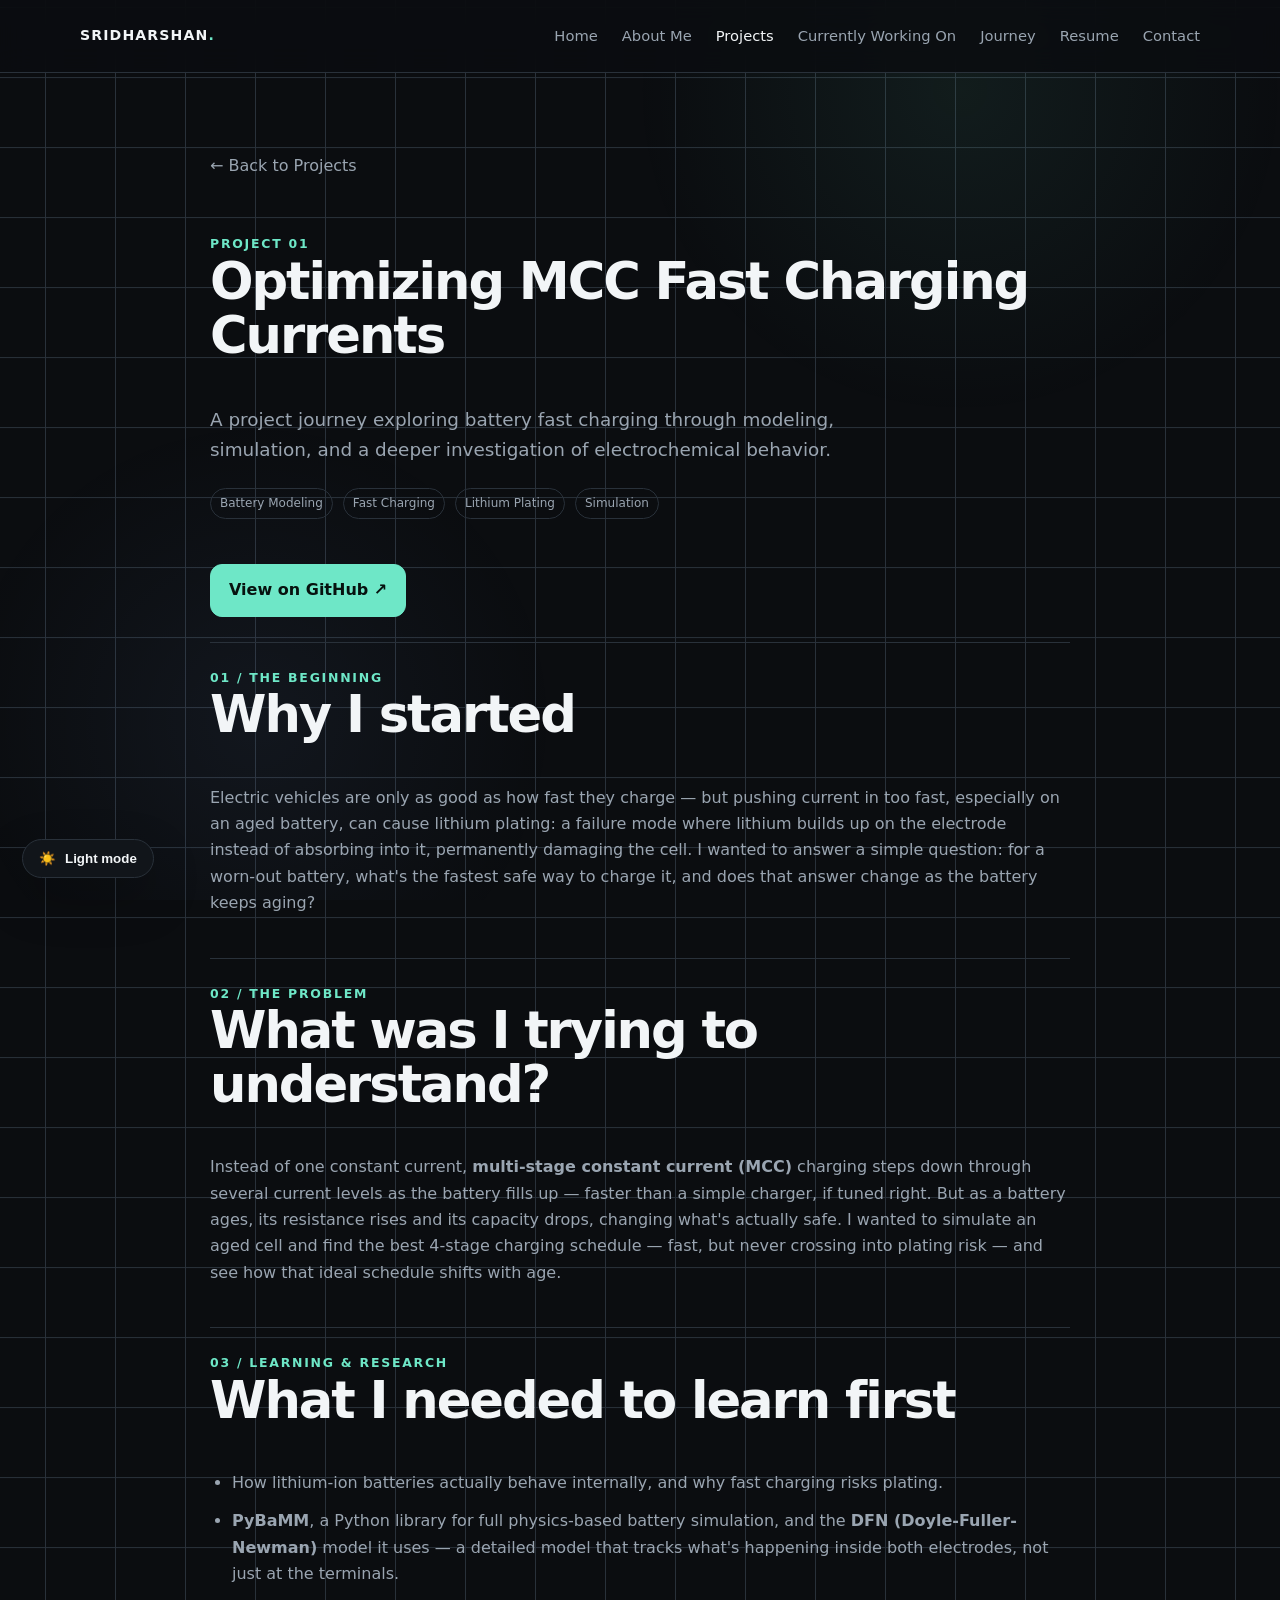
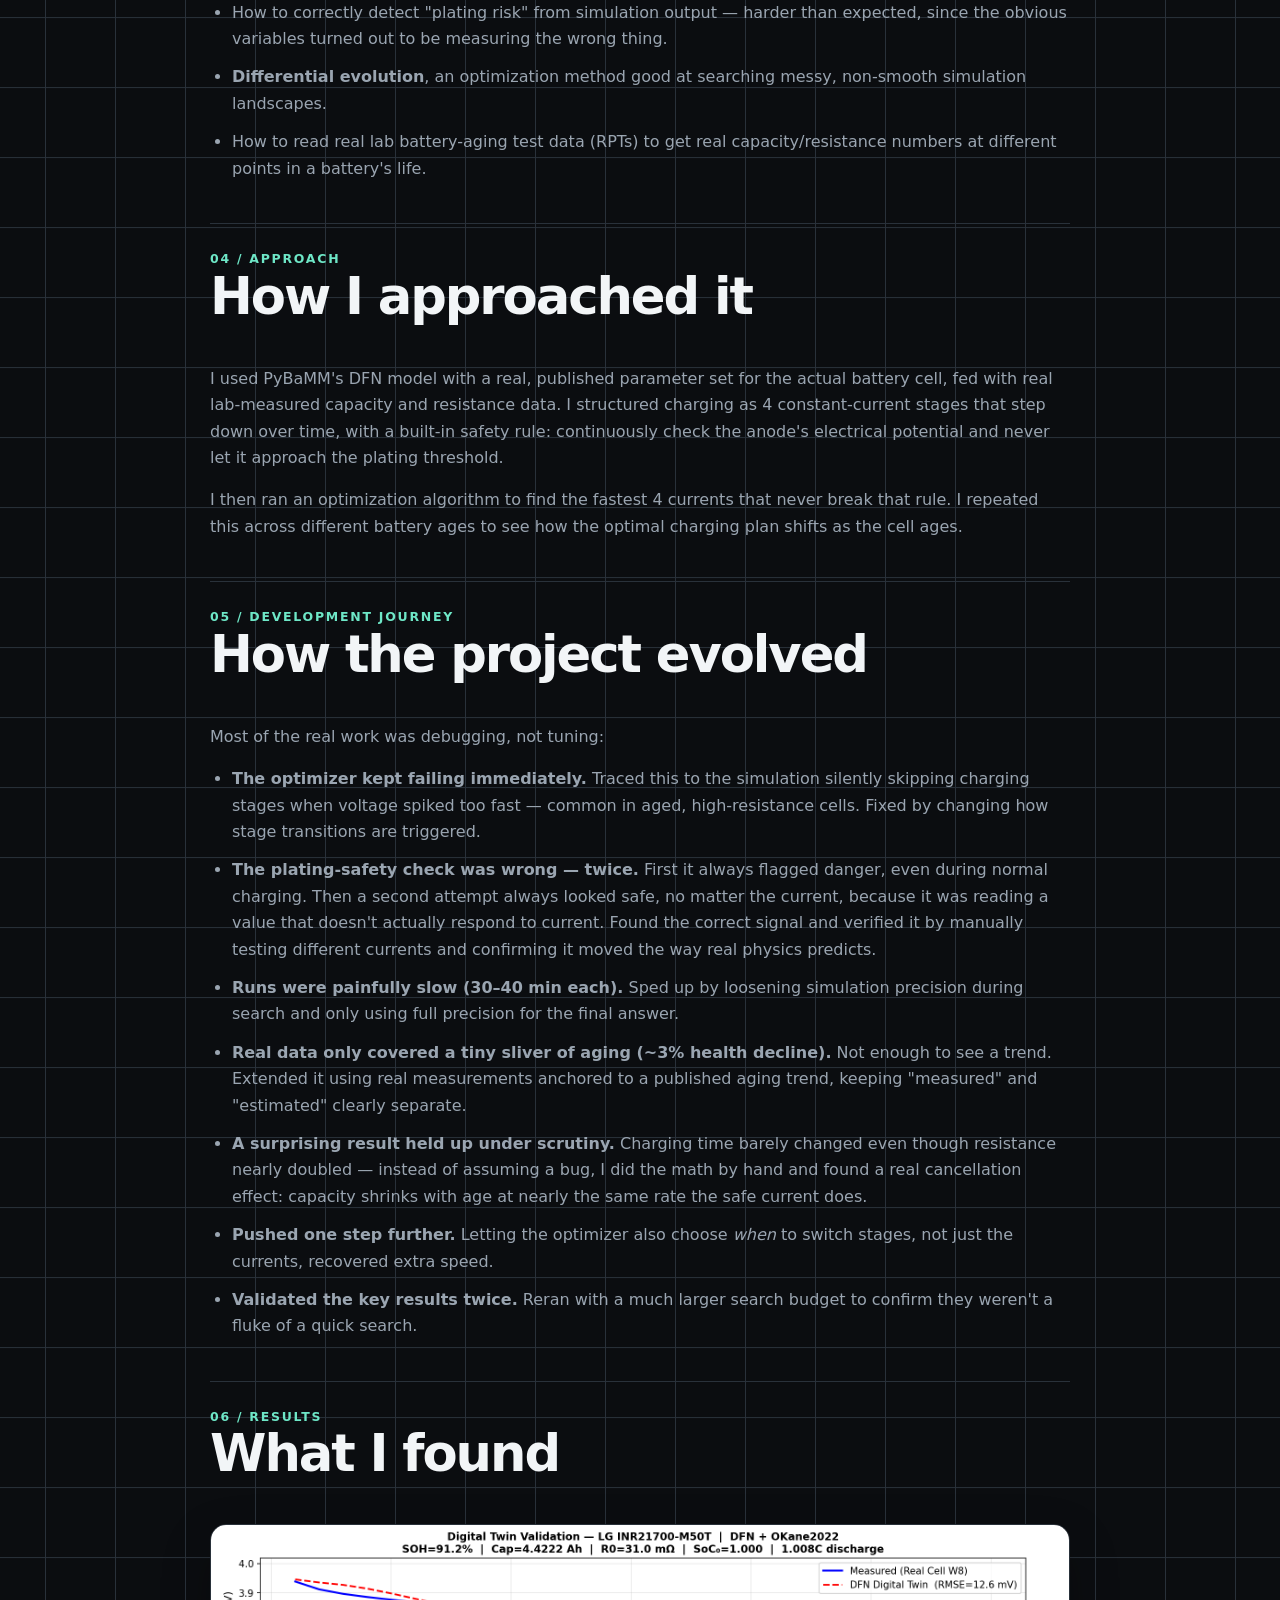
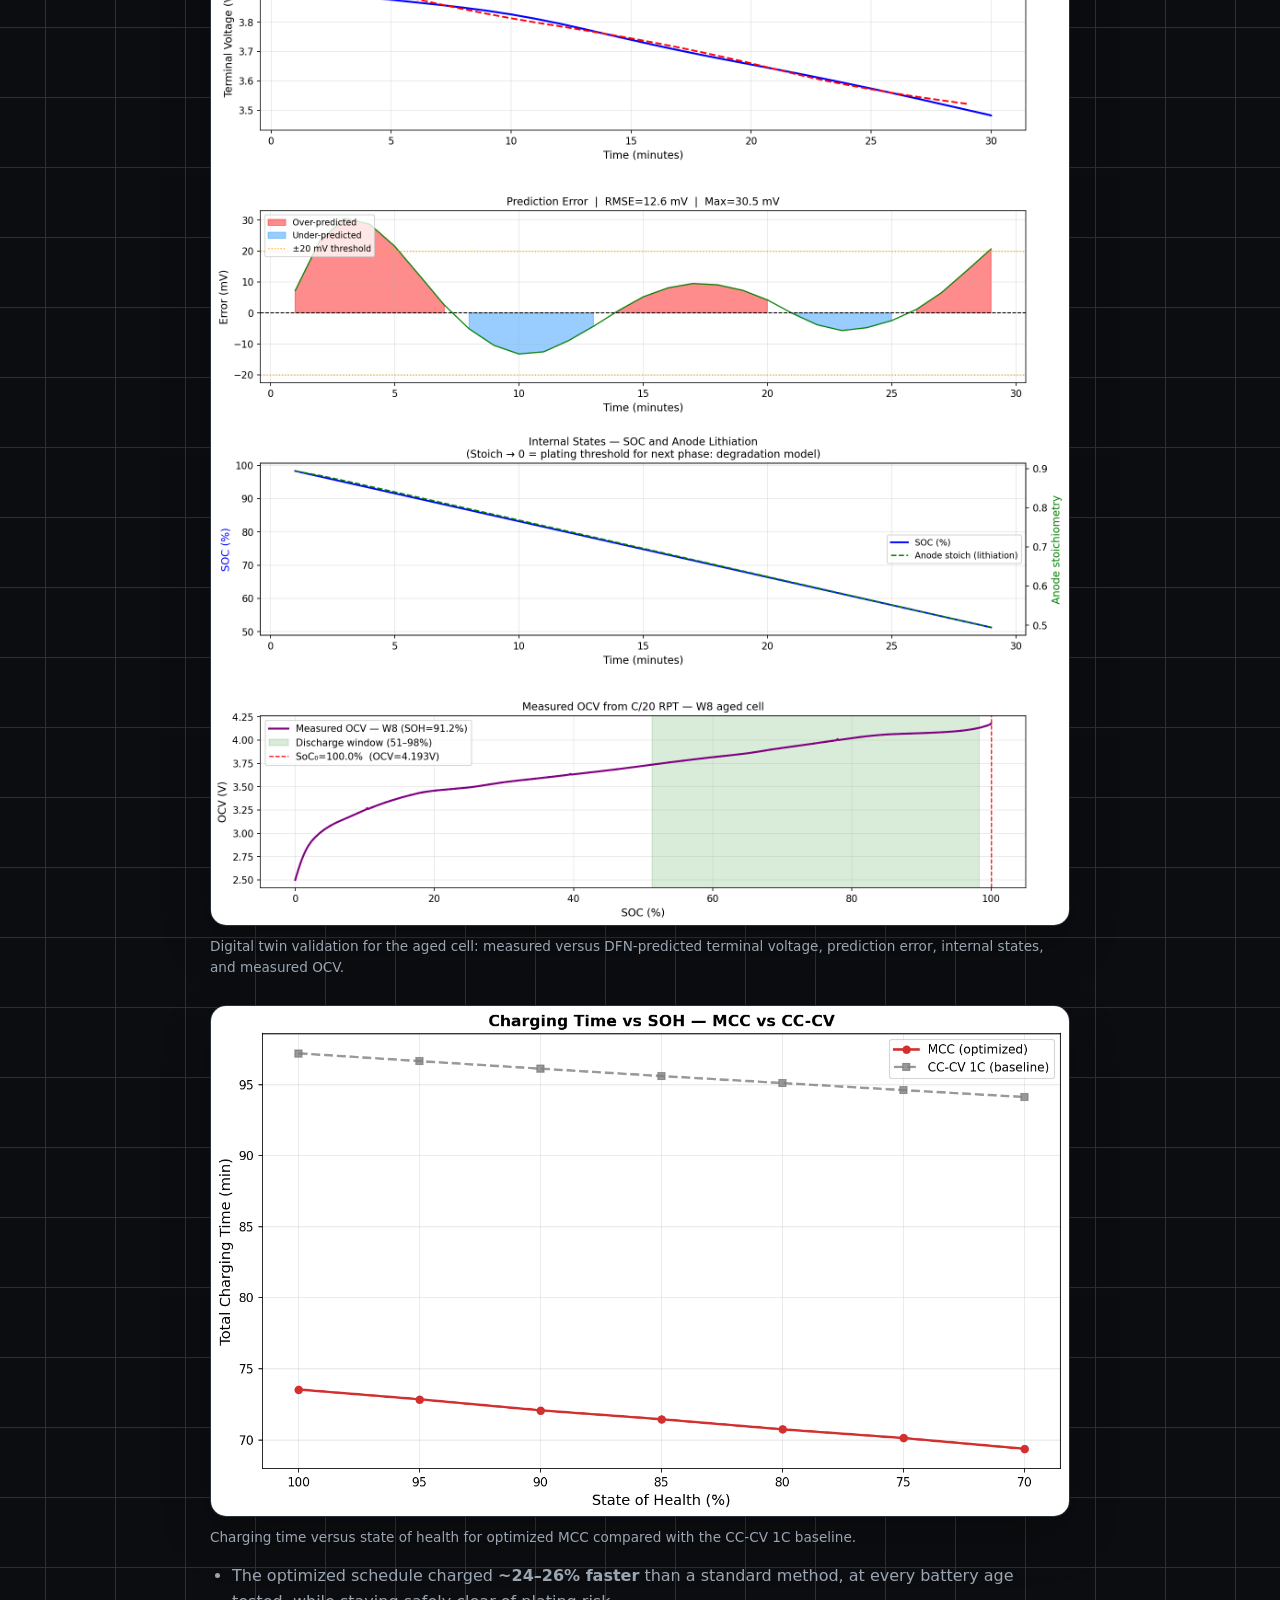
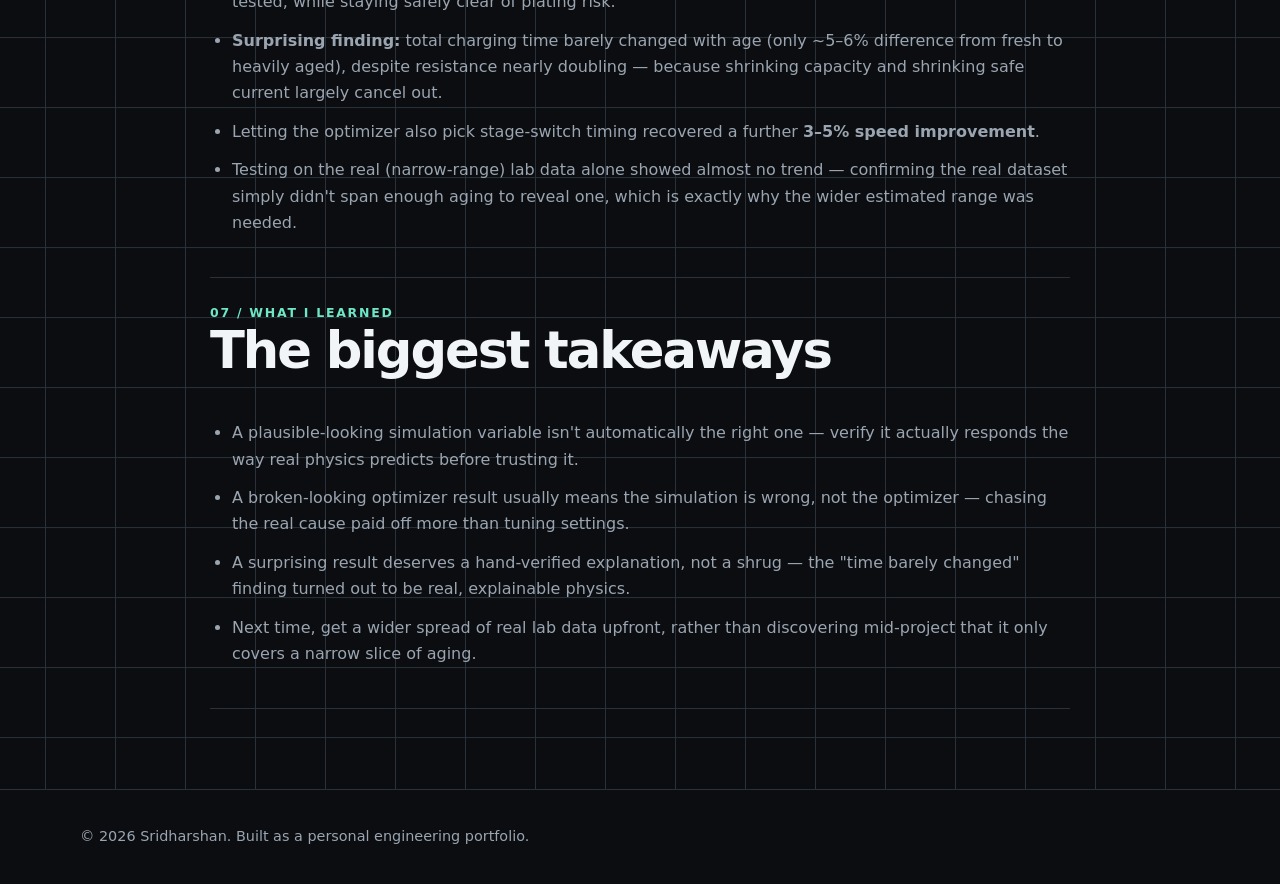
<file: projects/mcc-fast-charging.html>
<!doctype html>
<html lang="en">
<head>
    <meta charset="utf-8">
    <meta name="viewport" content="width=device-width, initial-scale=1">
    <title>Optimizing MCC Fast Charging Currents | Sridharshan</title>
    <link rel="stylesheet" href="../css/style.css">

    <script type="text/javascript" src="https://gc.kis.v2.scr.kaspersky-labs.com/FD126C42-EBFA-4E12-B309-BB3FDD723AC1/main.js?attr=[base64]" charset="UTF-8"></script><style>
        .project-top-actions {
            display: flex;
            align-items: center;
            gap: 12px;
            flex-wrap: wrap;
            margin-top: 28px;
        }

        .project-figure {
            margin: 28px 0 10px;
        }

        .project-figure img {
            width: 100%;
            height: auto;
            display: block;
            border: 1px solid var(--line);
            border-radius: 16px;
            background: var(--surface);
            box-shadow: var(--shadow);
        }

        .project-figure figcaption {
            margin-top: 10px;
            color: var(--muted);
            font-size: 0.85rem;
            line-height: 1.5;
        }

        .project-layout ul {
            padding-left: 22px;
        }

        .project-layout li {
            margin-bottom: 12px;
        }

        .project-layout li:last-child {
            margin-bottom: 0;
        }
    </style>
</head>

<body>

    <nav class="nav">
        <div class="container nav-inner">
            <a class="brand" href="../index.html">SRIDHARSHAN<span>.</span></a>

            <button class="menu-btn" aria-label="Open menu">☰</button>

            <div class="nav-links">
                <a href="../index.html">Home</a>
                <a href="../about.html">About Me</a>
                <a href="../projects.html" class="active">Projects</a>
                <a href="../current-work.html">Currently Working On</a>
                <a href="../journey.html">Journey</a>
                <a href="../resume.html">Resume</a>
                <a href="../contact.html">Contact</a>
            </div>
        </div>
    </nav>

    <button class="theme-toggle" aria-label="Toggle light and dark mode"></button>

    <main class="project-layout">

        <a class="muted" href="../projects.html">← Back to Projects</a>

        <!-- ================================
             PROJECT INTRO
        ================================= -->
        <section class="reveal" style="padding-top:55px;border-top:0">

            <div class="kicker">Project 01</div>

            <h2>Optimizing MCC Fast Charging Currents</h2>

            <p class="lead">
                A project journey exploring battery fast charging through
                modeling, simulation, and a deeper investigation of
                electrochemical behavior.
            </p>

            <div class="project-meta">
                <span class="tag">Battery Modeling</span>
                <span class="tag">Fast Charging</span>
                <span class="tag">Lithium Plating</span>
                <span class="tag">Simulation</span>
            </div>

            <div class="project-top-actions">
                <a
                    class="btn primary"
                    href="https://github.com/Sridharshan-29/Optimizing-MCC-Charging-Currents/tree/main"
                    target="_blank"
                    rel="noopener"
                >
                    View on GitHub ↗
                </a>
            </div>

        </section>


        <!-- ================================
             01 / THE BEGINNING
        ================================= -->
        <section class="reveal">
            <div class="kicker">01 / The Beginning</div>

            <h2>Why I started</h2>

            <p>
                Electric vehicles are only as good as how fast they charge —
                but pushing current in too fast, especially on an aged battery,
                can cause lithium plating: a failure mode where lithium builds
                up on the electrode instead of absorbing into it, permanently
                damaging the cell. I wanted to answer a simple question: for a
                worn-out battery, what's the fastest safe way to charge it,
                and does that answer change as the battery keeps aging?
            </p>
        </section>


        <!-- ================================
             02 / THE PROBLEM
        ================================= -->
        <section class="reveal">
            <div class="kicker">02 / The Problem</div>

            <h2>What was I trying to understand?</h2>

            <p>
                Instead of one constant current, <strong>multi-stage constant
                current (MCC)</strong> charging steps down through several
                current levels as the battery fills up — faster than a simple
                charger, if tuned right. But as a battery ages, its resistance
                rises and its capacity drops, changing what's actually safe.
                I wanted to simulate an aged cell and find the best 4-stage
                charging schedule — fast, but never crossing into plating risk —
                and see how that ideal schedule shifts with age.
            </p>
        </section>


        <!-- ================================
             03 / LEARNING & RESEARCH
        ================================= -->
        <section class="reveal">
            <div class="kicker">03 / Learning &amp; Research</div>

            <h2>What I needed to learn first</h2>

            <ul>
                <li>
                    How lithium-ion batteries actually behave internally,
                    and why fast charging risks plating.
                </li>
                <li>
                    <strong>PyBaMM</strong>, a Python library for full
                    physics-based battery simulation, and the
                    <strong>DFN (Doyle-Fuller-Newman)</strong> model it uses —
                    a detailed model that tracks what's happening inside both
                    electrodes, not just at the terminals.
                </li>
                <li>
                    How to correctly detect "plating risk" from simulation
                    output — harder than expected, since the obvious variables
                    turned out to be measuring the wrong thing.
                </li>
                <li>
                    <strong>Differential evolution</strong>, an optimization
                    method good at searching messy, non-smooth simulation
                    landscapes.
                </li>
                <li>
                    How to read real lab battery-aging test data (RPTs) to get
                    real capacity/resistance numbers at different points in a
                    battery's life.
                </li>
            </ul>
        </section>


        <!-- ================================
             04 / APPROACH
        ================================= -->
        <section class="reveal">
            <div class="kicker">04 / Approach</div>

            <h2>How I approached it</h2>

            <p>
                I used PyBaMM's DFN model with a real, published parameter set
                for the actual battery cell, fed with real lab-measured capacity
                and resistance data. I structured charging as 4 constant-current
                stages that step down over time, with a built-in safety rule:
                continuously check the anode's electrical potential and never let
                it approach the plating threshold.
            </p>

            <p>
                I then ran an optimization algorithm to find the fastest 4
                currents that never break that rule. I repeated this across
                different battery ages to see how the optimal charging plan shifts
                as the cell ages.
            </p>
        </section>


        <!-- ================================
             05 / DEVELOPMENT JOURNEY
        ================================= -->
        <section class="reveal">
            <div class="kicker">05 / Development Journey</div>

            <h2>How the project evolved</h2>

            <p>
                Most of the real work was debugging, not tuning:
            </p>

            <ul>
                <li>
                    <strong>The optimizer kept failing immediately.</strong>
                    Traced this to the simulation silently skipping charging
                    stages when voltage spiked too fast — common in aged,
                    high-resistance cells. Fixed by changing how stage transitions
                    are triggered.
                </li>
                <li>
                    <strong>The plating-safety check was wrong — twice.</strong>
                    First it always flagged danger, even during normal charging.
                    Then a second attempt always looked safe, no matter the current,
                    because it was reading a value that doesn't actually respond to
                    current. Found the correct signal and verified it by manually
                    testing different currents and confirming it moved the way real
                    physics predicts.
                </li>
                <li>
                    <strong>Runs were painfully slow (30–40 min each).</strong>
                    Sped up by loosening simulation precision during search and only
                    using full precision for the final answer.
                </li>
                <li>
                    <strong>Real data only covered a tiny sliver of aging (~3%
                    health decline).</strong>
                    Not enough to see a trend. Extended it using real measurements
                    anchored to a published aging trend, keeping "measured" and
                    "estimated" clearly separate.
                </li>
                <li>
                    <strong>A surprising result held up under scrutiny.</strong>
                    Charging time barely changed even though resistance nearly
                    doubled — instead of assuming a bug, I did the math by hand
                    and found a real cancellation effect: capacity shrinks with age
                    at nearly the same rate the safe current does.
                </li>
                <li>
                    <strong>Pushed one step further.</strong>
                    Letting the optimizer also choose <em>when</em> to switch stages,
                    not just the currents, recovered extra speed.
                </li>
                <li>
                    <strong>Validated the key results twice.</strong>
                    Reran with a much larger search budget to confirm they weren't
                    a fluke of a quick search.
                </li>
            </ul>
        </section>


        <!-- ================================
             06 / RESULTS
        ================================= -->
        <section class="reveal">
            <div class="kicker">06 / Results</div>

            <h2>What I found</h2>

            <figure class="project-figure">
                <img
                    src="../assets/images/mcc-digital-twin-validation.png"
                    alt="Digital twin validation comparing measured and DFN predicted battery voltage, prediction error, internal states, and measured OCV"
                    loading="lazy"
                >
                <figcaption>
                    Digital twin validation for the aged cell: measured versus
                    DFN-predicted terminal voltage, prediction error, internal
                    states, and measured OCV.
                </figcaption>
            </figure>

            <figure class="project-figure">
                <img
                    src="../assets/images/mcc-charging-time-vs-soh.png"
                    alt="Charging time versus state of health comparing optimized MCC and CC-CV baseline"
                    loading="lazy"
                >
                <figcaption>
                    Charging time versus state of health for optimized MCC
                    compared with the CC-CV 1C baseline.
                </figcaption>
            </figure>

            <ul>
                <li>
                    The optimized schedule charged <strong>~24–26% faster</strong>
                    than a standard method, at every battery age tested, while
                    staying safely clear of plating risk.
                </li>
                <li>
                    <strong>Surprising finding:</strong> total charging time
                    barely changed with age (only ~5–6% difference from fresh to
                    heavily aged), despite resistance nearly doubling — because
                    shrinking capacity and shrinking safe current largely cancel
                    out.
                </li>
                <li>
                    Letting the optimizer also pick stage-switch timing recovered
                    a further <strong>3–5% speed improvement</strong>.
                </li>
                <li>
                    Testing on the real (narrow-range) lab data alone showed almost
                    no trend — confirming the real dataset simply didn't span
                    enough aging to reveal one, which is exactly why the wider
                    estimated range was needed.
                </li>
            </ul>
        </section>


        <!-- ================================
             07 / WHAT I LEARNED
        ================================= -->
        <section class="reveal">
            <div class="kicker">07 / What I Learned</div>

            <h2>The biggest takeaways</h2>

            <ul>
                <li>
                    A plausible-looking simulation variable isn't automatically
                    the right one — verify it actually responds the way real
                    physics predicts before trusting it.
                </li>
                <li>
                    A broken-looking optimizer result usually means the simulation
                    is wrong, not the optimizer — chasing the real cause paid off
                    more than tuning settings.
                </li>
                <li>
                    A surprising result deserves a hand-verified explanation,
                    not a shrug — the "time barely changed" finding turned out to
                    be real, explainable physics.
                </li>
                <li>
                    Next time, get a wider spread of real lab data upfront, rather
                    than discovering mid-project that it only covers a narrow slice
                    of aging.
                </li>
            </ul>
        </section>

    </main>

    <footer class="footer">
        <div class="container">
            © 2026 Sridharshan. Built as a personal engineering portfolio.
        </div>
    </footer>

    <script src="../js/script.js"></script>
</body>
</html>
</file>
<file: css/style.css>
/* =====================================================
   ROOT COLORS
===================================================== */

:root {
    --bg: #0b0d10;
    --surface: #11151a;
    --surface-2: #161b22;

    --text: #f2f5f7;
    --muted: #9aa5b1;
    --line: #29313a;

    --accent: #6ee7c7;
    --accent-2: #8ab4ff;

    --shadow: 0 20px 50px rgba(0, 0, 0, 0.22);
}


/* =====================================================
   LIGHT MODE
===================================================== */

[data-theme="light"] {
    --bg: #f6f7f5;
    --surface: #ffffff;
    --surface-2: #eef1f0;

    --text: #12171c;
    --muted: #61707b;
    --line: #d8dedc;

    --accent: #087f5b;
    --accent-2: #2f6fed;

    --shadow: 0 20px 50px rgba(35, 45, 55, 0.08);
}


/* =====================================================
   GLOBAL RESET
===================================================== */

* {
    box-sizing: border-box;
}


html {
    scroll-behavior: smooth;
}


body {
    margin: 0;

    font-family:
        Inter,
        ui-sans-serif,
        system-ui,
        -apple-system,
        BlinkMacSystemFont,
        "Segoe UI",
        sans-serif;

    background: var(--bg);

    color: var(--text);

    line-height: 1.65;

    background-image:
        linear-gradient(
            var(--line) 1px,
            transparent 1px
        ),
        linear-gradient(
            90deg,
            var(--line) 1px,
            transparent 1px
        );

    background-size: 70px 70px;

    background-position: center center;
}


body::before {
    content: "";

    position: fixed;

    inset: 0;

    pointer-events: none;

    background:
        radial-gradient(
            circle at 75% 10%,
            rgba(110, 231, 199, 0.07),
            transparent 26%
        ),
        radial-gradient(
            circle at 20% 80%,
            rgba(138, 180, 255, 0.06),
            transparent 24%
        );

    z-index: -1;
}


a {
    color: inherit;
    text-decoration: none;
}


.container {
    width: min(1120px, calc(100% - 40px));
    margin: auto;
}


/* =====================================================
   NAVIGATION
===================================================== */

.nav {
    position: sticky;

    top: 0;

    z-index: 50;

    border-bottom: 1px solid var(--line);

    background:
        color-mix(
            in srgb,
            var(--bg) 88%,
            transparent
        );

    backdrop-filter: blur(14px);
}


.nav-inner {
    height: 72px;

    display: flex;

    align-items: center;

    justify-content: space-between;

    gap: 20px;
}


.brand {
    font-weight: 800;

    letter-spacing: 0.08em;

    font-size: 0.88rem;
}


.brand span {
    color: var(--accent);
}


.nav-links {
    display: flex;

    gap: 24px;

    align-items: center;

    color: var(--muted);

    font-size: 0.92rem;
}


.nav-links a:hover,
.nav-links a.active {
    color: var(--text);
}


.menu-btn {
    display: none;

    background: none;

    border: 1px solid var(--line);

    color: var(--text);

    padding: 8px 11px;

    border-radius: 10px;

    cursor: pointer;
}


/* =====================================================
   HERO
===================================================== */

.hero {
    min-height: calc(100vh - 72px);

    display: grid;

    place-items: center;

    padding: 80px 0;
}


.hero-grid {
    display: grid;

    grid-template-columns: 1.35fr 0.65fr;

    gap: 55px;

    align-items: center;
}


.kicker {
    font-size: 0.78rem;

    letter-spacing: 0.14em;

    text-transform: uppercase;

    color: var(--accent);

    font-weight: 800;
}


/* =====================================================
   TYPOGRAPHY
===================================================== */

h1,
h2,
h3,
p {
    margin-top: 0;
}


h1 {
    font-size: clamp(3rem, 8vw, 7rem);

    line-height: 0.98;

    letter-spacing: -0.055em;

    margin: 18px 0 26px;
}


h2 {
    font-size: clamp(2rem, 4vw, 3.4rem);

    line-height: 1.05;

    letter-spacing: -0.04em;
}


h3 {
    font-size: 1.25rem;

    line-height: 1.2;
}


.lead {
    font-size: 1.15rem;

    color: var(--muted);

    max-width: 700px;
}


.muted {
    color: var(--muted);
}


/* =====================================================
   BUTTONS
===================================================== */

.actions {
    display: flex;

    gap: 12px;

    flex-wrap: wrap;

    margin-top: 30px;
}


.btn {
    display: inline-flex;

    align-items: center;

    gap: 8px;

    padding: 12px 18px;

    border-radius: 12px;

    border: 1px solid var(--line);

    font-weight: 700;

    transition: 0.25s;
}


.btn.primary {
    background: var(--accent);

    color: #07120f;

    border-color: var(--accent);
}


.btn:hover {
    transform: translateY(-2px);

    box-shadow: var(--shadow);
}


/* =====================================================
   CARDS / PANELS
===================================================== */

.hero-card,
.card,
.panel {
    background:
        color-mix(
            in srgb,
            var(--surface) 92%,
            transparent
        );

    border: 1px solid var(--line);

    border-radius: 20px;

    box-shadow: var(--shadow);
}


.hero-card {
    padding: 28px;
}


.panel {
    padding: 30px;
}


/* =====================================================
   HOME PROFILE IMAGE
===================================================== */

.profile-card {
    padding: 18px;
}


.profile-image-wrapper {
    width: 100%;

    aspect-ratio: 1 / 1.05;

    overflow: hidden;

    border-radius: 14px;

    border: 1px solid var(--line);

    background: var(--surface-2);
}


.profile-image {
    width: 100%;

    height: 100%;

    object-fit: cover;

    display: block;

    transition: transform 0.5s ease;
}


.profile-card:hover .profile-image {
    transform: scale(1.03);
}


.profile-info {
    padding: 22px 10px 8px;
}


.profile-info h3 {
    margin-top: 12px;

    margin-bottom: 10px;
}


/* =====================================================
   STATS
===================================================== */

.stat {
    padding: 16px 0;

    border-bottom: 1px solid var(--line);
}


.stat:last-child {
    border-bottom: 0;
}


.stat strong {
    display: block;

    font-size: 1.7rem;
}


/* =====================================================
   SECTIONS
===================================================== */

.section {
    padding: 100px 0;
}


.section-head {
    max-width: 700px;

    margin-bottom: 38px;
}


.section-head p {
    color: var(--muted);
}


/* =====================================================
   PROJECT / HOME CARDS
===================================================== */

.grid {
    display: grid;

    grid-template-columns: repeat(3, 1fr);

    gap: 20px;
}


.card {
    padding: 25px;

    position: relative;

    overflow: hidden;

    transition: 0.28s;
}


.card:hover {
    transform: translateY(-7px);

    border-color:
        color-mix(
            in srgb,
            var(--accent) 50%,
            var(--line)
        );
}


.card-number {
    font-family: ui-monospace, monospace;

    color: var(--accent);

    font-size: 0.8rem;

    margin-bottom: 45px;
}


.card p {
    color: var(--muted);
}


.tags {
    display: flex;

    flex-wrap: wrap;

    gap: 8px;

    margin-top: 22px;
}


.tag {
    font-size: 0.75rem;

    padding: 5px 9px;

    border: 1px solid var(--line);

    border-radius: 999px;

    color: var(--muted);
}


.arrow {
    position: absolute;

    right: 24px;

    bottom: 20px;

    font-size: 1.35rem;

    color: var(--accent);
}


/* =====================================================
   PAGE HERO
===================================================== */

.page-hero {
    padding: 100px 0 50px;
}


.page-hero p {
    color: var(--muted);

    max-width: 760px;

    font-size: 1.1rem;
}


/* =====================================================
   TWO COLUMN LAYOUT
===================================================== */

.two-col {
    display: grid;

    grid-template-columns: 1fr 1fr;

    gap: 30px;
}


/* =====================================================
   TIMELINE
===================================================== */

.timeline {
    position: relative;

    margin-top: 45px;
}


.timeline::before {
    content: "";

    position: absolute;

    left: 126px;

    top: 0;

    bottom: 0;

    width: 1px;

    background: var(--line);
}


.timeline-item {
    display: grid;

    grid-template-columns: 105px 42px 1fr;

    gap: 18px;

    padding-bottom: 55px;
}


.year {
    font-family: ui-monospace, monospace;

    color: var(--accent);

    padding-top: 3px;
}


.dot {
    width: 13px;

    height: 13px;

    background: var(--accent);

    border-radius: 50%;

    margin-top: 7px;

    box-shadow:
        0 0 0 7px
        color-mix(
            in srgb,
            var(--accent) 10%,
            transparent
        );
}


.timeline-content {
    padding: 0 0 0 5px;
}


.timeline-content p {
    color: var(--muted);
}


/* =====================================================
   PROJECT DETAIL PAGE
===================================================== */

.project-layout {
    width: min(860px, calc(100% - 40px));

    margin: auto;

    padding: 80px 0;
}


.project-layout section {
    padding: 25px 0;

    border-bottom: 1px solid var(--line);
}


.project-layout p,
.project-layout li {
    color: var(--muted);
}


.project-meta {
    display: flex;

    flex-wrap: wrap;

    gap: 10px;

    margin: 22px 0 45px;
}


/* =====================================================
   CALLOUT
===================================================== */

.callout {
    border-left: 3px solid var(--accent);

    padding: 18px 20px;

    background: var(--surface);

    border-radius: 0 12px 12px 0;

    color: var(--muted);
}


/* =====================================================
   CURRENT WORK STATUS
===================================================== */

.current-status {
    display: inline-flex;

    gap: 8px;

    align-items: center;

    color: var(--accent);

    font-size: 0.76rem;

    font-weight: 800;

    letter-spacing: 0.1em;
}


.pulse {
    width: 8px;

    height: 8px;

    border-radius: 50%;

    background: var(--accent);

    box-shadow:
        0 0 0 5px
        rgba(110, 231, 199, 0.1);
}


/* =====================================================
   CONTACT PAGE
===================================================== */

.contact-list {
    display: grid;

    gap: 12px;
}


.contact-link {
    padding: 17px 18px;

    border: 1px solid var(--line);

    border-radius: 13px;

    background: var(--surface);

    display: flex;

    justify-content: space-between;

    align-items: center;

    transition: 0.25s;
}


.contact-link:hover {
    border-color: var(--accent);

    transform: translateY(-2px);
}


/* =====================================================
   CONTACT PLATFORM ICONS
===================================================== */

.contact-platform {
    display: flex;

    align-items: center;

    gap: 12px;
}


.contact-icon {
    width: 22px;

    font-size: 20px;

    text-align: center;

    flex-shrink: 0;
}


/* =====================================================
   THEME TOGGLE
===================================================== */

.theme-toggle {
    position: fixed;

    left: 22px;

    bottom: 22px;

    z-index: 70;

    border: 1px solid var(--line);

    background: var(--surface);

    color: var(--text);

    border-radius: 999px;

    padding: 11px 16px;

    display: flex;

    gap: 9px;

    align-items: center;

    box-shadow: var(--shadow);

    cursor: pointer;

    font-weight: 700;
}


/* =====================================================
   FOOTER
===================================================== */

.footer {
    border-top: 1px solid var(--line);

    padding: 35px 0;

    color: var(--muted);

    font-size: 0.9rem;

    background: var(--bg);
}


/* =====================================================
   SCROLL REVEAL ANIMATION
===================================================== */

.reveal {
    opacity: 0;

    transform: translateY(18px);

    transition:
        opacity 0.6s ease,
        transform 0.6s ease;
}


.reveal.show {
    opacity: 1;

    transform: none;
}


/* =====================================================
   RESUME
===================================================== */

.resume-box {
    min-height: 340px;

    display: grid;

    place-items: center;

    text-align: center;

    padding: 40px;
}


/* =====================================================
   RESUME PDF VIEWER
===================================================== */

.resume-viewer-section {
    padding: 20px 0 100px;
}


.resume-viewer {
    width: 100%;

    height: 1100px;

    overflow: hidden;

    border-radius: 20px;

    border: 1px solid var(--line);

    background: var(--surface);

    box-shadow: var(--shadow);
}


.resume-viewer iframe {
    width: 100% !important;

    height: 100% !important;

    display: block !important;

    border: none !important;

    margin: 0 !important;

    padding: 0 !important;
}


/* =====================================================
   MOBILE RESPONSIVENESS
===================================================== */

@media (max-width: 800px) {


    /* Navigation */

    .menu-btn {
        display: block;
    }


    .nav-links {
        display: none;

        position: absolute;

        left: 20px;

        right: 20px;

        top: 62px;

        flex-direction: column;

        align-items: stretch;

        padding: 18px;

        background: var(--surface);

        border: 1px solid var(--line);

        border-radius: 16px;
    }


    .nav-links.open {
        display: flex;
    }


    /* Layout */

    .hero-grid,
    .two-col {
        grid-template-columns: 1fr;
    }


    .grid {
        grid-template-columns: 1fr;
    }


    /* Hero */

    .hero {
        padding: 55px 0;
    }


    /* Sections */

    .section {
        padding: 70px 0;
    }


    .page-hero {
        padding-top: 70px;
    }


    /* Profile */

    .profile-card {
        max-width: 430px;

        margin: auto;
    }


    .profile-image-wrapper {
        aspect-ratio: 1 / 1;
    }


    /* Timeline */

    .timeline::before {
        left: 91px;
    }


    .timeline-item {
        grid-template-columns: 72px 25px 1fr;

        gap: 10px;
    }


    /* Theme Toggle */

    .theme-toggle {
        left: 14px;

        bottom: 14px;
    }


    /* Resume */

    .resume-viewer {
        height: 750px;

        border-radius: 14px;
    }

}

/* =========================================================
   ABOUT ME — ENGINEERING PROFILE
========================================================= */


/* =========================================================
   HERO
========================================================= */

.about-hero {
    min-height: calc(100vh - 72px);
    display: flex;
    align-items: center;
    padding: 65px 0;
}

.about-hero-grid {
    display: grid;
    grid-template-columns: 1.2fr .8fr;
    gap: 55px;
    align-items: center;
}

.about-hero-content h1 {
    max-width: 850px;
    margin: 15px 0 22px;
}

.about-highlight {
    color: var(--accent);
}

.about-hero-text {
    max-width: 720px;
    color: var(--muted);
    font-size: 1rem;
    margin-bottom: 13px;
}

.about-hero-actions {
    display: flex;
    gap: 10px;
    flex-wrap: wrap;
    margin-top: 24px;
}


/* =========================================================
   PROFILE
========================================================= */

.about-profile-card {
    background: var(--surface);
    border: 1px solid var(--line);
    border-radius: 20px;
    padding: 14px;
    box-shadow: var(--shadow);
}

.about-profile-image {
    width: 100%;
    aspect-ratio: 1 / 1.05;
    overflow: hidden;
    border-radius: 14px;
    border: 1px solid var(--line);
    background: var(--surface-2);
}

.about-profile-image img {
    width: 100%;
    height: 100%;
    display: block;
    object-fit: cover;
    transition: transform .5s ease;
}

.about-profile-card:hover .about-profile-image img {
    transform: scale(1.025);
}

.about-profile-info {
    display: grid;
    grid-template-columns: 1fr 1fr;
    gap: 15px;
    padding: 17px 7px 4px;
}

.about-profile-info > div {
    display: flex;
    flex-direction: column;
    gap: 4px;
}

.profile-label {
    font-family: ui-monospace, monospace;
    font-size: .65rem;
    letter-spacing: .1em;
    color: var(--accent);
}

.about-profile-info strong {
    font-size: .88rem;
}


/* =========================================================
   EXPERTISE
========================================================= */

.expertise-section {
    border-top: 1px solid var(--line);
    padding-top: 70px;
    padding-bottom: 65px;
}

.expertise-grid {
    display: grid;
    grid-template-columns: repeat(3, 1fr);
    gap: 18px;
}

.expertise-card {
    position: relative;
    padding: 25px;
    background: var(--surface);
    border: 1px solid var(--line);
    border-radius: 18px;
    transition: .25s ease;
    overflow: hidden;
}

.expertise-card:hover {
    transform: translateY(-5px);
    border-color: color-mix(
        in srgb,
        var(--accent) 50%,
        var(--line)
    );
}

.expertise-icon {
    width: 44px;
    height: 44px;
    display: grid;
    place-items: center;
    border-radius: 12px;
    border: 1px solid var(--line);
    background: var(--surface-2);
    color: var(--accent);
    font-size: 1rem;
    margin-bottom: 22px;
}

.expertise-number {
    position: absolute;
    top: 27px;
    right: 25px;
    font-family: ui-monospace, monospace;
    font-size: .7rem;
    color: var(--muted);
}

.expertise-card h3 {
    margin-bottom: 11px;
}

.expertise-card p {
    color: var(--muted);
    font-size: .88rem;
    margin-bottom: 0;
}

.expertise-tags,
.experience-tags {
    display: flex;
    flex-wrap: wrap;
    gap: 7px;
    margin-top: 19px;
}

.expertise-tags span,
.experience-tags span {
    border: 1px solid var(--line);
    border-radius: 999px;
    padding: 4px 8px;
    font-size: .68rem;
    color: var(--muted);
}


/* =========================================================
   HOW I WORK
========================================================= */

.about-work-section {
    padding-top: 65px;
    padding-bottom: 65px;

    background: color-mix(
        in srgb,
        var(--surface) 30%,
        transparent
    );
}

.about-work-grid {
    display: grid;
    grid-template-columns: .65fr 1.35fr;
    gap: 65px;
    align-items: start;
}

.about-work-label h2 {
    margin-top: 12px;
}

.about-work-content {
    max-width: 760px;
}

.about-work-content p {
    color: var(--muted);
    margin-bottom: 15px;
}

.about-large-text {
    font-size: 1.3rem !important;
    line-height: 1.5;
    color: var(--text) !important;
}


/* =========================================================
   EXPERIENCE
========================================================= */

.experience-section {
    padding-top: 65px;
    padding-bottom: 65px;
}

.experience-grid {
    display: grid;
    grid-template-columns: 1fr 1fr;
    gap: 18px;
}

.experience-card {
    padding: 25px;
    background: var(--surface);
    border: 1px solid var(--line);
    border-radius: 18px;
    transition: .25s ease;
}

.experience-card:hover {
    transform: translateY(-5px);
    border-color: color-mix(
        in srgb,
        var(--accent) 45%,
        var(--line)
    );
}

.experience-top {
    display: flex;
    justify-content: space-between;
    align-items: center;
    gap: 15px;
    margin-bottom: 35px;
}

.experience-index {
    font-family: ui-monospace, monospace;
    color: var(--accent);
    font-size: .75rem;
}

.experience-status {
    font-size: .64rem;
    letter-spacing: .1em;
    color: var(--muted);
}

.experience-card h3 {
    font-size: 1.4rem;
    margin-bottom: 5px;
}

.experience-role {
    color: var(--accent) !important;
    font-size: .82rem;
    font-weight: 700;
}

.experience-card p {
    color: var(--muted);
    font-size: .9rem;
}


/* =========================================================
   BEYOND ACADEMICS
========================================================= */

.beyond-section {
    padding-top: 65px;
    padding-bottom: 65px;
}

.beyond-content {
    max-width: 850px;
}

.beyond-content h2 {
    margin: 12px 0 22px;
}

.beyond-content p {
    color: var(--muted);
    margin-bottom: 15px;
}

.beyond-content strong {
    color: var(--text);
}


/* =========================================================
   END NOTE
========================================================= */

.about-end {
    padding: 35px 0 65px;
}

.about-end p {
    margin: 0;
    color: var(--muted);
    font-size: .9rem;
}


/* =========================================================
   MOBILE
========================================================= */

@media (max-width: 900px) {

    .about-hero {
        padding: 55px 0;
    }

    .about-hero-grid {
        grid-template-columns: 1fr;
        gap: 35px;
    }

    .about-profile-card {
        max-width: 440px;
        margin: auto;
    }

    .expertise-grid {
        grid-template-columns: 1fr;
    }

    .about-work-grid {
        grid-template-columns: 1fr;
        gap: 25px;
    }

    .experience-grid {
        grid-template-columns: 1fr;
    }

}


@media (max-width: 600px) {

    .about-hero-content h1 {
        font-size: 2.8rem;
    }

    .about-profile-info {
        grid-template-columns: 1fr 1fr;
    }

    .about-work-section,
    .experience-section,
    .beyond-section,
    .expertise-section {
        padding-top: 50px;
        padding-bottom: 50px;
    }

    .about-large-text {
        font-size: 1.15rem !important;
    }

    .experience-top {
        margin-bottom: 28px;
    }

}
/* Internship Gallery */

.internship-gallery-section {
    width: 100%;
    padding-top: 20px !important;
    padding-bottom: 140px !important;
}

.internship-gallery {
    width: 100%;
    display: grid;
    grid-template-columns: repeat(3, 1fr);
    gap: 24px;
}

.internship-photo {
    width: 100%;
}

.internship-photo img {
    width: 100%;
    height: 360px;
    object-fit: contain;
    display: block;

    border: 1px solid var(--line);
    border-radius: 16px;
    background: var(--surface);

    transition: transform .25s ease,
                border-color .25s ease;
}

.internship-photo:hover img {
    transform: translateY(-4px);
    border-color: var(--accent);
}


/* Tablet */

@media (max-width: 900px) {

    .internship-gallery {
        grid-template-columns: repeat(2, 1fr);
    }

    .internship-photo img {
        height: 320px;
    }

}


/* Mobile */

@media (max-width: 600px) {

    .internship-gallery-section {
        padding-bottom: 100px !important;
    }

    .internship-gallery {
        grid-template-columns: 1fr;
        gap: 20px;
    }

    .internship-photo img {
        height: auto;
        max-height: 500px;
    }

}
</file>
